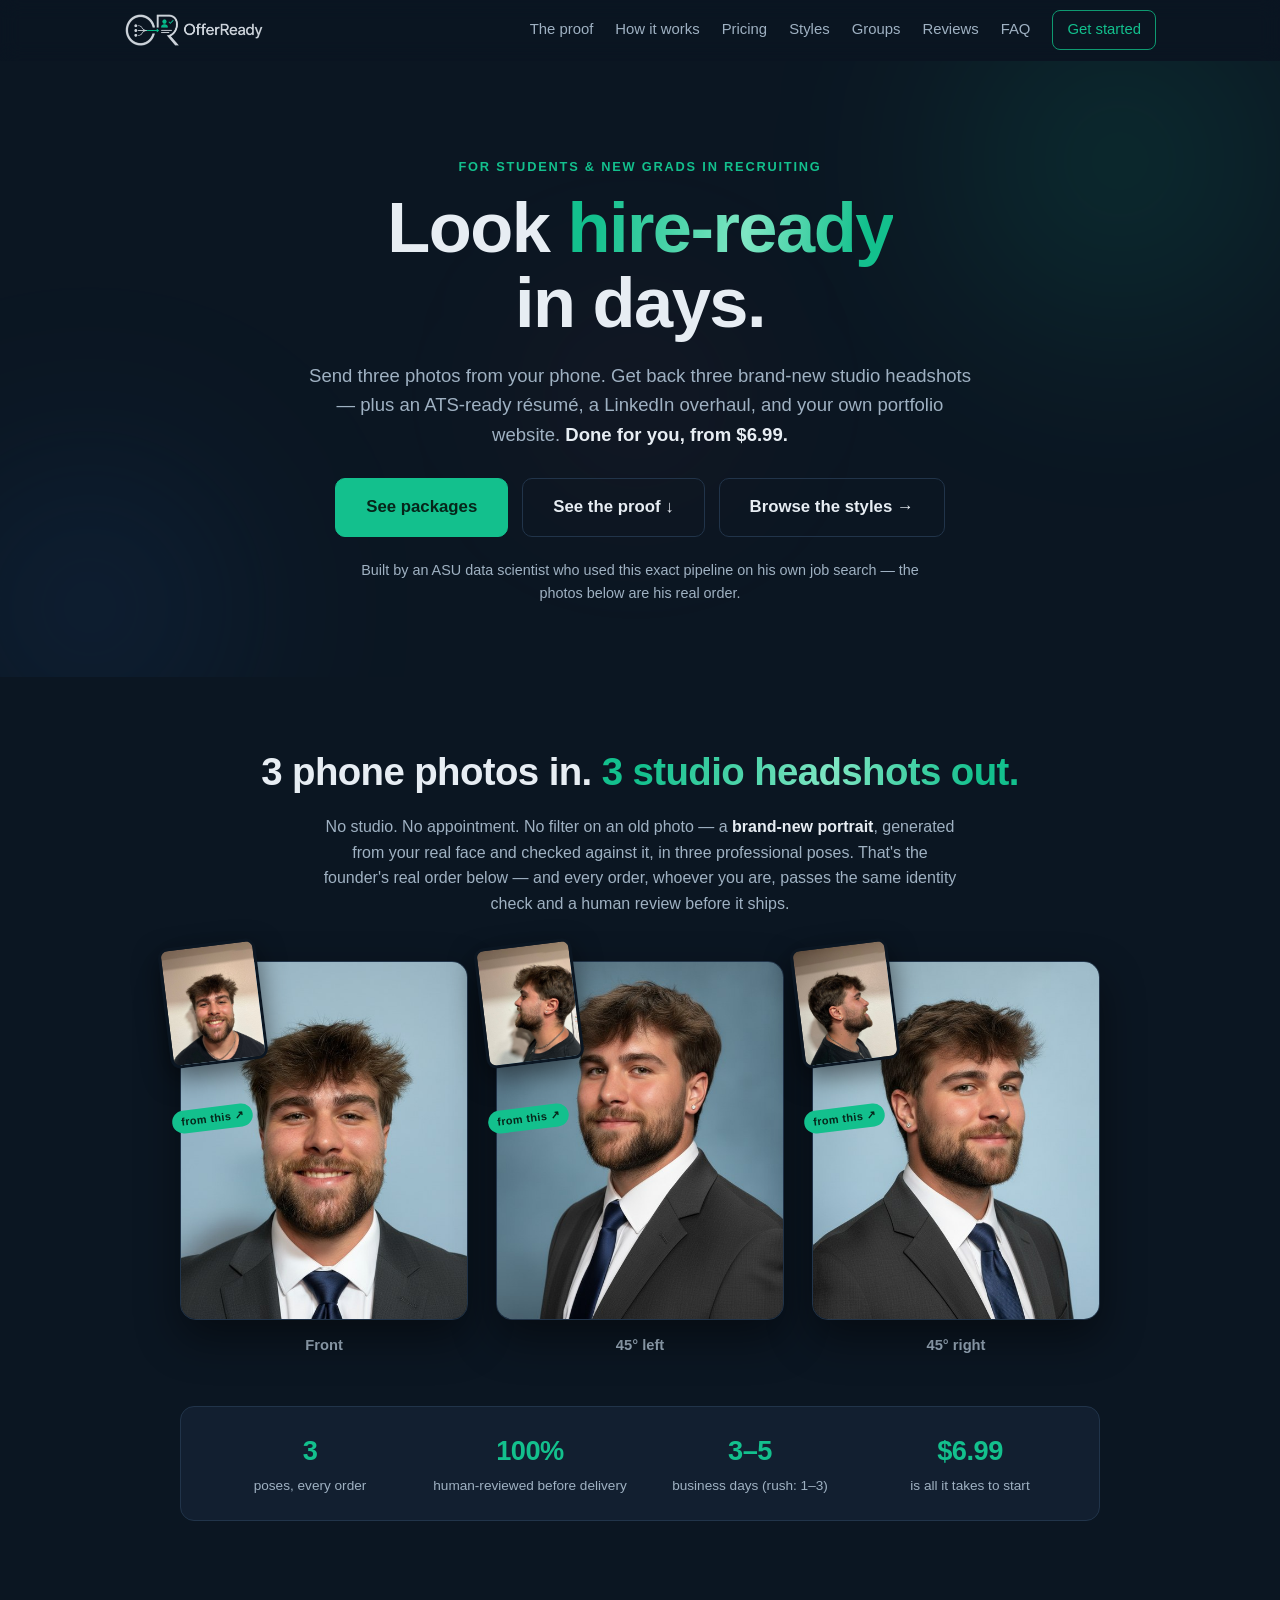
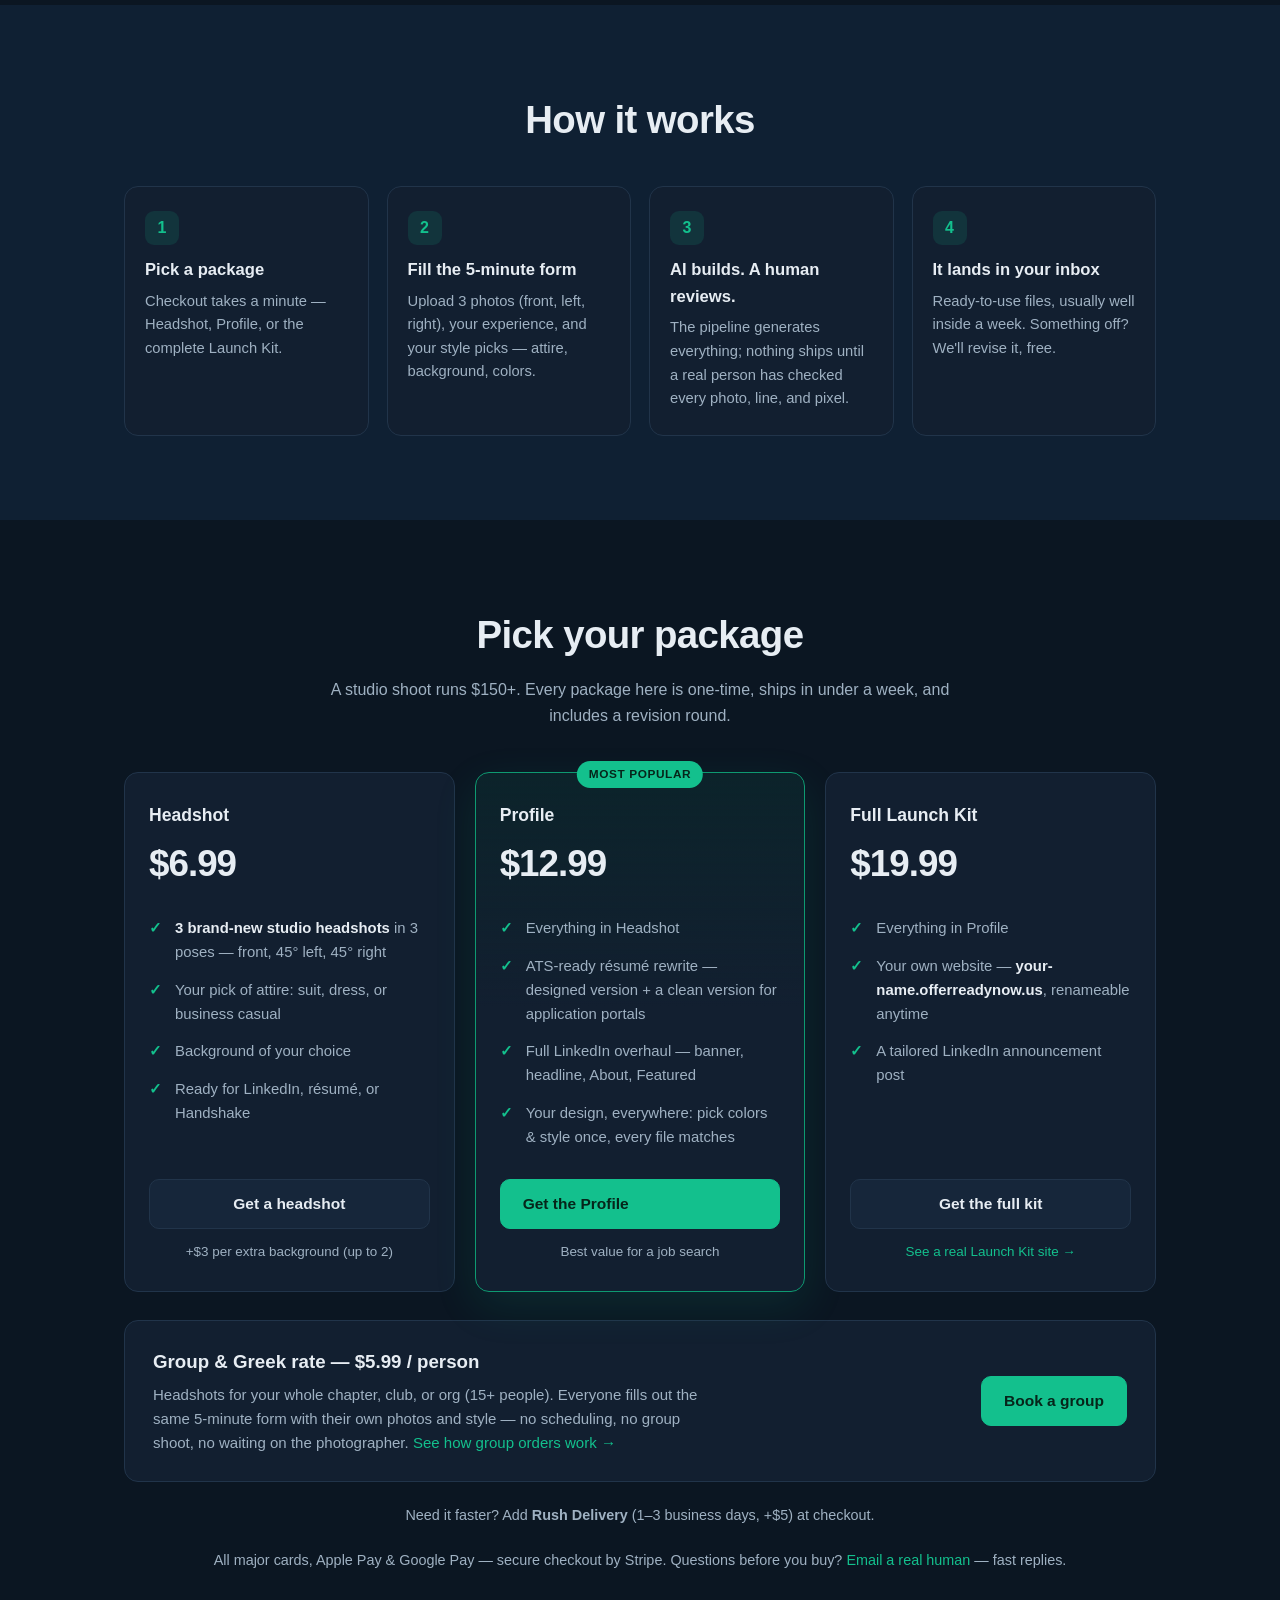
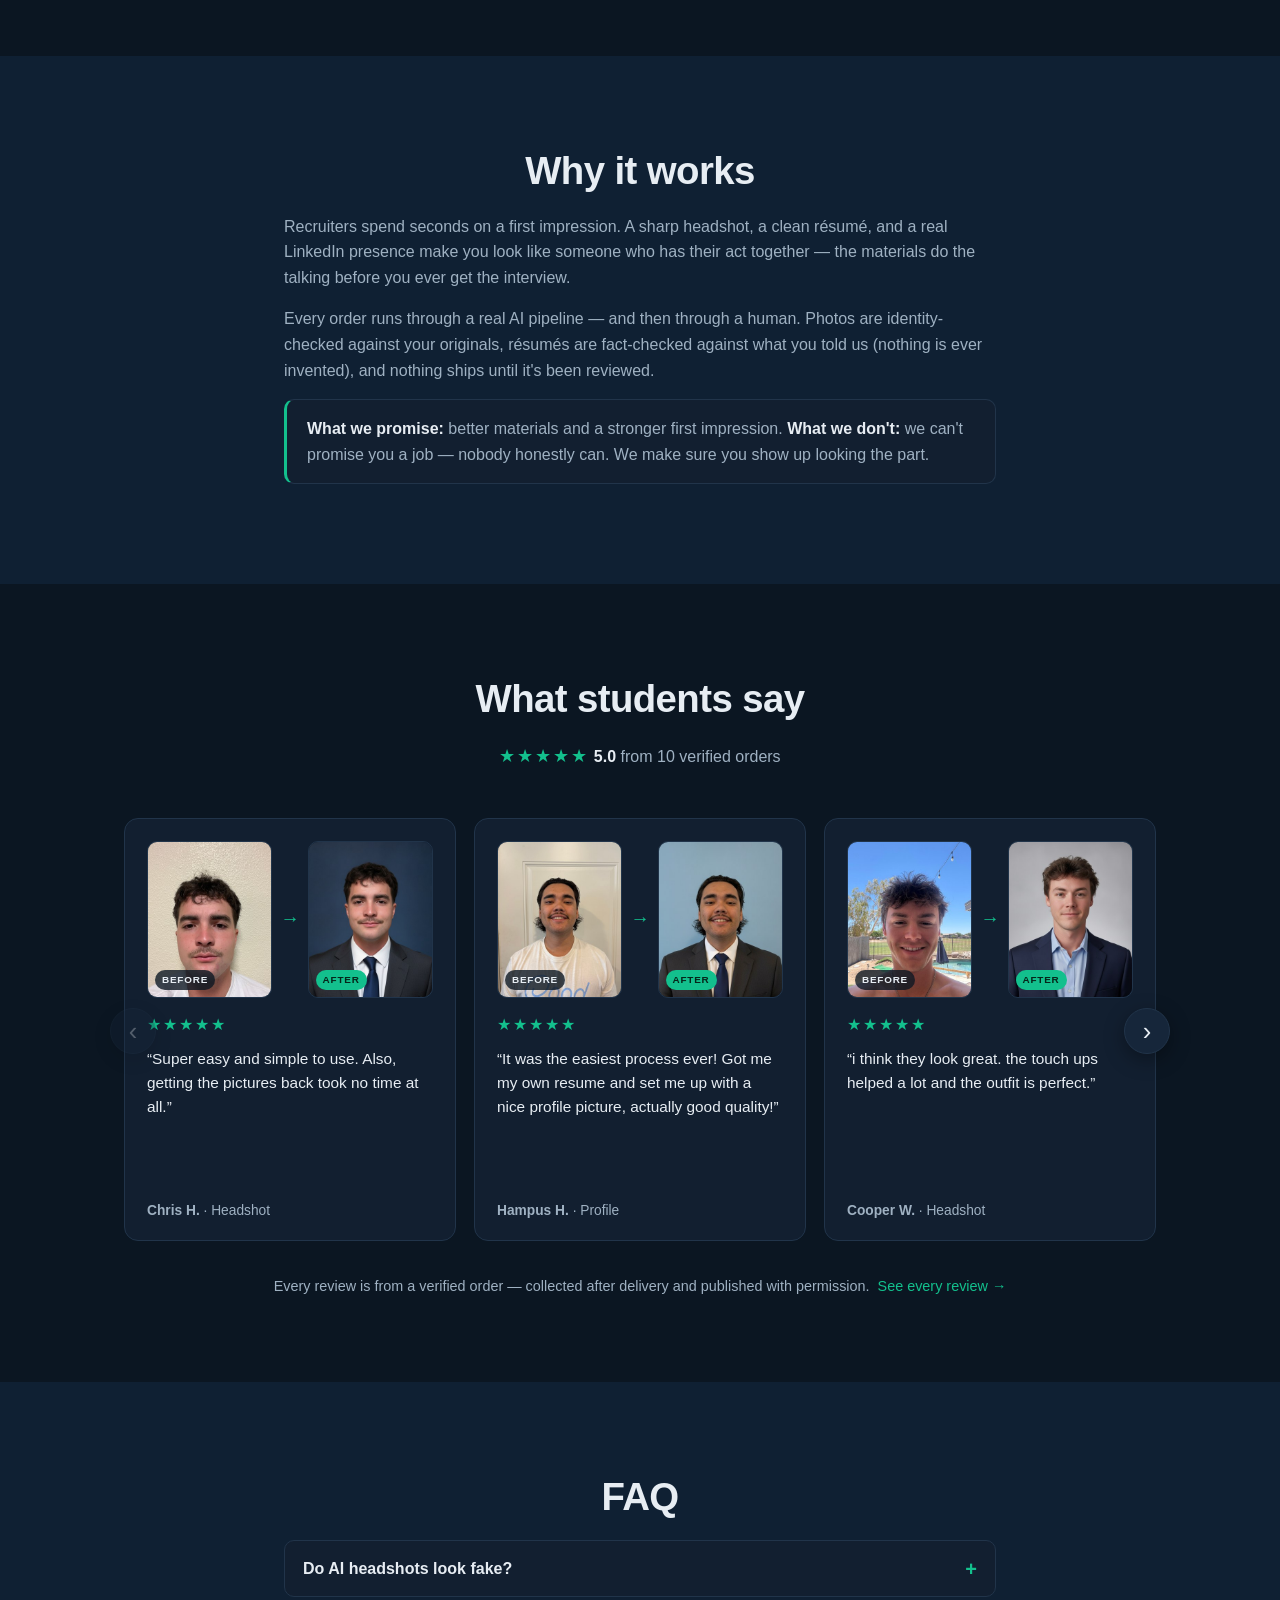
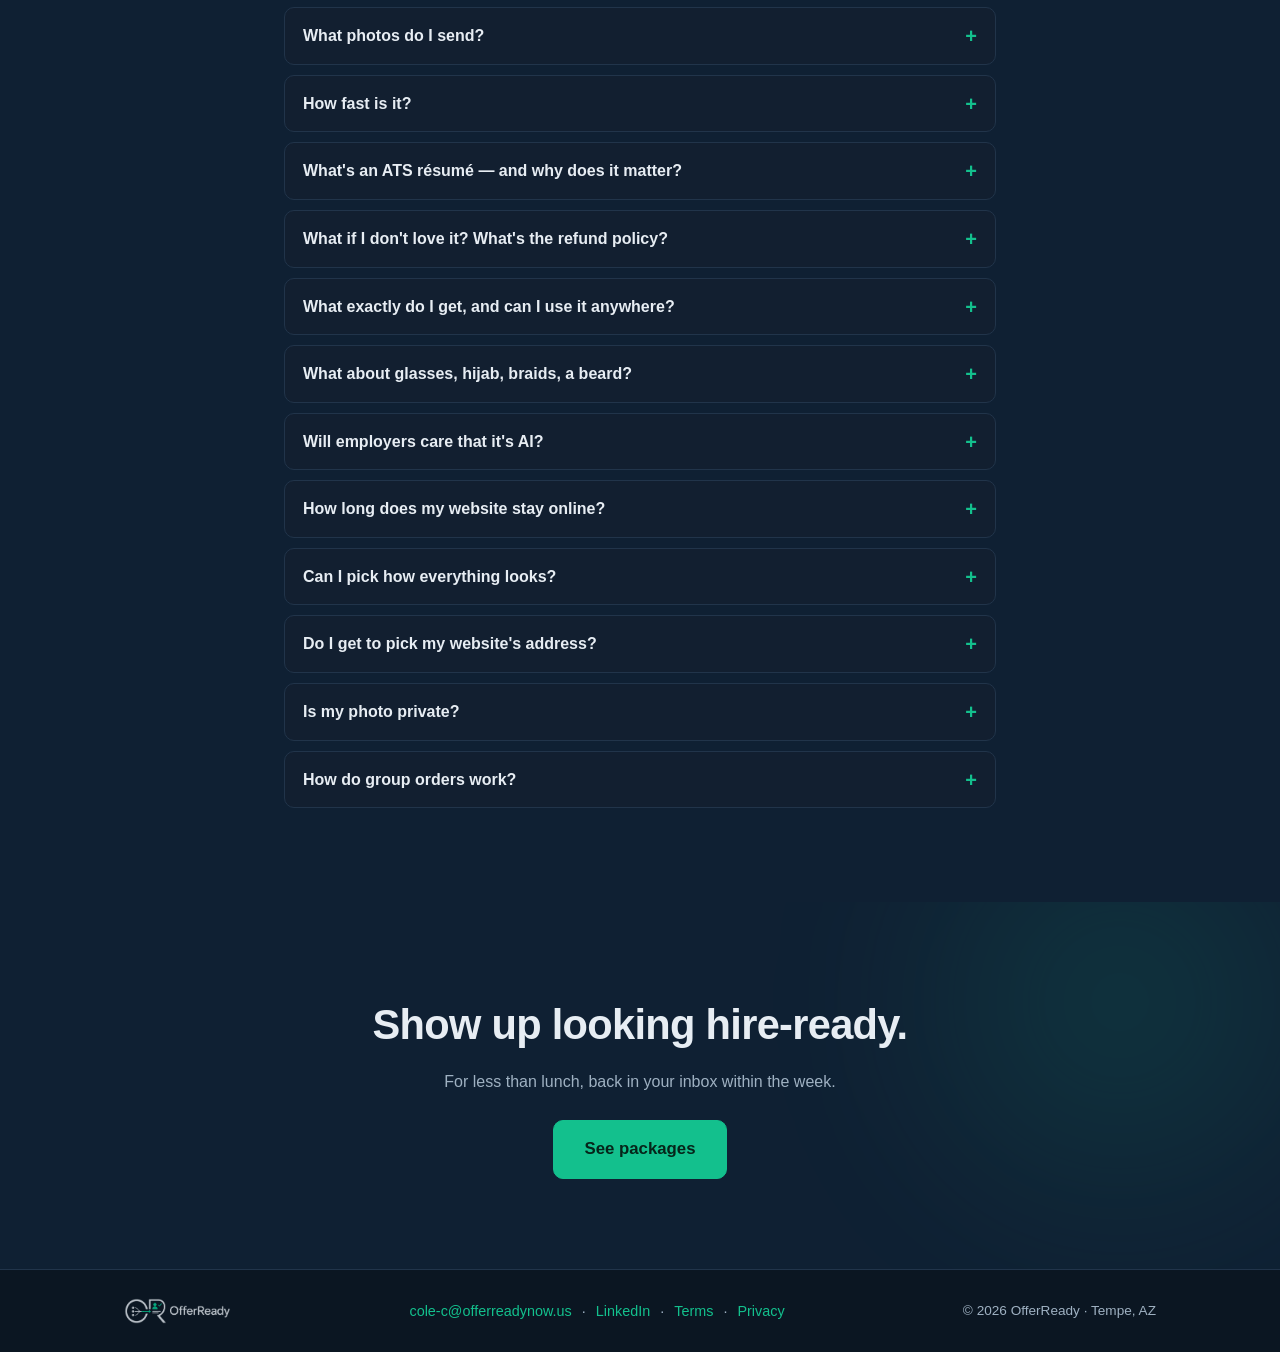
<file: index.html>
<!DOCTYPE html>
<html lang="en">
<head>
  <meta charset="UTF-8" />
  <meta name="viewport" content="width=device-width, initial-scale=1.0" />
  <title>OfferReady — Land the interview. Headshots, résumé, LinkedIn &amp; portfolio, AI-built in days.</title>
  <meta name="description" content="Send 3 phone photos, get 3 brand-new studio headshots — plus an ATS résumé, LinkedIn overhaul, and a hosted portfolio site. Done for you in 3–5 business days, from $6.99." />
  <meta property="og:title" content="OfferReady — 3 phone photos in. 3 studio headshots out." />
  <meta property="og:description" content="AI-built headshots, résumé, LinkedIn & portfolio in 3–5 business days. From $6.99." />
  <meta property="og:image" content="https://offerreadynow.us/assets/proof/og_card.png" />
  <meta property="og:url" content="https://offerreadynow.us/" />
  <meta property="og:type" content="website" />
  <meta name="twitter:card" content="summary_large_image" />
  <meta name="twitter:image" content="https://offerreadynow.us/assets/proof/og_card.png" />
  <link rel="canonical" href="https://offerreadynow.us/" />
  <link rel="icon" type="image/png" href="assets/favicon.png" />
  <link rel="stylesheet" href="style.css" />
</head>
<body>
  <header class="nav" id="nav">
    <div class="container nav-inner">
      <a href="#top" class="brand"><img src="assets/logo_dark.png" alt="OfferReady" /></a>
      <nav class="nav-links">
        <a href="#proof">The proof</a>
        <a href="#how">How it works</a>
        <a href="#pricing">Pricing</a>
        <a href="/styles/">Styles</a>
        <a href="/groups/">Groups</a>
        <a href="#reviews" id="nav-reviews" style="display:none">Reviews</a>
        <a href="#faq">FAQ</a>
        <a href="#pricing" class="nav-cta">Get started</a>
      </nav>
    </div>
  </header>

  <!-- HERO -->
  <section class="hero" id="top">
    <div class="aurora a1"></div><div class="aurora a2"></div><div class="aurora a3"></div>
    <div class="container hero-inner">
      <p class="eyebrow reveal">For students &amp; new grads in recruiting</p>
      <h1 class="reveal">Look <span class="grad-text">hire-ready</span><br/>in days.</h1>
      <p class="lede reveal">Send three photos from your phone. Get back three brand-new studio headshots — plus an ATS-ready résumé, a LinkedIn overhaul, and your own portfolio website. <strong>Done for you, from $6.99.</strong></p>
      <div class="cta-row reveal">
        <a href="#pricing" class="btn btn-primary btn-lg">See packages</a>
        <a href="#reviews" class="btn btn-ghost btn-lg">See the proof ↓</a>
        <a href="/styles/" class="btn btn-ghost btn-lg">Browse the styles →</a>
      </div>
      <p class="trust reveal">Built by an ASU data scientist who used this exact pipeline on his own job search — the photos below are his real order.</p>
    </div>
  </section>

  <!-- PROOF: 3 in, 3 out -->
  <section class="section proof" id="proof">
    <div class="container">
      <h2 class="reveal">3 phone photos in. <span class="grad-text">3 studio headshots out.</span></h2>
      <p class="section-sub reveal">No studio. No appointment. No filter on an old photo — a <strong>brand-new portrait</strong>, generated from your real face and checked against it, in three professional poses. That's the founder's real order below — and every order, whoever you are, passes the same identity check and a human review before it ships.</p>

      <div class="pairs">
        <figure class="pair reveal">
          <div class="after"><img src="assets/proof/after_1.jpg" alt="Generated studio headshot, facing forward" loading="lazy" />
            <img class="before" src="assets/proof/before_1.jpg" alt="Original phone photo, facing forward" loading="lazy" />
            <span class="from-chip">from this ↗</span>
          </div>
          <figcaption>Front</figcaption>
        </figure>
        <figure class="pair reveal">
          <div class="after"><img src="assets/proof/after_2.jpg" alt="Generated studio headshot, angled left" loading="lazy" />
            <img class="before" src="assets/proof/before_2.jpg" alt="Original phone photo, left profile" loading="lazy" />
            <span class="from-chip">from this ↗</span>
          </div>
          <figcaption>45° left</figcaption>
        </figure>
        <figure class="pair reveal">
          <div class="after"><img src="assets/proof/after_3.jpg" alt="Generated studio headshot, angled right" loading="lazy" />
            <img class="before" src="assets/proof/before_3.jpg" alt="Original phone photo, right profile" loading="lazy" />
            <span class="from-chip">from this ↗</span>
          </div>
          <figcaption>45° right</figcaption>
        </figure>
      </div>

      <div class="stat-band reveal">
        <div><strong>3</strong><span>poses, every order</span></div>
        <div><strong>100%</strong><span>human-reviewed before delivery</span></div>
        <div><strong>3–5</strong><span>business days (rush: 1–3)</span></div>
        <div><strong>$6.99</strong><span>is all it takes to start</span></div>
      </div>
    </div>
  </section>

  <!-- HOW IT WORKS -->
  <section class="section alt" id="how">
    <div class="container">
      <h2 class="reveal">How it works</h2>
      <div class="steps">
        <div class="step reveal"><span class="num">1</span><h3>Pick a package</h3><p>Checkout takes a minute — Headshot, Profile, or the complete Launch Kit.</p></div>
        <div class="step reveal"><span class="num">2</span><h3>Fill the 5-minute form</h3><p>Upload 3 photos (front, left, right), your experience, and your style picks — attire, background, colors.</p></div>
        <div class="step reveal"><span class="num">3</span><h3>AI builds. A human reviews.</h3><p>The pipeline generates everything; nothing ships until a real person has checked every photo, line, and pixel.</p></div>
        <div class="step reveal"><span class="num">4</span><h3>It lands in your inbox</h3><p>Ready-to-use files, usually well inside a week. Something off? We'll revise it, free.</p></div>
      </div>
    </div>
  </section>

  <!-- PRICING -->
  <section class="section" id="pricing">
    <div class="container">
      <h2 class="reveal">Pick your package</h2>
      <p class="section-sub reveal">A studio shoot runs $150+. Every package here is one-time, ships in under a week, and includes a revision round.</p>
      <div class="tiers">

        <div class="tier reveal">
          <h3>Headshot</h3>
          <div class="price">$6.99</div>
          <ul>
            <li><strong>3 brand-new studio headshots</strong> in 3 poses — front, 45° left, 45° right</li>
            <li>Your pick of attire: suit, dress, or business casual</li>
            <li>Background of your choice</li>
            <li>Ready for LinkedIn, résumé, or Handshake</li>
          </ul>
          <a href="https://buy.stripe.com/5kQfZhaCI4BLbZAaWE9Zm02" class="btn btn-tier" data-tier="headshot" data-goatcounter-click="buy-headshot">Get a headshot</a>
          <p class="addon">+$3 per extra background (up to 2)</p>
        </div>

        <div class="tier featured reveal">
          <div class="badge">Most popular</div>
          <h3>Profile</h3>
          <div class="price">$12.99</div>
          <ul>
            <li>Everything in Headshot</li>
            <li>ATS-ready résumé rewrite — designed version + a clean version for application portals</li>
            <li>Full LinkedIn overhaul — banner, headline, About, Featured</li>
            <li>Your design, everywhere: pick colors &amp; style once, every file matches</li>
          </ul>
          <a href="https://buy.stripe.com/dRmaEXbGM2tD9Rse8Q9Zm03" class="btn btn-primary" data-tier="profile" data-goatcounter-click="buy-profile">Get the Profile</a>
          <p class="addon">Best value for a job search</p>
        </div>

        <div class="tier reveal">
          <h3>Full Launch Kit</h3>
          <div class="price">$19.99</div>
          <ul>
            <li>Everything in Profile</li>
            <li>Your own website — <strong>your-name.offerreadynow.us</strong>, renameable anytime</li>
            <li>A tailored LinkedIn announcement post</li>
          </ul>
          <a href="https://buy.stripe.com/cNieVd6ms7NX0gSaWE9Zm00" class="btn btn-tier" data-tier="kit" data-goatcounter-click="buy-kit">Get the full kit</a>
          <p class="addon"><a href="https://cole-campbell.offerreadynow.us/" target="_blank" rel="noopener">See a real Launch Kit site →</a></p>
        </div>

      </div>

      <div class="group reveal">
        <div>
          <h3>Group &amp; Greek rate — $5.99 / person</h3>
          <p>Headshots for your whole chapter, club, or org (15+ people). Everyone fills out the same 5-minute form with their own photos and style — no scheduling, no group shoot, no waiting on the photographer. <a href="/groups/">See how group orders work →</a></p>
        </div>
        <a href="https://buy.stripe.com/8x2dR9h162tD4x89SA9Zm01" class="btn btn-primary" data-tier="group" data-goatcounter-click="buy-group">Book a group</a>
      </div>

      <p class="rush-note reveal">Need it faster? Add <strong>Rush Delivery</strong> (1–3 business days, +$5) at checkout.</p>
      <p class="rush-note reveal">All major cards, Apple Pay &amp; Google Pay — secure checkout by Stripe. Questions before you buy? <a href="mailto:cole-c@offerreadynow.us">Email a real human</a> — fast replies.</p>
    </div>
  </section>

  <!-- WHY -->
  <section class="section alt" id="why">
    <div class="container narrow">
      <h2 class="reveal">Why it works</h2>
      <p class="reveal">Recruiters spend seconds on a first impression. A sharp headshot, a clean résumé, and a real LinkedIn presence make you look like someone who has their act together — the materials do the talking before you ever get the interview.</p>
      <p class="reveal">Every order runs through a real AI pipeline — and then through a human. Photos are identity-checked against your originals, résumés are fact-checked against what you told us (nothing is ever invented), and nothing ships until it's been reviewed.</p>
      <p class="promise reveal"><strong>What we promise:</strong> better materials and a stronger first impression. <strong>What we don't:</strong> we can't promise you a job — nobody honestly can. We make sure you show up looking the part.</p>
    </div>
  </section>

  <!-- REVIEWS (appears automatically once reviews.json has entries) -->
  <section class="section" id="reviews" style="display:none">
    <div class="container">
      <h2 class="reveal in">What students say</h2>
      <p class="section-sub reveal in" id="reviews-sub"></p>
      <div class="reviews-carousel">
        <button class="rev-arrow" id="rev-prev" aria-label="Previous reviews" hidden>‹</button>
        <div class="reviews-track" id="reviews-grid"></div>
        <button class="rev-arrow" id="rev-next" aria-label="Next reviews" hidden>›</button>
      </div>
      <p class="rush-note">Every review is from a verified order — collected after delivery and published with permission.
      &nbsp;<a href="/reviews/">See every review →</a></p>
    </div>
  </section>

  <!-- FAQ -->
  <section class="section" id="faq">
    <div class="container narrow">
      <h2 class="reveal">FAQ</h2>
      <div class="faq reveal">
        <details><summary>Do AI headshots look fake?</summary><p>Scroll up — those are real results from a real order. We don't slap a filter on your photo; we generate a brand-new studio portrait from your three photos, then verify it against your real face before it ever reaches you. If it doesn't look like you, it doesn't ship.</p></details>
        <details><summary>What photos do I send?</summary><p>Three normal phone photos: one facing the camera, one from your left side, one from your right side. Shoulders up, decent lighting, face fully visible — no sunglasses or hats. The form walks you through it.</p></details>
        <details><summary>How fast is it?</summary><p>3–5 business days from when you submit the form. Need it sooner? Rush delivery (1–3 business days) is +$5.</p></details>
        <details><summary>What's an ATS résumé — and why does it matter?</summary><p>Most companies — and nearly all large ones — screen résumés with software called an <strong>Applicant Tracking System (ATS)</strong> before a human ever reads them. If yours isn't formatted so the ATS can parse it cleanly, it can get auto-filtered out no matter how qualified you are. Every Profile and Full Launch Kit includes <strong>two résumés</strong>: a clean, ATS-safe version that parses correctly in those systems and application portals, plus a designed version for the humans who read it next. Same content — both gates covered.</p></details>
        <details><summary>What if I don't love it? What's the refund policy?</summary><p>Every order includes one free revision round within 7 days of delivery — one reply listing all the tweaks you want, turned around in ~2 business days. Before production starts, you can cancel for a full refund, no questions. After delivery, if something genuinely doesn't meet the standard you see on this page and a revision can't fix it, we refund that item. Full details in our <a href="terms.html">Terms</a>.</p></details>
        <details><summary>What exactly do I get, and can I use it anywhere?</summary><p>Headshots as high-resolution PNGs (portrait-cropped, LinkedIn/print ready), résumés as two PDFs (a designed one for humans and a clean one for application portals), your LinkedIn banner as a PNG with copy-paste text, and your portfolio site live at its own address plus a zip of the files. Everything is <strong>yours</strong> — personal and commercial use, anywhere, forever.</p></details>
        <details><summary>What about glasses, hijab, braids, a beard?</summary><p>Kept, exactly as you wear them — the AI changes your background and attire, not who you are. Use the form's styling notes for specifics (glasses on or off, keep the beard, etc.). We never alter your identity: no slimming, no skin-tone changes, no "beautifying."</p></details>
        <details><summary>Will employers care that it's AI?</summary><p>These are brand-new portraits generated from your real photos and verified against your face — not filters and not anyone else's body. There's no watermark, and it's your photo to use like any studio shot. What recruiters notice is that you look sharp.</p></details>
        <details><summary>How long does my website stay online?</summary><p>Hosting is included for at least 12 months — and in practice for as long as OfferReady exists; we don't delete client sites. You also get a zip of the whole site that works on any host, and if hosting ever wound down you'd get 30 days' notice. Details in the <a href="terms.html">Terms</a>.</p></details>
        <details><summary>Can I pick how everything looks?</summary><p>Yes. The form lets you choose attire (suit, dress, or business casual), headshot background, a color theme, and overall style — and that one choice is applied consistently across your headshots, résumé, LinkedIn assets, and portfolio site.</p></details>
        <details><summary>Do I get to pick my website's address?</summary><p>Yes — Full Launch Kit sites live at their own address, like <code>jane-smith.offerreadynow.us</code>. Pick the name in the form, and rename it anytime after delivery, free.</p></details>
        <details><summary>Is my photo private?</summary><p>Yes. Your photos are used only to make your order, never shared, sold, or used in our marketing — and they're purged within 90 days of delivery (or the same day you ask). Full detail, including exactly which services touch your data, in our <a href="privacy.html">Privacy Policy</a>.</p></details>
        <details><summary>How do group orders work?</summary><p>One organizer (treasurer, exec board) pays once at the group link — 15+ people × $5.99. Then share our form link with your chapter: each member fills out a ~2-minute form with their own photos, background, and attire picks, plus your chapter name so we match them to your order. Everyone gets their own headshots by email. We reconcile submissions against the paid headcount, and <a href="mailto:cole-c@offerreadynow.us">email us first</a> if you want an invoice or have questions.</p></details>
      </div>
    </div>
  </section>

  <!-- FINAL CTA -->
  <section class="final-cta">
    <div class="aurora a1"></div>
    <div class="container center">
      <h2 class="reveal">Show up looking hire-ready.</h2>
      <p class="reveal">For less than lunch, back in your inbox within the week.</p>
      <a href="#pricing" class="btn btn-primary btn-lg reveal">See packages</a>
    </div>
  </section>

  <footer class="footer">
    <div class="container foot-inner">
      <span class="brand"><img src="assets/logo_dark.png" alt="OfferReady" /></span>
      <span class="foot-links">
        <a href="mailto:cole-c@offerreadynow.us">cole-c@offerreadynow.us</a>
        <span>·</span>
        <a href="https://www.linkedin.com/in/cole-campbell23" target="_blank" rel="noopener">LinkedIn</a>
        <span>·</span>
        <a href="terms.html">Terms</a>
        <span>·</span>
        <a href="privacy.html">Privacy</a>
      </span>
      <span class="foot-note">© <span id="year"></span> OfferReady · Tempe, AZ</span>
    </div>
  </footer>

  <script>
    document.getElementById('year').textContent = new Date().getFullYear();
    addEventListener('scroll', () => document.getElementById('nav').classList.toggle('scrolled', scrollY > 10), {passive:true});
    fetch('reviews.json?t=' + Date.now()).then(r => r.ok ? r.json() : []).then(rs => {
      if (!Array.isArray(rs) || !rs.length) return;
      const esc = t => { const d = document.createElement('div'); d.textContent = t; return d.innerHTML; };
      const stars = n => '<span class="stars">' + '★'.repeat(n) + '<span class="stars-off">' + '★'.repeat(5 - n) + '</span></span>';
      const avg = (rs.reduce((a, r) => a + r.stars, 0) / rs.length).toFixed(1);
      document.getElementById('reviews-sub').innerHTML =
        stars(Math.round(avg)) + ' <strong>' + avg + '</strong> from ' + rs.length +
        ' verified order' + (rs.length > 1 ? 's' : '');
      const ba = r => (r.before && r.after)
        ? '<div class="ba-pair">' +
            '<figure><img src="' + esc(r.before) + '" alt="before" loading="lazy"><figcaption>before</figcaption></figure>' +
            '<span class="ba-arrow">→</span>' +
            '<figure><img src="' + esc(r.after) + '" alt="after" loading="lazy"><figcaption>after</figcaption></figure>' +
          '</div>' : '';
      const track = document.getElementById('reviews-grid');
      track.innerHTML = rs.slice(0, 15).map(r =>
        '<figure class="review-card' + (r.before && r.after ? ' has-ba' : '') + '">' + ba(r) + stars(r.stars) +
        '<blockquote>“' + esc(r.quote) + '”</blockquote>' +
        '<figcaption><strong>' + esc(r.name) + '</strong> · ' + esc(r.detail) + '</figcaption></figure>'
      ).join('');
      document.getElementById('reviews').style.display = '';
      document.getElementById('nav-reviews').style.display = '';
      document.getElementById('faq').classList.add('alt');

      // carousel: page through ~3 cards at a time; arrows hide if everything fits
      const prev = document.getElementById('rev-prev'), next = document.getElementById('rev-next');
      const overflow = () => track.scrollWidth > track.clientWidth + 4;
      const sync = () => {
        const has = overflow();
        prev.hidden = next.hidden = !has;
        if (has) {
          prev.classList.toggle('off', track.scrollLeft < 4);
          next.classList.toggle('off', track.scrollLeft + track.clientWidth >= track.scrollWidth - 4);
        }
      };
      prev.onclick = () => track.scrollBy({ left: -track.clientWidth, behavior: 'smooth' });
      next.onclick = () => track.scrollBy({ left: track.clientWidth, behavior: 'smooth' });
      track.addEventListener('scroll', sync, { passive: true });
      addEventListener('resize', sync);
      sync();
    }).catch(() => {
      // reviews.json unreachable — still give visitors a path to the review archive
      const nv = document.getElementById('nav-reviews');
      nv.href = '/reviews/'; nv.style.display = '';
    });
    const io = new IntersectionObserver(es => es.forEach(e => {
      if (e.isIntersecting) { e.target.classList.add('in'); io.unobserve(e.target); }
    }), {threshold: 0.12});
    document.querySelectorAll('.reveal').forEach(el => io.observe(el));
  </script>
  <!-- privacy-friendly analytics (GoatCounter) — pageviews + data-goatcounter-click events -->
  <script data-goatcounter="https://offerready.goatcounter.com/count" async src="//gc.zgo.at/count.js"></script>
</body>
</html>
</file>
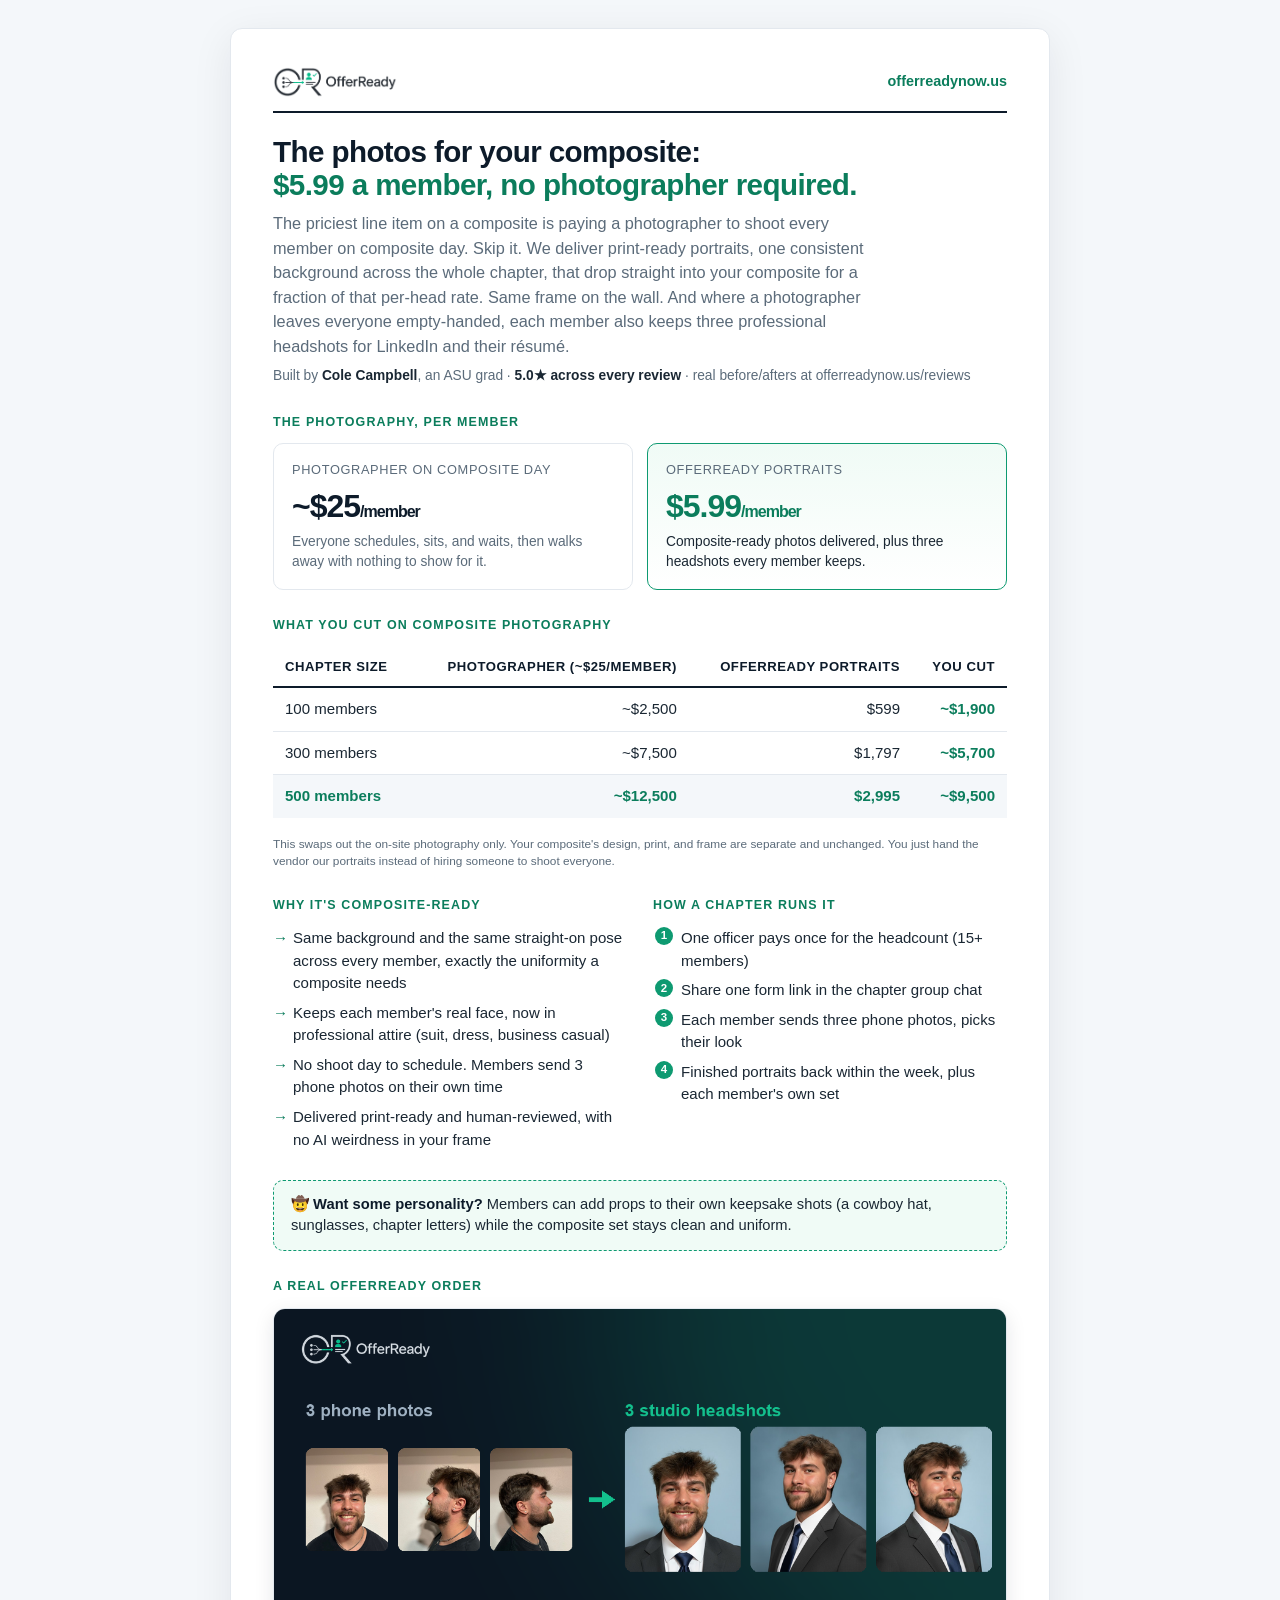
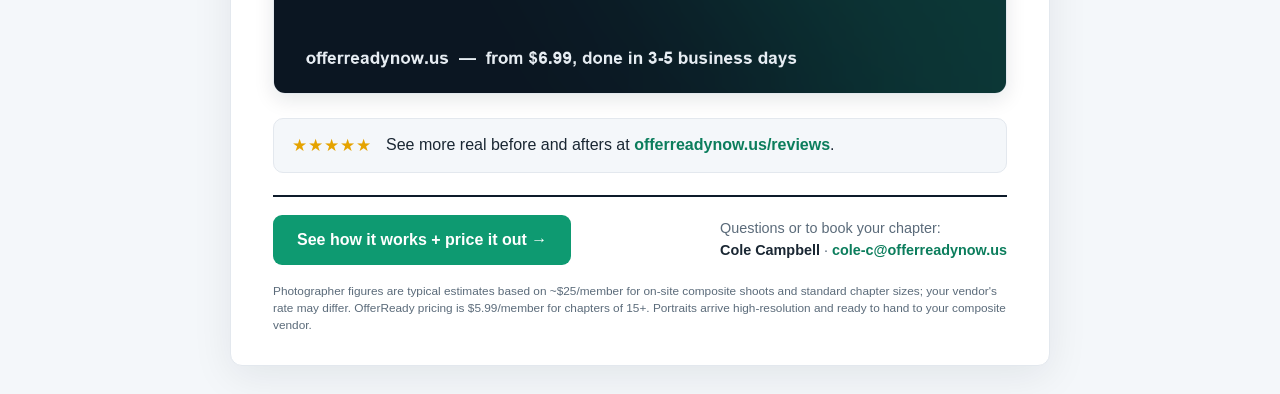
<file: chapters/index.html>
<!DOCTYPE html>
<html lang="en">
<head>
<meta charset="utf-8">
<meta name="viewport" content="width=device-width, initial-scale=1">
<title>Composite photos for your chapter · OfferReady</title>
<meta name="description" content="Supply the portraits for your composite for $5.99 a member. Skip the photographer on composite day, keep the composite on your wall, and every member walks away with their own professional headshots too.">
<meta property="og:title" content="The photos for your composite: $5.99/member, photographer not required">
<meta property="og:description" content="Provide OfferReady portraits for your composite: one consistent background, print-ready, at a fraction of what a photographer charges, and every member keeps their own headshots.">
<meta property="og:image" content="https://offerreadynow.us/assets/order-example.png">
<meta property="og:url" content="https://offerreadynow.us/chapters/">
<meta property="og:type" content="website">
<meta name="twitter:card" content="summary_large_image">
<link rel="canonical" href="https://offerreadynow.us/chapters/">
<link rel="icon" href="../assets/favicon.png">
<style>
  :root{
    --navy:#0d1b2a; --navy-2:#13263b; --green:#0e9a71; --green-dk:#0b7d5c;
    --ink:#1a2733; --muted:#5b6b7a; --line:#e3e8ee; --paper:#fff; --wash:#f4f7fa;
    --sans:-apple-system,BlinkMacSystemFont,"Segoe UI",Roboto,Helvetica,Arial,sans-serif;
  }
  *{box-sizing:border-box;margin:0;padding:0}
  body{background:var(--wash);color:var(--ink);font-family:var(--sans);line-height:1.5;
    -webkit-font-smoothing:antialiased;padding:28px 16px}
  .sheet{max-width:820px;margin:0 auto;background:var(--paper);border:1px solid var(--line);
    border-radius:12px;padding:38px 42px 30px;box-shadow:0 10px 40px rgba(13,27,42,.08)}

  .top{display:flex;align-items:center;justify-content:space-between;border-bottom:2px solid var(--navy);
    padding-bottom:14px;margin-bottom:22px}
  .top .brand{display:flex;align-items:center;gap:10px}
  .top .brand img{height:30px}
  .top .brand b{font-size:1.15rem;color:var(--navy);letter-spacing:-.3px}
  .top .site{color:var(--green-dk);font-weight:700;font-size:.9rem}

  h1{font-size:1.85rem;line-height:1.12;letter-spacing:-.6px;color:var(--navy);margin-bottom:10px}
  h1 .g{color:var(--green-dk)}
  .lede{color:var(--muted);font-size:1.02rem;max-width:66ch;margin-bottom:8px}
  .by{color:var(--muted);font-size:.86rem;margin-bottom:24px}
  .by b{color:var(--ink)}

  h2{font-size:.78rem;text-transform:uppercase;letter-spacing:.09em;color:var(--green-dk);
    margin:26px 0 12px;font-weight:800}

  /* per-member hero contrast */
  .contrast{display:grid;grid-template-columns:1fr 1fr;gap:14px;margin-bottom:6px}
  .cbox{border:1px solid var(--line);border-radius:10px;padding:16px 18px}
  .cbox.win{border-color:var(--green);background:linear-gradient(180deg,#f0fbf6,#fff)}
  .cbox .k{font-size:.8rem;color:var(--muted);text-transform:uppercase;letter-spacing:.05em}
  .cbox .v{font-size:2rem;font-weight:800;color:var(--navy);letter-spacing:-1px;margin:2px 0}
  .cbox.win .v{color:var(--green-dk)}
  .cbox .d{font-size:.86rem;color:var(--muted)}
  .cbox.win .d{color:var(--ink)}

  table{width:100%;border-collapse:collapse;margin-top:6px;font-size:.94rem}
  th,td{text-align:right;padding:10px 12px;border-bottom:1px solid var(--line)}
  th:first-child,td:first-child{text-align:left}
  thead th{color:var(--navy);font-size:.82rem;text-transform:uppercase;letter-spacing:.04em;
    border-bottom:2px solid var(--navy)}
  tbody tr:last-child{background:var(--wash)}
  tbody tr:last-child td{font-weight:800;color:var(--green-dk);border-bottom:0}
  td .note{color:var(--muted);font-weight:400;font-size:.8rem}
  .cut{color:var(--green-dk);font-weight:700}

  .cols{display:grid;grid-template-columns:1fr 1fr;gap:26px}
  ul{list-style:none;margin-top:4px}
  ul li{position:relative;padding-left:20px;margin-bottom:7px;font-size:.94rem}
  ul li::before{content:"→";position:absolute;left:0;color:var(--green-dk);font-weight:800}
  ol{margin:4px 0 0 2px;padding:0;counter-reset:s;list-style:none}
  ol li{position:relative;padding-left:26px;margin-bottom:7px;font-size:.94rem;counter-increment:s}
  ol li::before{content:counter(s);position:absolute;left:0;top:0;width:18px;height:18px;
    background:var(--green);color:#fff;border-radius:50%;font-size:.72rem;font-weight:800;
    display:flex;align-items:center;justify-content:center}

  .proof{display:flex;align-items:center;gap:14px;background:var(--wash);border:1px solid var(--line);
    border-radius:10px;padding:14px 18px;margin-top:24px;flex-wrap:wrap}
  .proof .stars{color:#e5a300;font-size:1.05rem;letter-spacing:1px}
  .proof b{color:var(--navy)}
  .proof a{color:var(--green-dk);font-weight:700;text-decoration:none}

  .cta{margin-top:22px;border-top:2px solid var(--navy);padding-top:18px;display:flex;
    align-items:center;justify-content:space-between;gap:16px;flex-wrap:wrap}
  .cta .book{background:var(--green);color:#fff;text-decoration:none;font-weight:800;
    padding:13px 24px;border-radius:9px;font-size:1rem}
  .cta .contact{font-size:.9rem;color:var(--muted)}
  .cta .contact b{color:var(--ink)}
  .cta .contact a{color:var(--green-dk);text-decoration:none;font-weight:700}

  .fine{color:var(--muted);font-size:.74rem;margin-top:18px;line-height:1.45}

  .fun{margin-top:22px;border:1px dashed var(--green);background:#f0fbf6;border-radius:10px;
    padding:13px 17px;font-size:.92rem;color:var(--ink);line-height:1.45}
  .fun b{color:var(--navy)}

  .showcase{margin-top:4px;border-radius:12px;overflow:hidden;border:1px solid var(--line);
    box-shadow:0 6px 20px rgba(13,27,42,.10)}
  .showcase img{display:block;width:100%;height:auto}

  @media(max-width:620px){.contrast,.cols{grid-template-columns:1fr}.sheet{padding:26px 22px}}
  @media print{
    body{background:#fff;padding:0}
    .sheet{box-shadow:none;border:0;border-radius:0;max-width:100%;padding:0.4in 0.5in}
    .cta .book{border:1.5px solid var(--green-dk)}
    a{text-decoration:none}
  }
</style>
</head>
<body>
<div class="sheet">

  <div class="top">
    <span class="brand"><img src="../assets/logo.png" alt="OfferReady"></span>
    <span class="site">offerreadynow.us</span>
  </div>

  <h1>The photos for your composite:<br><span class="g">$5.99 a member, no photographer required.</span></h1>
  <p class="lede">The priciest line item on a composite is paying a photographer to shoot every member on composite day. Skip it. We deliver print-ready portraits, one consistent background across the whole chapter, that drop straight into your composite for a fraction of that per-head rate. Same frame on the wall. And where a photographer leaves everyone empty-handed, each member also keeps three professional headshots for LinkedIn and their résumé.</p>
  <p class="by">Built by <b>Cole Campbell</b>, an ASU grad · <b>5.0★ across every review</b> · real before/afters at offerreadynow.us/reviews</p>

  <h2>The photography, per member</h2>
  <div class="contrast">
    <div class="cbox">
      <div class="k">Photographer on composite day</div>
      <div class="v">~$25<span style="font-size:1rem;font-weight:600">/member</span></div>
      <div class="d">Everyone schedules, sits, and waits, then walks away with nothing to show for it.</div>
    </div>
    <div class="cbox win">
      <div class="k">OfferReady portraits</div>
      <div class="v">$5.99<span style="font-size:1rem;font-weight:600">/member</span></div>
      <div class="d">Composite-ready photos delivered, plus three headshots every member keeps.</div>
    </div>
  </div>

  <h2>What you cut on composite photography</h2>
  <table>
    <thead>
      <tr><th>Chapter size</th><th>Photographer <span class="note">(~$25/member)</span></th><th>OfferReady portraits</th><th>You cut</th></tr>
    </thead>
    <tbody>
      <tr><td>100 members</td><td>~$2,500</td><td>$599</td><td class="cut">~$1,900</td></tr>
      <tr><td>300 members</td><td>~$7,500</td><td>$1,797</td><td class="cut">~$5,700</td></tr>
      <tr><td>500 members</td><td>~$12,500</td><td>$2,995</td><td class="cut">~$9,500</td></tr>
    </tbody>
  </table>
  <p class="fine">This swaps out the on-site photography only. Your composite's design, print, and frame are separate and unchanged. You just hand the vendor our portraits instead of hiring someone to shoot everyone.</p>

  <div class="cols">
    <div>
      <h2>Why it's composite-ready</h2>
      <ul>
        <li>Same background and the same straight-on pose across every member, exactly the uniformity a composite needs</li>
        <li>Keeps each member's real face, now in professional attire (suit, dress, business casual)</li>
        <li>No shoot day to schedule. Members send 3 phone photos on their own time</li>
        <li>Delivered print-ready and human-reviewed, with no AI weirdness in your frame</li>
      </ul>
    </div>
    <div>
      <h2>How a chapter runs it</h2>
      <ol>
        <li>One officer pays once for the headcount (15+ members)</li>
        <li>Share one form link in the chapter group chat</li>
        <li>Each member sends three phone photos, picks their look</li>
        <li>Finished portraits back within the week, plus each member's own set</li>
      </ol>
    </div>
  </div>

  <div class="fun">🤠 <b>Want some personality?</b> Members can add props to their own keepsake shots (a cowboy hat, sunglasses, chapter letters) while the composite set stays clean and uniform.</div>

  <h2>A real OfferReady order</h2>
  <div class="showcase">
    <img src="../assets/order-example.png" alt="Three phone photos turned into three studio headshots">
  </div>
  <div class="proof">
    <span class="stars">★★★★★</span>
    <span>See more real before and afters at <a href="https://offerreadynow.us/reviews/">offerreadynow.us/reviews</a>.</span>
  </div>

  <div class="cta">
    <a class="book" href="https://offerreadynow.us/groups/">See how it works + price it out →</a>
    <span class="contact">Questions or to book your chapter:<br><b>Cole Campbell</b> · <a href="mailto:cole-c@offerreadynow.us">cole-c@offerreadynow.us</a></span>
  </div>

  <p class="fine">Photographer figures are typical estimates based on ~$25/member for on-site composite shoots and standard chapter sizes; your vendor's rate may differ. OfferReady pricing is $5.99/member for chapters of 15+. Portraits arrive high-resolution and ready to hand to your composite vendor.</p>

</div>
</body>
</html>
</file>
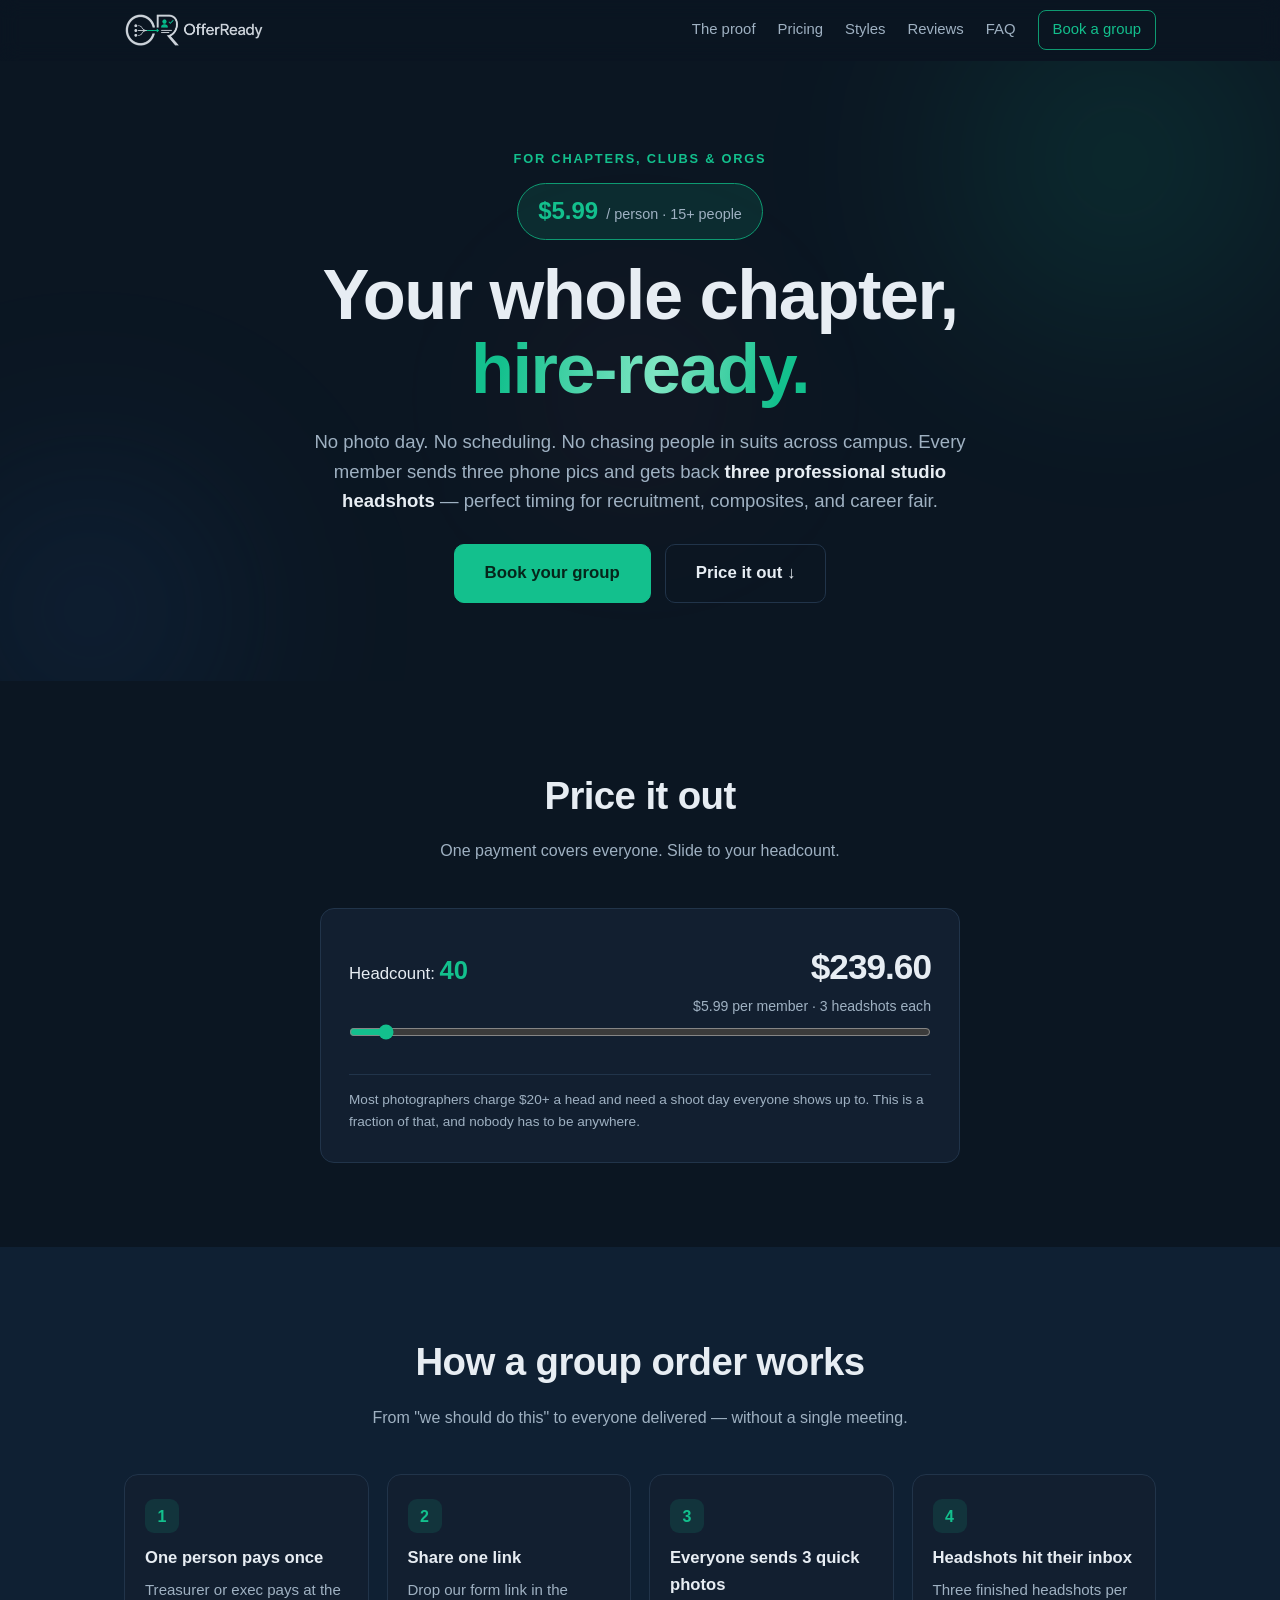
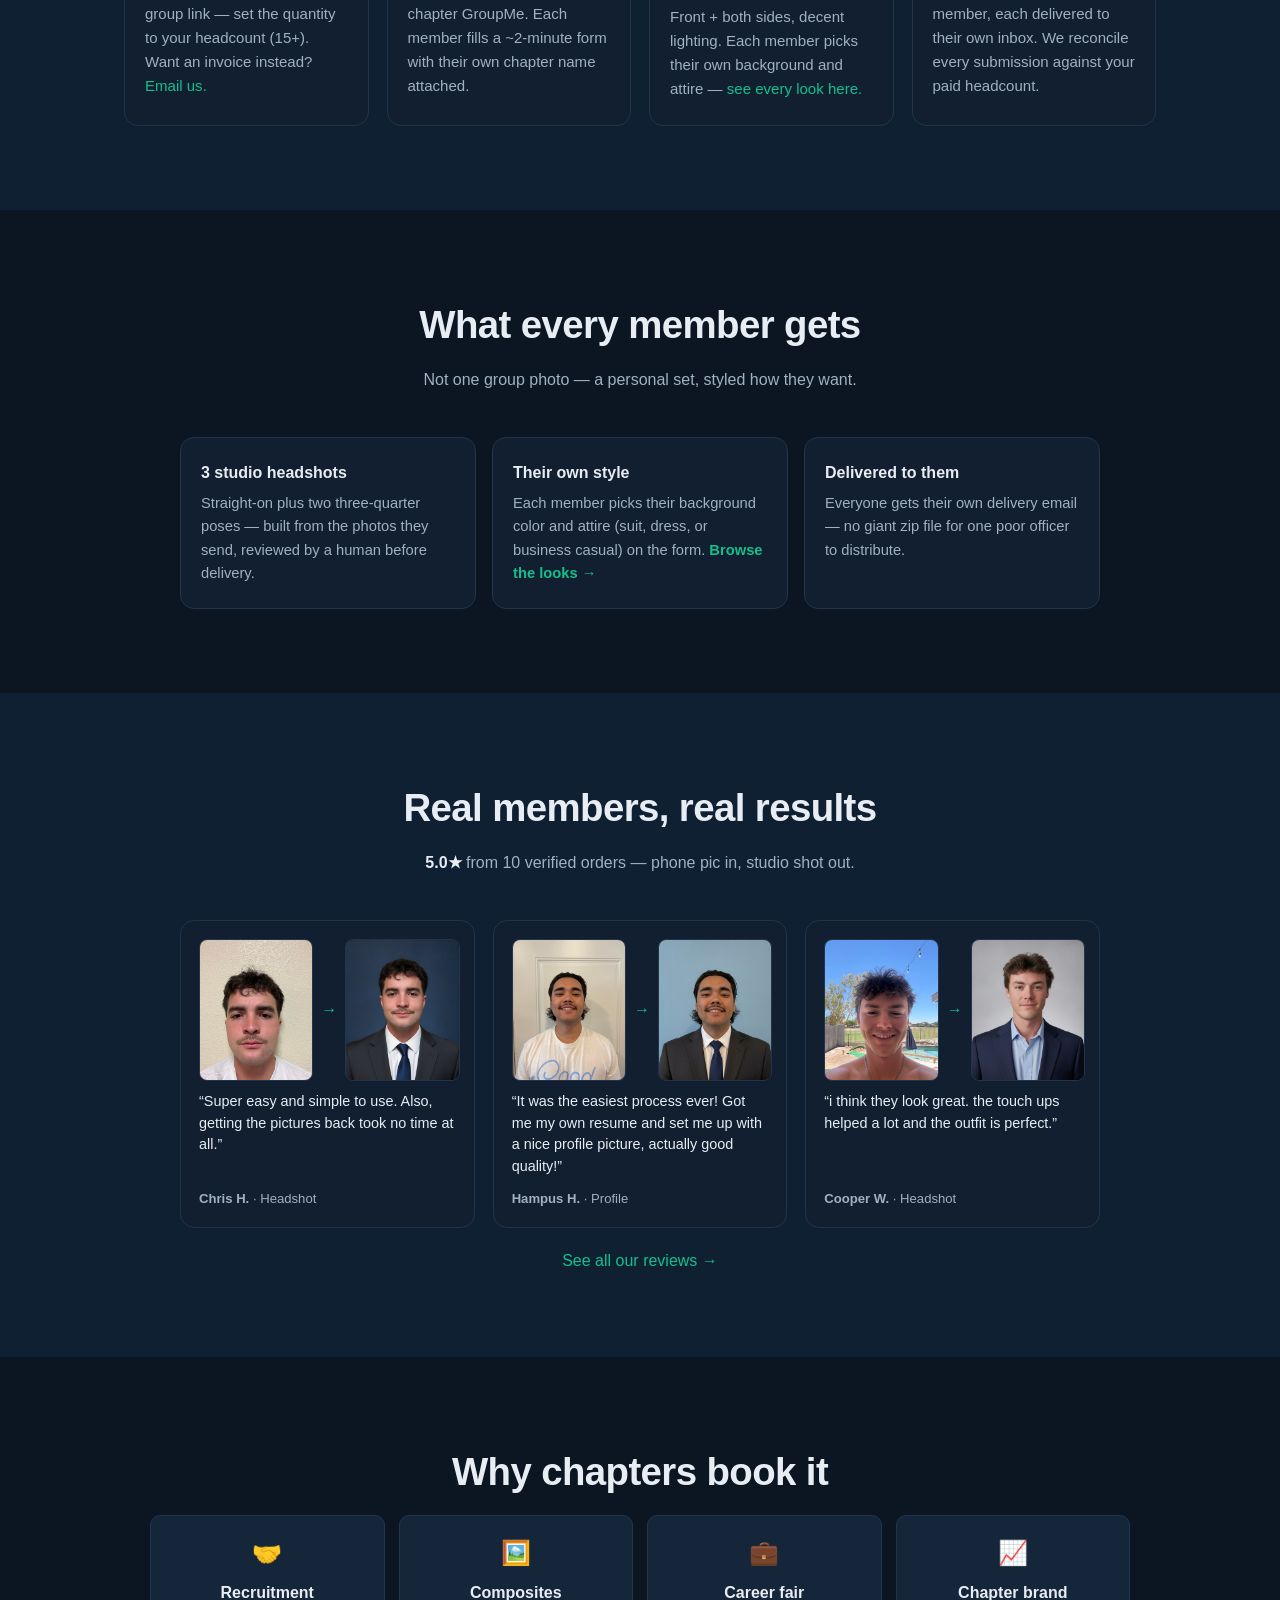
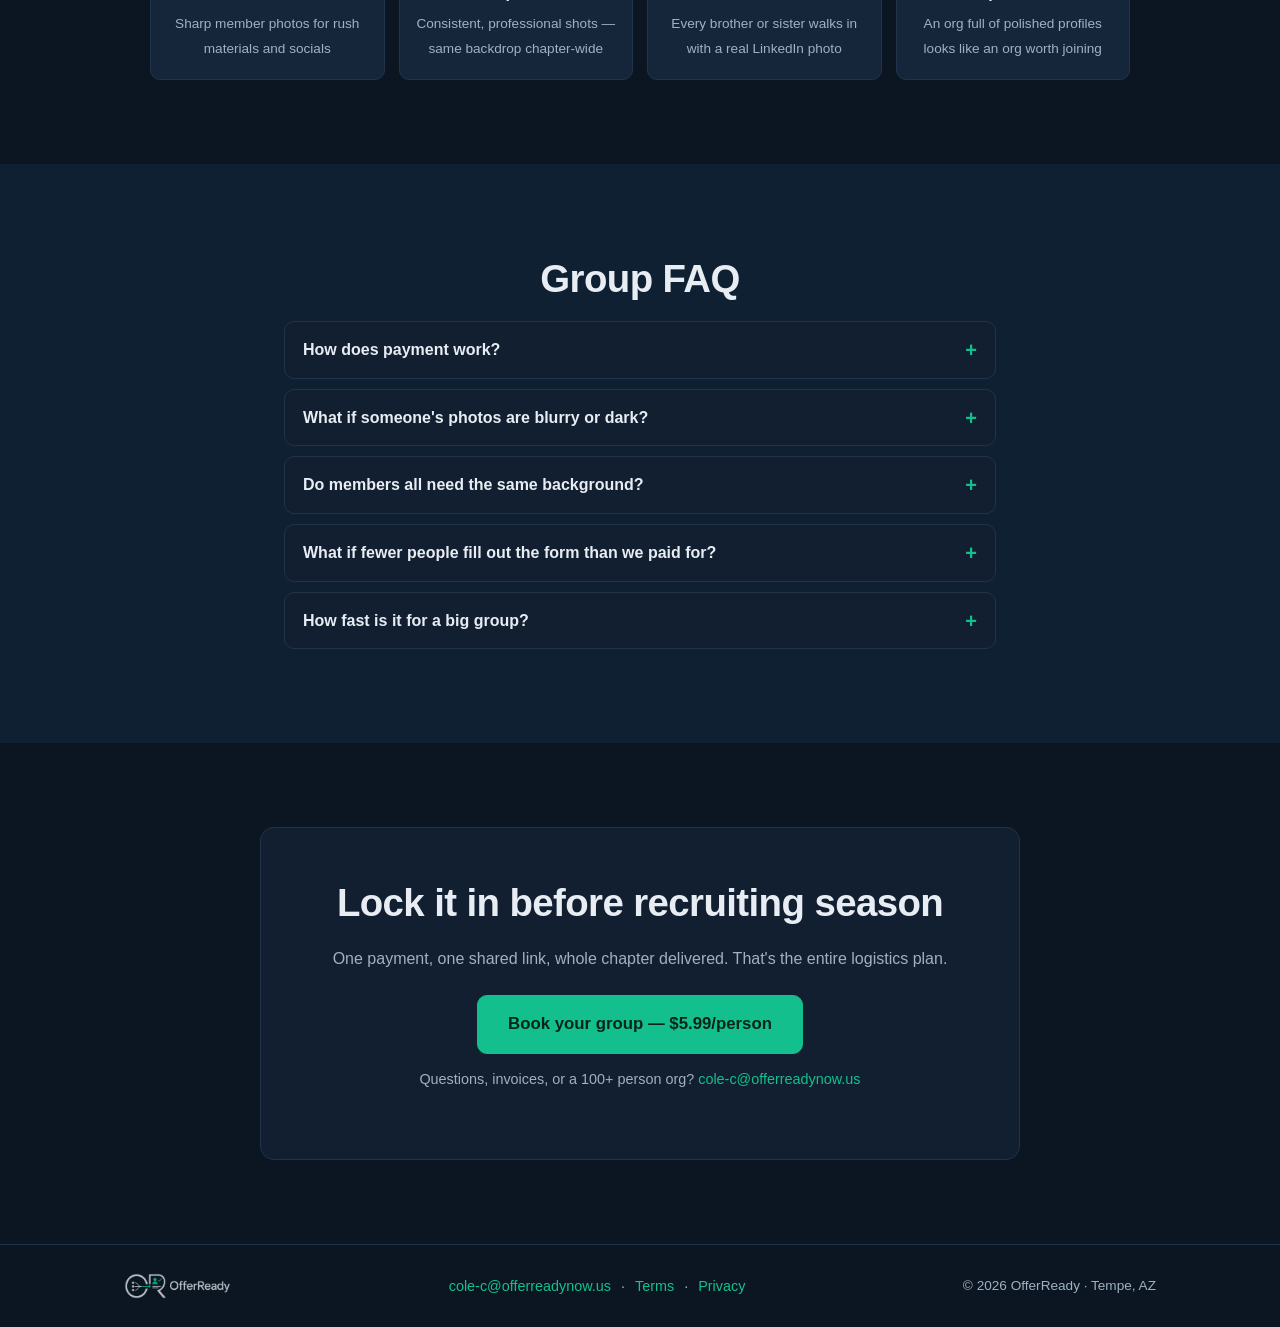
<file: groups/index.html>
<!DOCTYPE html>
<html lang="en">
<head>
<meta charset="utf-8">
<meta name="viewport" content="width=device-width, initial-scale=1">
<title>Group &amp; Greek headshots — OfferReady</title>
<meta name="description" content="Professional headshots for your whole chapter, club, or org — $5.99 a person, no photo day, no scheduling. Everyone submits phone pics, everyone gets studio headshots.">
<meta property="og:title" content="Group & Greek headshots — $5.99 a person, no photo day">
<meta property="og:description" content="Professional headshots for your whole chapter, club, or org (15+). Everyone sends phone pics, everyone gets 3 studio headshots — no scheduling.">
<meta property="og:image" content="https://offerreadynow.us/assets/og-card.png">
<meta property="og:url" content="https://offerreadynow.us/groups/">
<meta property="og:type" content="website">
<meta name="twitter:card" content="summary_large_image">
<meta name="twitter:image" content="https://offerreadynow.us/assets/og-card.png">
<link rel="canonical" href="https://offerreadynow.us/groups/">
<link rel="icon" href="../assets/favicon.png">
<link rel="stylesheet" href="../style.css">
<style>
/* ===== Groups page — same design system as the landing ===== */
.grp-hero{padding:88px 0 56px}
.price-tag{display:inline-flex;align-items:baseline;gap:8px;background:var(--green-soft);border:1px solid var(--green-dim);border-radius:999px;padding:8px 20px;margin-bottom:18px}
.price-tag b{color:var(--green);font-size:1.5rem}
.price-tag span{color:var(--muted);font-size:.9rem}

/* calculator */
.calc{background:var(--panel);border:1px solid var(--border);border-radius:var(--radius);padding:30px 28px;max-width:640px;margin:0 auto}
.calc h3{margin-bottom:6px}
.calc .sub{color:var(--muted);font-size:.92rem;margin-bottom:22px}
.calc input[type=range]{width:100%;accent-color:var(--green);cursor:pointer;margin:6px 0 18px}
.calc-row{display:flex;justify-content:space-between;align-items:baseline;gap:14px;flex-wrap:wrap}
.calc-n{font-size:1.05rem;color:var(--text)}
.calc-n b{color:var(--green);font-size:1.6rem;font-variant-numeric:tabular-nums}
.calc-total{text-align:right}
.calc-total .big{font-size:2.2rem;font-weight:800;letter-spacing:-1px;font-variant-numeric:tabular-nums}
.calc-total .per{color:var(--muted);font-size:.88rem}
.calc-note{color:var(--muted);font-size:.85rem;margin-top:16px;border-top:1px solid var(--border);padding-top:14px}

/* steps reuse .steps/.step/.num from landing */
.grp-steps .step p{color:var(--muted);font-size:.94rem}

/* what members get */
.gets{display:grid;grid-template-columns:repeat(3,1fr);gap:16px;max-width:920px;margin:0 auto}
.get{background:var(--panel);border:1px solid var(--border);border-radius:var(--radius);padding:22px 20px}
.get h4{margin-bottom:6px}
.get p{color:var(--muted);font-size:.92rem}
.get a{font-weight:600}

/* proof strip */
.proof-strip{display:grid;grid-template-columns:repeat(3,1fr);gap:18px;max-width:920px;margin:0 auto 20px}
.proof-card{background:var(--panel);border:1px solid var(--border);border-radius:var(--radius);padding:18px;display:flex;flex-direction:column;gap:10px}
.proof-card .ba{display:flex;gap:8px;align-items:center}
.proof-card .ba img{width:calc(50% - 14px);border-radius:8px;border:1px solid var(--border);display:block}
.proof-card .ba span{color:var(--green);font-weight:800}
.proof-card blockquote{color:var(--text);font-size:.9rem;line-height:1.5;margin:0;flex:1}
.proof-card figcaption{color:var(--muted);font-size:.82rem}
.proof-more{text-align:center}

/* use cases */
.uses{display:grid;grid-template-columns:repeat(4,1fr);gap:14px;max-width:980px;margin:0 auto}
.use{background:var(--panel-2);border:1px solid var(--border);border-radius:10px;padding:18px 16px;text-align:center}
.use .ic{font-size:1.5rem;display:block;margin-bottom:8px}
.use b{display:block;margin-bottom:4px}
.use span{color:var(--muted);font-size:.85rem}

/* CTA band */
.grp-cta{margin:0 auto;text-align:center;background:var(--panel);border:1px solid var(--border);border-radius:var(--radius);padding:44px 28px;max-width:760px}
.grp-cta p{color:var(--muted);margin:10px 0 24px}
.grp-cta .cta-row{margin-bottom:14px}
.grp-cta .alt-contact{color:var(--muted);font-size:.9rem}

@media (max-width:900px){.gets,.proof-strip{grid-template-columns:1fr;max-width:420px}.uses{grid-template-columns:repeat(2,1fr)}}
</style>
</head>
<body>

  <header class="nav" id="nav">
    <div class="container nav-inner">
      <a href="/" class="brand"><img src="../assets/logo_dark.png" alt="OfferReady" /></a>
      <nav class="nav-links">
        <a href="/#proof">The proof</a>
        <a href="/#pricing">Pricing</a>
        <a href="/styles/">Styles</a>
        <a href="/reviews/">Reviews</a>
        <a href="/#faq">FAQ</a>
        <a href="#book" class="nav-cta">Book a group</a>
      </nav>
    </div>
  </header>

  <!-- HERO -->
  <section class="hero grp-hero">
    <div class="aurora a1"></div><div class="aurora a2"></div><div class="aurora a3"></div>
    <div class="container hero-inner">
      <p class="eyebrow reveal">For chapters, clubs &amp; orgs</p>
      <div class="reveal"><span class="price-tag"><b>$5.99</b><span>/ person · 15+ people</span></span></div>
      <h1 class="reveal">Your whole chapter,<br/><span class="grad-text">hire-ready.</span></h1>
      <p class="lede reveal">No photo day. No scheduling. No chasing people in suits across campus.
      Every member sends three phone pics and gets back <strong>three professional studio headshots</strong> —
      perfect timing for recruitment, composites, and career fair.</p>
      <div class="cta-row reveal">
        <a href="#book" class="btn btn-primary btn-lg">Book your group</a>
        <a href="#calc" class="btn btn-ghost btn-lg">Price it out ↓</a>
      </div>
    </div>
  </section>

  <!-- CALCULATOR -->
  <section class="section" id="calc">
    <div class="container">
      <h2 class="reveal">Price it out</h2>
      <p class="section-sub reveal">One payment covers everyone. Slide to your headcount.</p>
      <div class="calc reveal">
        <div class="calc-row">
          <span class="calc-n">Headcount: <b id="calc-count">40</b></span>
          <div class="calc-total">
            <div class="big" id="calc-total">$239.60</div>
            <div class="per">$5.99 per member · 3 headshots each</div>
          </div>
        </div>
        <input type="range" id="calc-range" min="15" max="500" step="1" value="40" aria-label="Headcount">
        <p class="calc-note">Most photographers charge $20+ a head and need a shoot day everyone shows up to.
        This is a fraction of that, and nobody has to be anywhere.</p>
      </div>
    </div>
  </section>

  <!-- HOW IT WORKS -->
  <section class="section alt grp-steps">
    <div class="container">
      <h2 class="reveal">How a group order works</h2>
      <p class="section-sub reveal">From "we should do this" to everyone delivered — without a single meeting.</p>
      <div class="steps">
        <div class="step reveal"><span class="num">1</span><h3>One person pays once</h3><p>Treasurer or exec pays at the group link — set the quantity to your headcount (15+). Want an invoice instead? <a href="mailto:cole-c@offerreadynow.us">Email us.</a></p></div>
        <div class="step reveal"><span class="num">2</span><h3>Share one link</h3><p>Drop our form link in the chapter GroupMe. Each member fills a ~2-minute form with their own chapter name attached.</p></div>
        <div class="step reveal"><span class="num">3</span><h3>Everyone sends 3 quick photos</h3><p>Front + both sides, decent lighting. Each member picks their own background and attire — <a href="/styles/">see every look here.</a></p></div>
        <div class="step reveal"><span class="num">4</span><h3>Headshots hit their inbox</h3><p>Three finished headshots per member, each delivered to their own inbox. We reconcile every submission against your paid headcount.</p></div>
      </div>
    </div>
  </section>

  <!-- WHAT EVERY MEMBER GETS -->
  <section class="section">
    <div class="container">
      <h2 class="reveal">What every member gets</h2>
      <p class="section-sub reveal">Not one group photo — a personal set, styled how they want.</p>
      <div class="gets">
        <div class="get reveal"><h4>3 studio headshots</h4><p>Straight-on plus two three-quarter poses — built from the photos they send, reviewed by a human before delivery.</p></div>
        <div class="get reveal"><h4>Their own style</h4><p>Each member picks their background color and attire (suit, dress, or business casual) on the form. <a href="/styles/">Browse the looks →</a></p></div>
        <div class="get reveal"><h4>Delivered to them</h4><p>Everyone gets their own delivery email — no giant zip file for one poor officer to distribute.</p></div>
      </div>
    </div>
  </section>

  <!-- PROOF -->
  <section class="section alt" id="proof">
    <div class="container">
      <h2 class="reveal">Real members, real results</h2>
      <p class="section-sub reveal" id="proof-sub">Phone pic in, studio shot out — published with permission.</p>
      <div class="proof-strip" id="proof-strip"></div>
      <p class="proof-more reveal"><a href="/reviews/">See all our reviews →</a></p>
    </div>
  </section>

  <!-- WHY CHAPTERS DO IT -->
  <section class="section">
    <div class="container">
      <h2 class="reveal">Why chapters book it</h2>
      <div class="uses">
        <div class="use reveal"><span class="ic">🤝</span><b>Recruitment</b><span>Sharp member photos for rush materials and socials</span></div>
        <div class="use reveal"><span class="ic">🖼️</span><b>Composites</b><span>Consistent, professional shots — same backdrop chapter-wide</span></div>
        <div class="use reveal"><span class="ic">💼</span><b>Career fair</b><span>Every brother or sister walks in with a real LinkedIn photo</span></div>
        <div class="use reveal"><span class="ic">📈</span><b>Chapter brand</b><span>An org full of polished profiles looks like an org worth joining</span></div>
      </div>
    </div>
  </section>

  <!-- FAQ -->
  <section class="section alt">
    <div class="container narrow faq">
      <h2 class="reveal">Group FAQ</h2>
      <details class="reveal"><summary>How does payment work?</summary><p>One organizer pays once at the group link — quantity set to your headcount, minimum 15 at $5.99 each. Prefer a chapter invoice? <a href="mailto:cole-c@offerreadynow.us">Email us</a> and we'll set it up.</p></details>
      <details class="reveal"><summary>What if someone's photos are blurry or dark?</summary><p>We review every submission before generating. If someone's pics won't produce a great result, we email them directly with exactly what to retake — it doesn't hold up the rest of the group.</p></details>
      <details class="reveal"><summary>Do members all need the same background?</summary><p>Up to you. For composites, have everyone pick the same color on the form (navy is the classic). Otherwise each member chooses their own — <a href="/styles/">all the options are here.</a></p></details>
      <details class="reveal"><summary>What if fewer people fill out the form than we paid for?</summary><p>We reconcile submissions against your paid headcount and tell the organizer who's missing, so you can nudge them — nobody's money disappears into the void.</p></details>
      <details class="reveal"><summary>How fast is it for a big group?</summary><p>Same 3–5 business days once photos are in — members are processed as their forms arrive, not all at the end.</p></details>
    </div>
  </section>

  <!-- BOOK CTA -->
  <section class="section" id="book">
    <div class="container">
      <div class="grp-cta reveal">
        <h2>Lock it in before recruiting season</h2>
        <p>One payment, one shared link, whole chapter delivered. That's the entire logistics plan.</p>
        <div class="cta-row">
          <a href="https://buy.stripe.com/8x2dR9h162tD4x89SA9Zm01" class="btn btn-primary btn-lg" data-goatcounter-click="buy-group-page">Book your group — $5.99/person</a>
        </div>
        <p class="alt-contact">Questions, invoices, or a 100+ person org? <a href="mailto:cole-c@offerreadynow.us">cole-c@offerreadynow.us</a></p>
      </div>
    </div>
  </section>

  <footer class="footer">
    <div class="container foot-inner">
      <span class="brand"><img src="../assets/logo_dark.png" alt="OfferReady" /></span>
      <span class="foot-links">
        <a href="mailto:cole-c@offerreadynow.us">cole-c@offerreadynow.us</a>
        <span>·</span>
        <a href="/terms.html">Terms</a>
        <span>·</span>
        <a href="/privacy.html">Privacy</a>
      </span>
      <span class="foot-note">© <span id="year"></span> OfferReady · Tempe, AZ</span>
    </div>
  </footer>

<script>
document.getElementById('year').textContent = new Date().getFullYear();

// calculator
const range = document.getElementById('calc-range');
const fmt = n => '$' + n.toLocaleString('en-US', {minimumFractionDigits:2, maximumFractionDigits:2});
const calc = () => {
  const n = +range.value;
  document.getElementById('calc-count').textContent = n;
  document.getElementById('calc-total').textContent = fmt(n * 5.99);
};
range.addEventListener('input', calc); calc();

// proof strip — up to 3 featured (before/after) reviews from the live board
fetch('../reviews.json?t=' + Date.now()).then(r => r.json()).then(rs => {
  const esc = t => { const d = document.createElement('div'); d.textContent = t; return d.innerHTML; };
  const feat = rs.filter(r => r.before && r.after).slice(0, 3);
  if (!feat.length) { document.getElementById('proof').style.display = 'none'; return; }
  const avg = (rs.reduce((a, r) => a + r.stars, 0) / rs.length).toFixed(1);
  document.getElementById('proof-sub').innerHTML =
    '<strong>' + avg + '★</strong> from ' + rs.length + ' verified orders — phone pic in, studio shot out.';
  document.getElementById('proof-strip').innerHTML = feat.map(r =>
    '<figure class="proof-card reveal in">' +
      '<div class="ba"><img src="../' + esc(r.before) + '" alt="before" loading="lazy"><span>→</span>' +
      '<img src="../' + esc(r.after) + '" alt="after" loading="lazy"></div>' +
      '<blockquote>“' + esc(r.quote) + '”</blockquote>' +
      '<figcaption><strong>' + esc(r.name) + '</strong> · ' + esc(r.detail) + '</figcaption></figure>'
  ).join('');
}).catch(() => document.getElementById('proof').style.display = 'none');

// reveal-on-scroll + nav shadow (same as landing)
const io = new IntersectionObserver(es => es.forEach(e => { if (e.isIntersecting) { e.target.classList.add('in'); io.unobserve(e.target); } }), {threshold:.12});
document.querySelectorAll('.reveal').forEach(el => io.observe(el));
const nav = document.getElementById('nav');
addEventListener('scroll', () => nav.classList.toggle('scrolled', scrollY > 8));
</script>
  <!-- privacy-friendly analytics (GoatCounter) -->
  <script data-goatcounter="https://offerready.goatcounter.com/count" async src="//gc.zgo.at/count.js"></script>
</body>
</html>
</file>
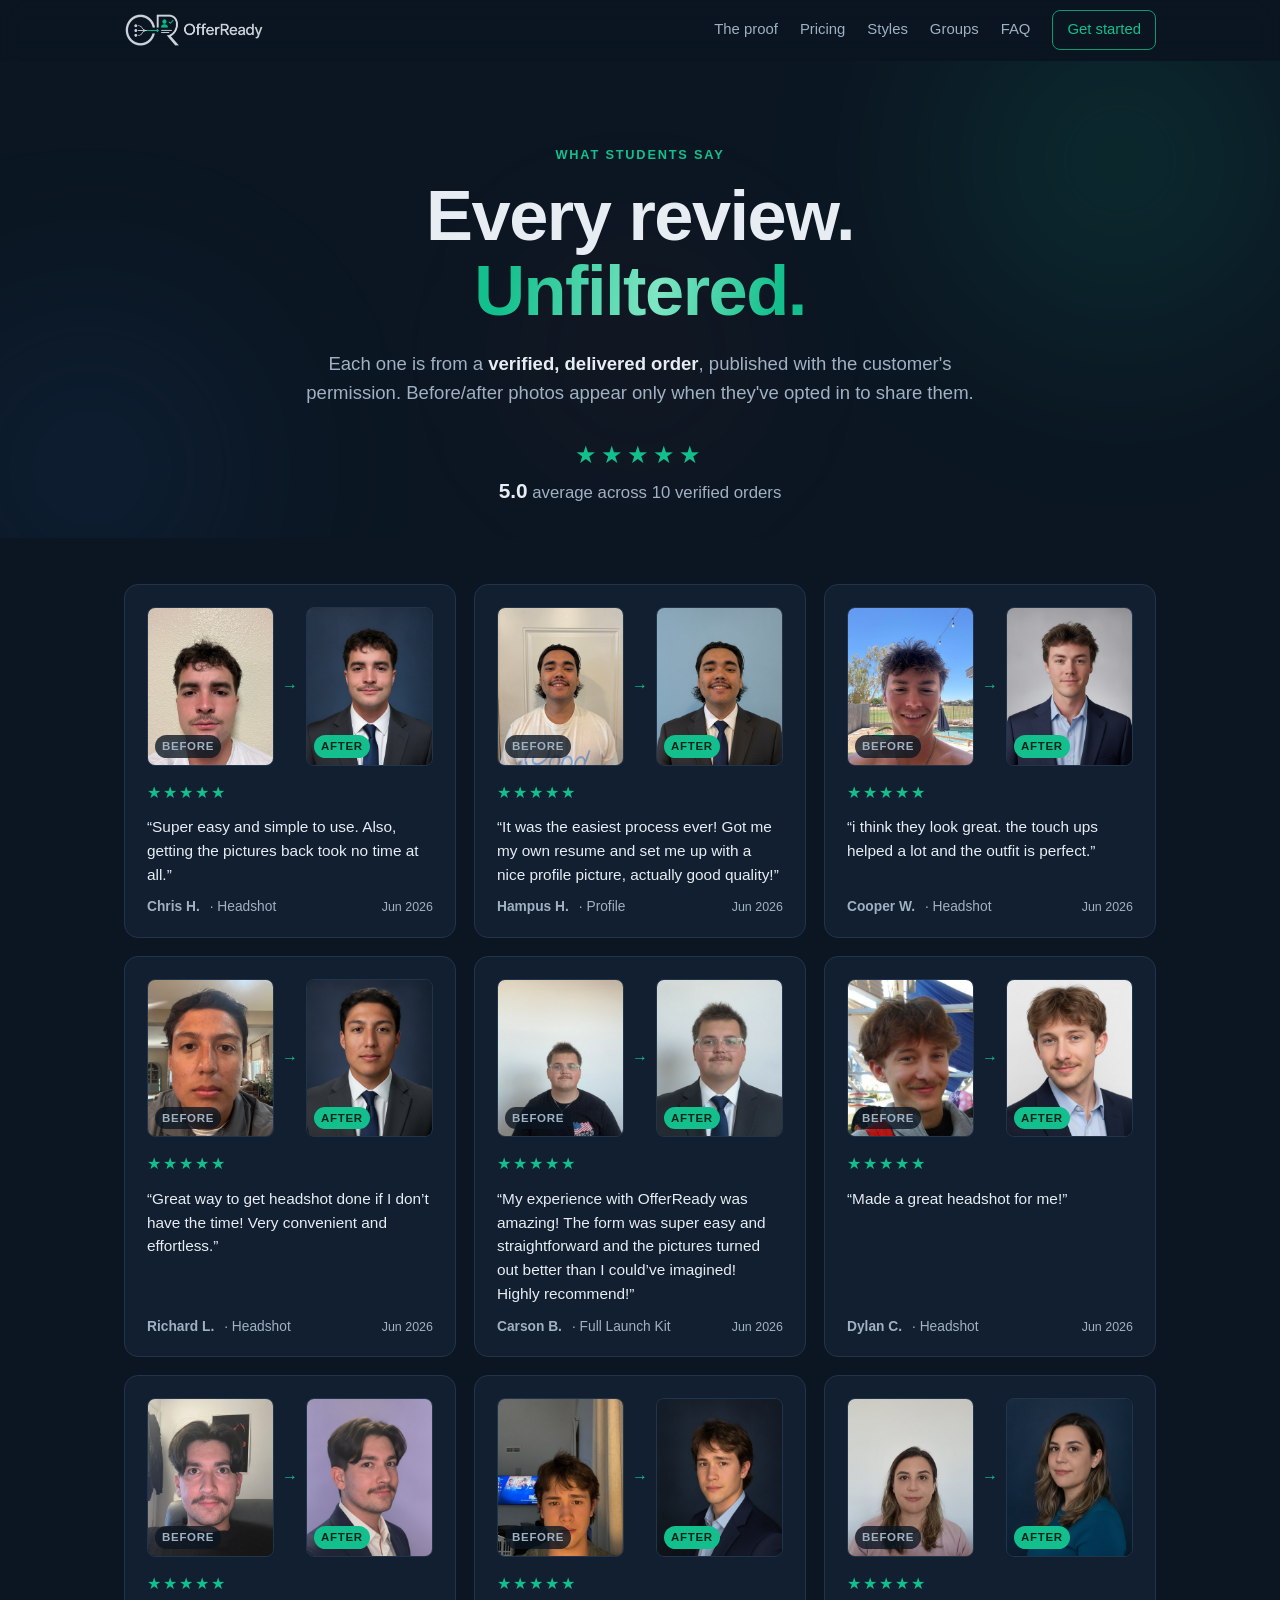
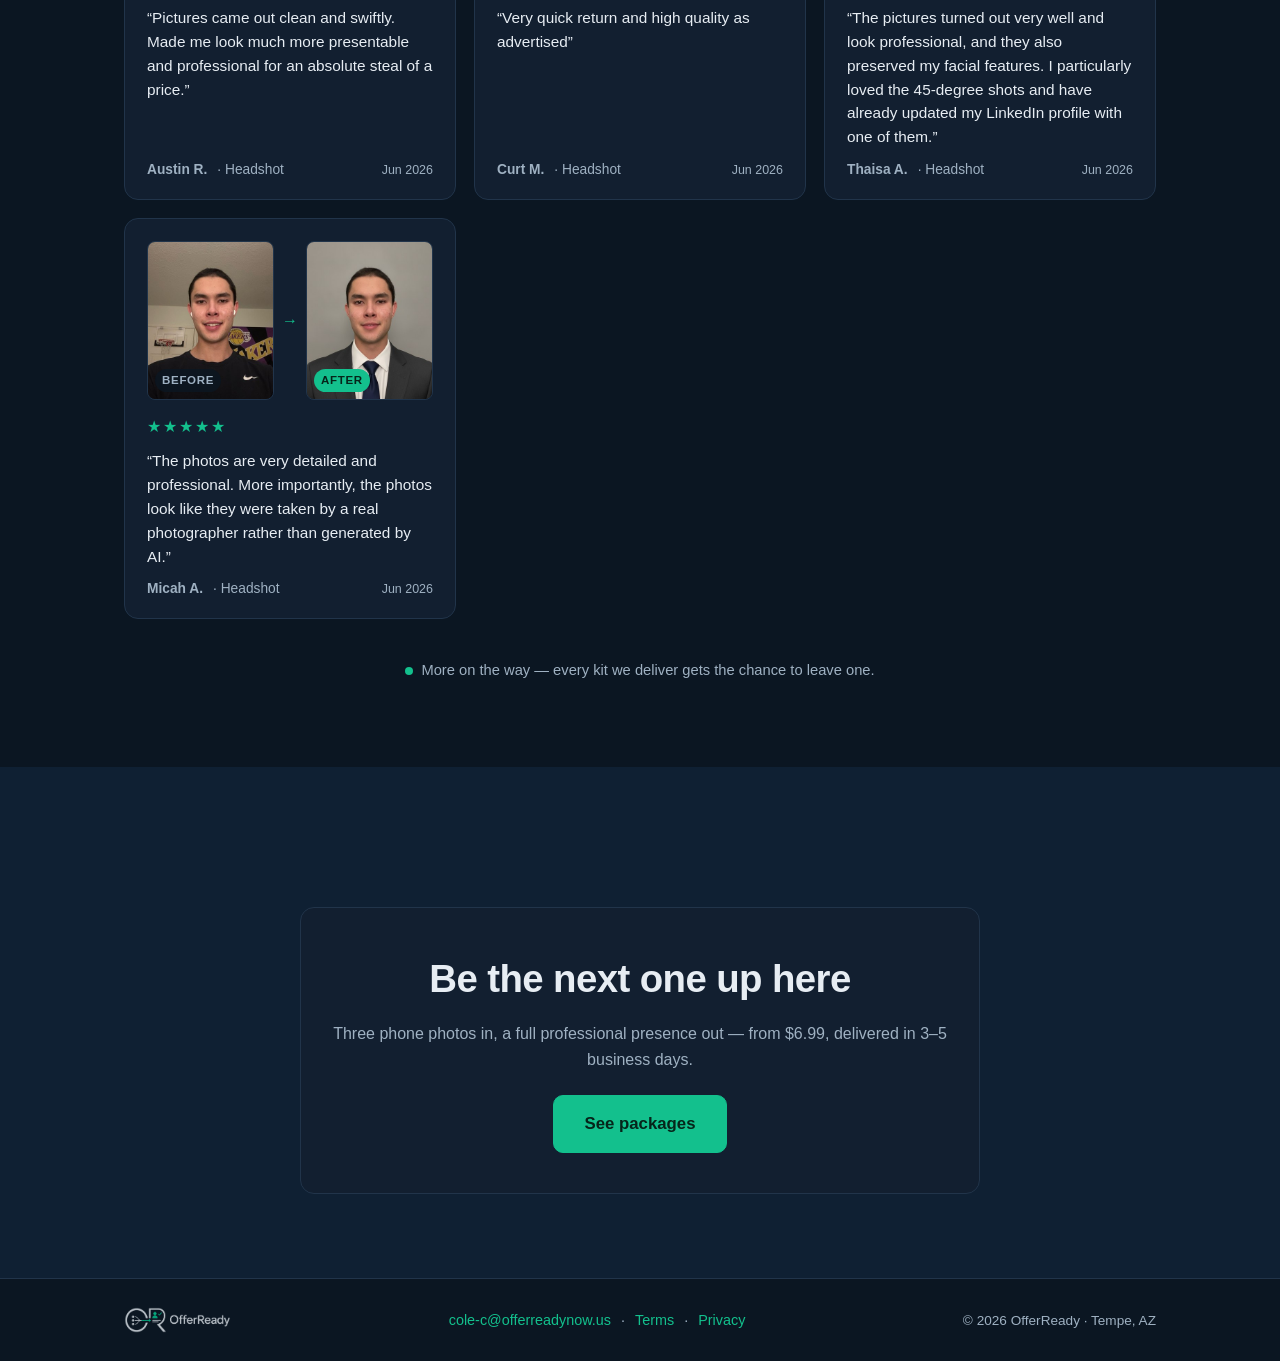
<file: reviews/index.html>
<!DOCTYPE html>
<html lang="en">
<head>
<meta charset="utf-8">
<meta name="viewport" content="width=device-width, initial-scale=1">
<title>Reviews — OfferReady</title>
<meta name="description" content="Every OfferReady review — real students, verified orders, published with permission. Before/after photos shown only when the customer opts in.">
<meta property="og:title" content="OfferReady reviews — every one from a verified order">
<meta property="og:description" content="Real students, real before/afters, published with permission. See every review of OfferReady's AI headshots and career kits.">
<meta property="og:image" content="https://offerreadynow.us/assets/og-card.png">
<meta property="og:url" content="https://offerreadynow.us/reviews/">
<meta property="og:type" content="website">
<meta name="twitter:card" content="summary_large_image">
<meta name="twitter:image" content="https://offerreadynow.us/assets/og-card.png">
<link rel="canonical" href="https://offerreadynow.us/reviews/">
<!-- rating schema: values auto-updated by fulfillment/sync_reviews.py --push -->
<script type="application/ld+json">
{"@context":"https://schema.org","@type":"Product","name":"OfferReady career kit","description":"AI-built professional headshots, ATS résumé, LinkedIn overhaul, and portfolio site for students and new grads.","brand":{"@type":"Brand","name":"OfferReady"},"offers":{"@type":"AggregateOffer","lowPrice":"6.99","highPrice":"19.99","priceCurrency":"USD"},"aggregateRating":{"@type":"AggregateRating","ratingValue":"5.0","reviewCount":"10","bestRating":"5"}}
</script>
<link rel="icon" href="../assets/favicon.png">
<link rel="stylesheet" href="../style.css">
<style>
/* ===== Reviews page — same design system as the landing ===== */
.rev-hero{padding:84px 0 30px;text-align:center}
.rev-hero .stars{font-size:1.5rem;letter-spacing:4px}
.rev-hero .score{font-size:1.05rem;color:var(--muted);margin-top:8px}
.rev-hero .score strong{color:var(--text);font-size:1.3rem}

.rev-grid{display:grid;grid-template-columns:repeat(3,1fr);gap:18px;max-width:var(--maxw);margin:26px auto 0}
.rev-card{background:var(--panel);border:1px solid var(--border);border-radius:var(--radius);
  padding:22px 22px 18px;display:flex;flex-direction:column;gap:10px;transition:transform .2s,border-color .2s}
.rev-card:hover{transform:translateY(-4px);border-color:var(--green-dim)}
.rev-card blockquote{color:var(--text);font-size:.96rem;line-height:1.55;flex:1;margin:0}
.rev-card figcaption{color:var(--muted);font-size:.86rem}
.rev-card .when{color:var(--muted);font-size:.78rem;margin-left:auto}
.rev-card .who{display:flex;align-items:baseline;gap:10px}
.ba-pair{display:flex;gap:8px;align-items:center;margin-bottom:4px}
.ba-pair figure{margin:0;flex:1;text-align:center}
.ba-pair img{width:100%;border-radius:8px;border:1px solid var(--border);display:block}
.ba-pair figcaption{font-size:.72rem;color:var(--muted);margin-top:4px;text-transform:uppercase;letter-spacing:.06em}
.ba-pair .arrow{color:var(--green);font-weight:800;flex:none}
.more-note{text-align:center;color:var(--muted);font-size:.92rem;max-width:560px;margin:40px auto 0}
.more-note .dotpulse{display:inline-block;width:8px;height:8px;border-radius:50%;background:var(--green);margin-right:8px;animation:pulse 1.8s ease-in-out infinite}
@keyframes pulse{0%,100%{opacity:.35;transform:scale(.85)}50%{opacity:1;transform:scale(1.1)}}
.rev-cta{margin:56px auto 0;text-align:center;background:var(--panel);border:1px solid var(--border);border-radius:var(--radius);padding:40px 28px;max-width:680px}
.rev-cta p{color:var(--muted);margin:10px 0 22px}
@media (max-width:900px){.rev-grid{grid-template-columns:repeat(2,1fr)}}
@media (max-width:620px){.rev-grid{grid-template-columns:1fr;max-width:420px}}
</style>
</head>
<body>

  <header class="nav" id="nav">
    <div class="container nav-inner">
      <a href="/" class="brand"><img src="../assets/logo_dark.png" alt="OfferReady" /></a>
      <nav class="nav-links">
        <a href="/#proof">The proof</a>
        <a href="/#pricing">Pricing</a>
        <a href="/styles/">Styles</a>
        <a href="/groups/">Groups</a>
        <a href="/#faq">FAQ</a>
        <a href="/#pricing" class="nav-cta">Get started</a>
      </nav>
    </div>
  </header>

  <!-- HERO -->
  <section class="hero rev-hero">
    <div class="aurora a1"></div><div class="aurora a2"></div><div class="aurora a3"></div>
    <div class="container hero-inner">
      <p class="eyebrow reveal">What students say</p>
      <h1 class="reveal">Every review.<br/><span class="grad-text">Unfiltered.</span></h1>
      <p class="lede reveal">Each one is from a <strong>verified, delivered order</strong>, published with the customer's permission.
      Before/after photos appear only when they've opted in to share them.</p>
      <div class="score reveal" id="score"></div>
    </div>
  </section>

  <!-- ALL REVIEWS -->
  <section class="section" style="padding-top:20px">
    <div class="container">
      <div class="rev-grid" id="grid"></div>
      <p class="more-note reveal in"><span class="dotpulse"></span>More on the way — every kit we deliver gets the chance to leave one.</p>
    </div>
  </section>

  <!-- CTA -->
  <section class="section alt">
    <div class="container">
      <div class="rev-cta reveal">
        <h2>Be the next one up here</h2>
        <p>Three phone photos in, a full professional presence out — from $6.99, delivered in 3–5 business days.</p>
        <a href="/#pricing" class="btn btn-primary btn-lg" data-goatcounter-click="reviews-see-packages">See packages</a>
      </div>
    </div>
  </section>

  <footer class="footer">
    <div class="container foot-inner">
      <span class="brand"><img src="../assets/logo_dark.png" alt="OfferReady" /></span>
      <span class="foot-links">
        <a href="mailto:cole-c@offerreadynow.us">cole-c@offerreadynow.us</a>
        <span>·</span>
        <a href="/terms.html">Terms</a>
        <span>·</span>
        <a href="/privacy.html">Privacy</a>
      </span>
      <span class="foot-note">© <span id="year"></span> OfferReady · Tempe, AZ</span>
    </div>
  </footer>

<script>
document.getElementById('year').textContent = new Date().getFullYear();

fetch('../reviews.json?t=' + Date.now()).then(r => r.json()).then(rs => {
  const esc = t => { const d = document.createElement('div'); d.textContent = t; return d.innerHTML; };
  const stars = n => '<span class="stars">' + '★'.repeat(n) + '<span class="stars-off">' + '★'.repeat(5 - n) + '</span></span>';
  if (!rs.length) return;

  const avg = (rs.reduce((a, r) => a + r.stars, 0) / rs.length).toFixed(1);
  document.getElementById('score').innerHTML =
    stars(Math.round(avg)) + '<br><strong>' + avg + '</strong> average across ' + rs.length +
    ' verified order' + (rs.length > 1 ? 's' : '');

  const fmtDate = d => {
    if (!d) return '';
    const dt = new Date(d + 'T12:00:00');
    return isNaN(dt) ? '' : dt.toLocaleDateString('en-US', {month:'short', year:'numeric'});
  };
  const ba = r => (r.before && r.after)
    ? '<div class="ba-pair">' +
        '<figure><img src="../' + esc(r.before) + '" alt="before photo" loading="lazy"><figcaption>before</figcaption></figure>' +
        '<span class="arrow">→</span>' +
        '<figure><img src="../' + esc(r.after) + '" alt="after headshot" loading="lazy"><figcaption>after</figcaption></figure>' +
      '</div>' : '';

  document.getElementById('grid').innerHTML = rs.map((r, i) =>
    '<figure class="rev-card reveal" style="transition-delay:' + (i % 3) * 60 + 'ms">' +
      ba(r) + stars(r.stars) +
      '<blockquote>“' + esc(r.quote) + '”</blockquote>' +
      '<figcaption class="who"><strong>' + esc(r.name) + '</strong> · ' + esc(r.detail) +
      '<span class="when">' + fmtDate(r.date) + '</span></figcaption>' +
    '</figure>'
  ).join('');

  document.querySelectorAll('.reveal').forEach(el => io.observe(el));
});

// reveal-on-scroll + nav shadow (same as landing)
const io = new IntersectionObserver(es => es.forEach(e => { if (e.isIntersecting) { e.target.classList.add('in'); io.unobserve(e.target); } }), {threshold:.08});
document.querySelectorAll('.reveal').forEach(el => io.observe(el));
const nav = document.getElementById('nav');
addEventListener('scroll', () => nav.classList.toggle('scrolled', scrollY > 8));
</script>
  <!-- privacy-friendly analytics (GoatCounter) -->
  <script data-goatcounter="https://offerready.goatcounter.com/count" async src="//gc.zgo.at/count.js"></script>
</body>
</html>
</file>
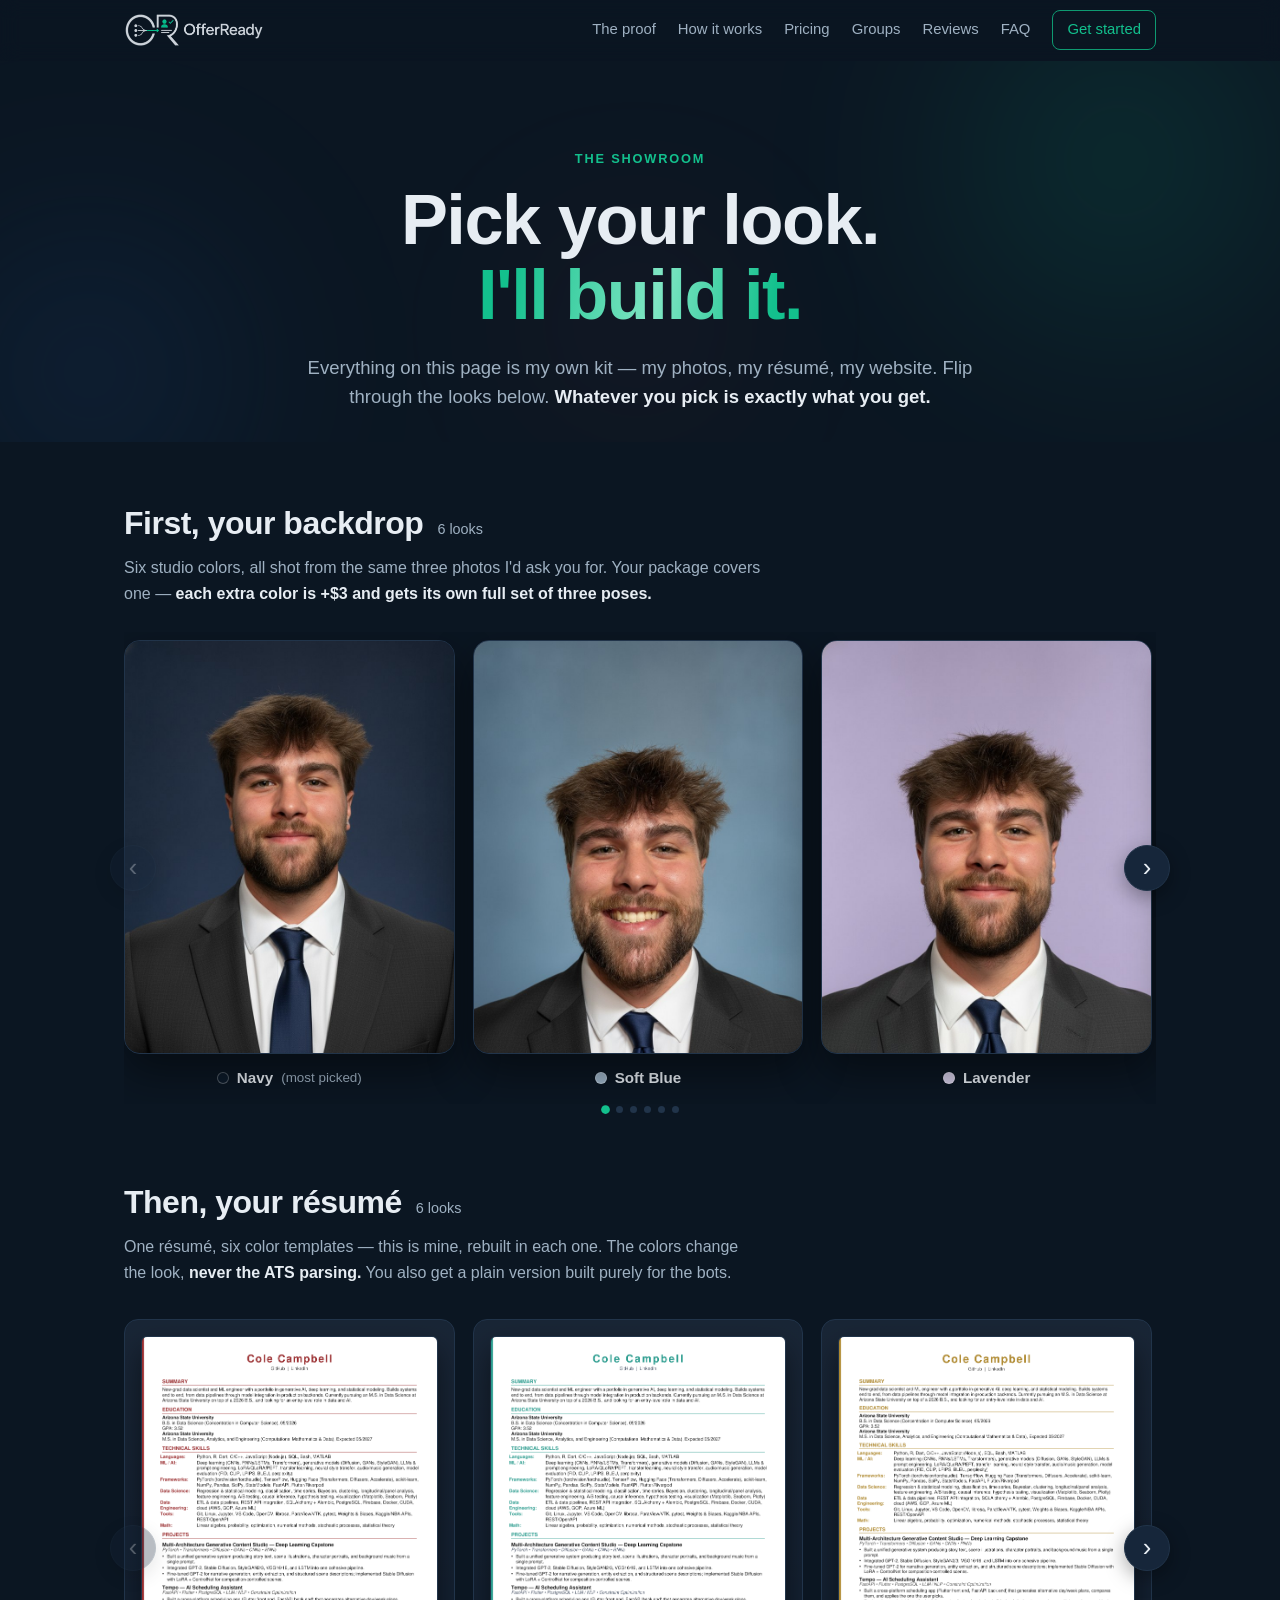
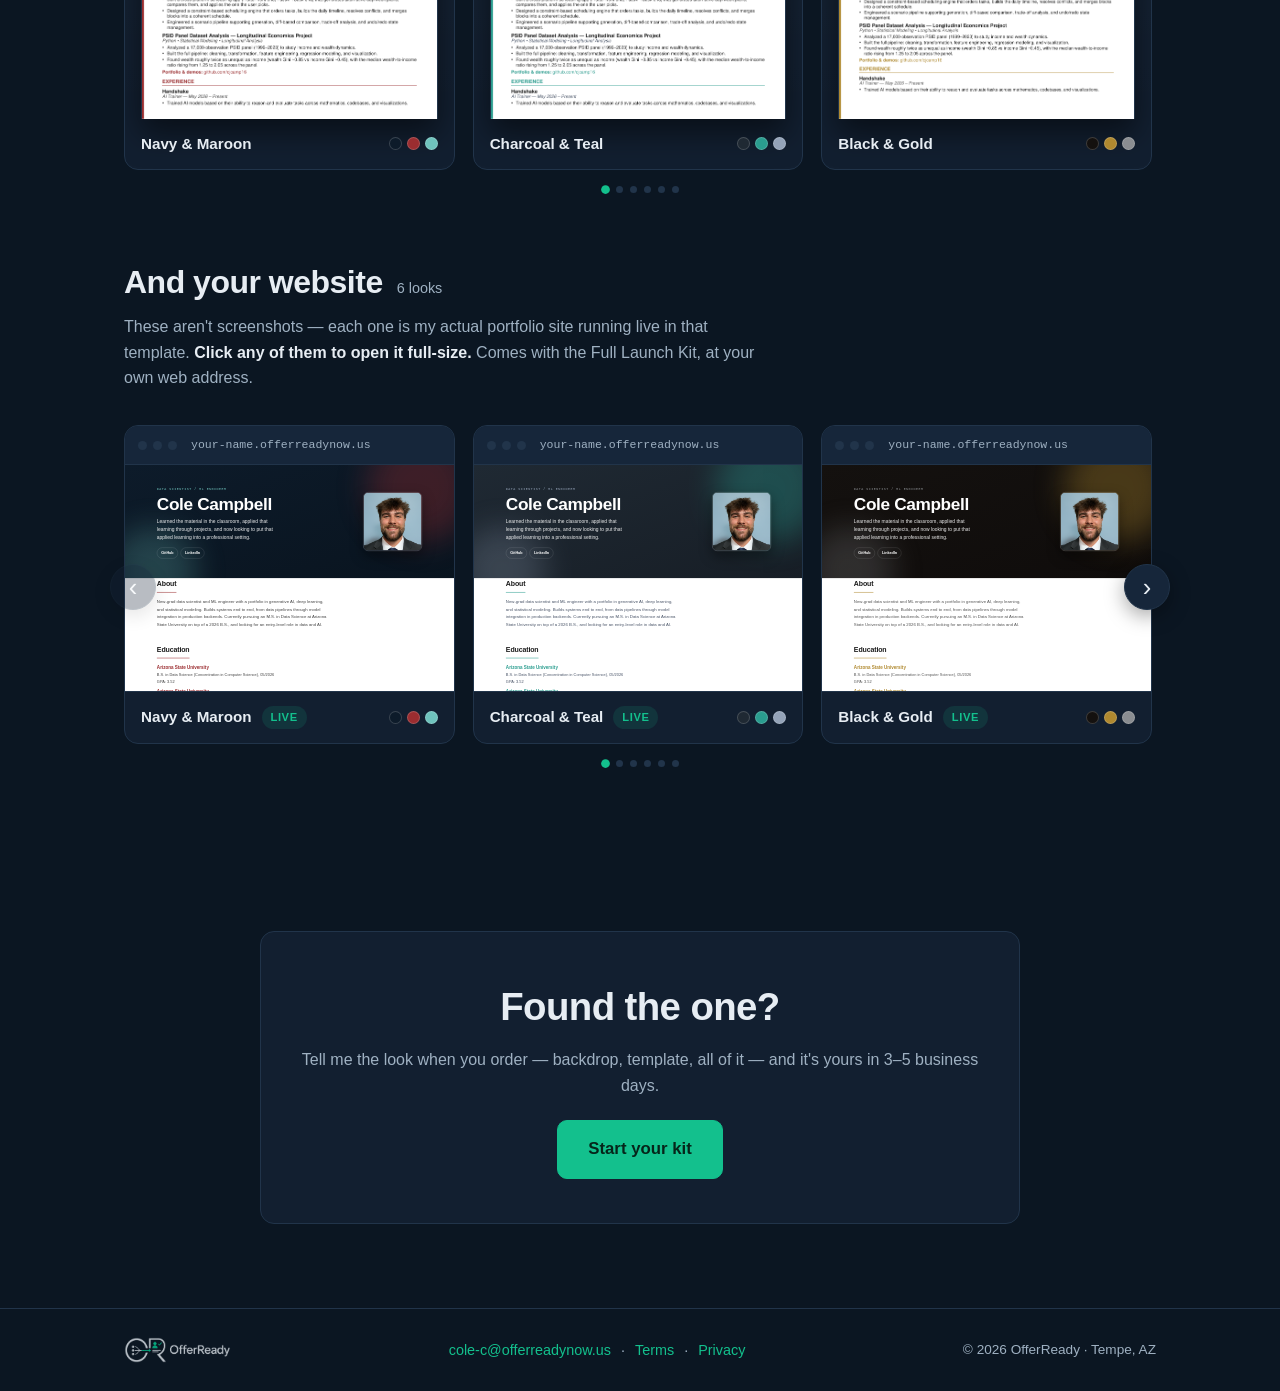
<file: styles/index.html>
<!DOCTYPE html>
<html lang="en">
<head>
<meta charset="utf-8">
<meta name="viewport" content="width=device-width, initial-scale=1">
<title>Pick your look — OfferReady</title>
<meta name="description" content="Flip through every OfferReady look — backgrounds, résumé templates, and portfolio sites — shown on the founder's real kit.">
<meta property="og:title" content="Pick your look — every OfferReady style on real work">
<meta property="og:description" content="Six studio backgrounds, six résumé templates, six live portfolio designs — all shown on the founder's real kit. What you pick is what you get.">
<meta property="og:image" content="https://offerreadynow.us/assets/og-card.png">
<meta property="og:url" content="https://offerreadynow.us/styles/">
<meta property="og:type" content="website">
<meta name="twitter:card" content="summary_large_image">
<meta name="twitter:image" content="https://offerreadynow.us/assets/og-card.png">
<link rel="canonical" href="https://offerreadynow.us/styles/">
<link rel="icon" href="../assets/favicon.png">
<link rel="stylesheet" href="../style.css">
<style>
/* ===== Styles page — same design system as the landing, carousel showroom ===== */

.show-hero{padding:88px 0 30px}
.show-hero .lede{margin-bottom:0}

/* section head with inline controls */
.show{padding:56px 0 8px}
.show-head{display:flex;align-items:baseline;gap:14px;max-width:var(--maxw);margin:0 auto 6px;flex-wrap:wrap}
.show-head h2{text-align:left;margin-bottom:0;font-size:clamp(1.5rem,3vw,2rem);letter-spacing:-.5px}
.show-head .count{color:var(--muted);font-size:.9rem;font-variant-numeric:tabular-nums}
.show-sub{color:var(--muted);max-width:640px;margin:0 0 26px}
.show-sub strong{color:var(--text)}

/* carousel scaffold — same interaction as the reviews board */
.car{position:relative}
.car-track{display:flex;gap:18px;overflow-x:auto;scroll-snap-type:x mandatory;scroll-behavior:smooth;
  scrollbar-width:none;-ms-overflow-style:none;padding:8px 2px 14px}
.car-track::-webkit-scrollbar{display:none}
.car-arrow{position:absolute;top:50%;transform:translateY(-50%);z-index:6;width:46px;height:46px;
  border-radius:50%;border:1px solid var(--border);background:var(--panel-2);color:var(--text);
  font-size:1.6rem;line-height:1;cursor:pointer;display:flex;align-items:center;justify-content:center;
  box-shadow:0 6px 20px rgba(0,0,0,.35);transition:.2s}
.car-arrow:hover{border-color:var(--green-dim);color:var(--green)}
.car-arrow.off{opacity:.3;pointer-events:none}
.car-arrow.prev{left:-14px}
.car-arrow.next{right:-14px}
.car-dots{display:flex;gap:7px;justify-content:center;margin-top:2px}
.car-dots i{width:7px;height:7px;border-radius:50%;background:var(--border);transition:.25s;cursor:pointer}
.car-dots i.on{background:var(--green);transform:scale(1.25)}

/* slides — backgrounds */
.bg-slide{flex:0 0 calc((100% - 36px)/3);scroll-snap-align:start;text-align:center}
.bg-slide figure{position:relative;border-radius:16px;overflow:hidden;border:1px solid var(--border);
  aspect-ratio:4/5;background:var(--panel);box-shadow:0 18px 44px rgba(0,0,0,.45);
  transition:transform .3s ease,box-shadow .3s ease}
.bg-slide:hover figure{transform:translateY(-4px);box-shadow:0 24px 54px rgba(19,192,141,.22)}
.bg-slide img{width:100%;height:100%;object-fit:cover;display:block}
.bg-slide figcaption{display:flex;align-items:center;justify-content:center;gap:8px;margin-top:12px;
  color:var(--text);font-weight:600;font-size:.95rem}
.bg-slide .dot{width:12px;height:12px;border-radius:50%;border:1px solid rgba(255,255,255,.28);flex:none}
.bg-slide .hint{color:var(--muted);font-weight:400;font-size:.84rem}

/* slides — résumés */
.res-slide{flex:0 0 calc((100% - 36px)/3);scroll-snap-align:start;background:var(--panel);
  border:1px solid var(--border);border-radius:var(--radius);overflow:hidden;
  transition:transform .2s,border-color .2s,box-shadow .2s}
.res-slide:hover{transform:translateY(-4px);border-color:var(--green-dim);box-shadow:0 12px 34px rgba(19,192,141,.14)}
.res-slide .sheet{padding:16px 16px 0;background:linear-gradient(180deg,rgba(255,255,255,.03),transparent)}
.res-slide .sheet img{width:100%;display:block;border-radius:6px 6px 0 0;border:1px solid var(--border);border-bottom:0;
  box-shadow:0 14px 30px rgba(0,0,0,.5)}
.slide-cap{display:flex;align-items:center;gap:10px;padding:13px 16px}
.slide-cap .nm{font-weight:700;font-size:.95rem}
.slide-cap .chips{display:flex;gap:5px;margin-left:auto}
.slide-cap .chips i{width:13px;height:13px;border-radius:50%;border:1px solid rgba(255,255,255,.18)}

/* slides — websites (live iframes in a browser frame) */
.site-slide{flex:0 0 calc((100% - 36px)/3);scroll-snap-align:start;background:var(--panel);
  border:1px solid var(--border);border-radius:var(--radius);overflow:hidden;
  transition:transform .2s,border-color .2s,box-shadow .2s}
.site-slide:hover{transform:translateY(-4px);border-color:var(--green-dim);box-shadow:0 12px 34px rgba(19,192,141,.14)}
.chromebar{display:flex;align-items:center;gap:6px;padding:10px 13px;border-bottom:1px solid var(--border);background:var(--panel-2)}
.chromebar i{width:9px;height:9px;border-radius:50%;background:var(--border);display:block}
.chromebar .url{margin-left:8px;font-family:var(--mono);font-size:.72rem;color:var(--muted);
  white-space:nowrap;overflow:hidden;text-overflow:ellipsis}
.viewport{position:relative;aspect-ratio:16/11;overflow:hidden;background:#fff}
.viewport iframe{position:absolute;top:0;left:0;border:0;transform-origin:top left;pointer-events:none}
.viewport a.cover{position:absolute;inset:0;z-index:2}
.site-slide .slide-cap{border-top:1px solid var(--border)}
.live-chip{background:var(--green-soft);color:var(--green);font-size:.7rem;font-weight:800;
  letter-spacing:.05em;text-transform:uppercase;padding:3px 9px;border-radius:999px}

/* closing CTA */
.show-cta{margin:72px auto 0;text-align:center;background:var(--panel);border:1px solid var(--border);
  border-radius:var(--radius);padding:44px 28px;max-width:760px;position:relative;overflow:hidden}
.show-cta h2{margin-bottom:10px}
.show-cta p{color:var(--muted);margin-bottom:22px}

@media (max-width:900px){
  .bg-slide,.res-slide,.site-slide{flex-basis:calc((100% - 18px)/2)}
}
@media (max-width:640px){
  .bg-slide,.res-slide,.site-slide{flex-basis:86%}
  .car-arrow.prev{left:2px}.car-arrow.next{right:2px}
  .show-hero{padding:64px 0 20px}
}
</style>
</head>
<body>

  <header class="nav" id="nav">
    <div class="container nav-inner">
      <a href="/" class="brand"><img src="../assets/logo_dark.png" alt="OfferReady" /></a>
      <nav class="nav-links">
        <a href="/#proof">The proof</a>
        <a href="/#how">How it works</a>
        <a href="/#pricing">Pricing</a>
        <a href="/groups/">Groups</a>
        <a href="/reviews/">Reviews</a>
        <a href="/#faq">FAQ</a>
        <a href="/#pricing" class="nav-cta">Get started</a>
      </nav>
    </div>
  </header>

  <!-- HERO -->
  <section class="hero show-hero">
    <div class="aurora a1"></div><div class="aurora a2"></div><div class="aurora a3"></div>
    <div class="container hero-inner">
      <p class="eyebrow reveal">The showroom</p>
      <h1 class="reveal">Pick your look.<br/><span class="grad-text">I'll build it.</span></h1>
      <p class="lede reveal">Everything on this page is my own kit — my photos, my résumé, my website.
      Flip through the looks below. <strong>Whatever you pick is exactly what you get.</strong></p>
    </div>
  </section>

  <!-- BACKGROUNDS -->
  <section class="show">
    <div class="container">
      <div class="show-head reveal"><h2>First, your backdrop</h2><span class="count" data-count="bgs"></span></div>
      <p class="show-sub reveal">Six studio colors, all shot from the same three photos I'd ask you for.
      Your package covers one — <strong>each extra color is +$3 and gets its own full set of three poses.</strong></p>
      <div class="car reveal">
        <button class="car-arrow prev" aria-label="Previous">‹</button>
        <div class="car-track" id="bgs"></div>
        <button class="car-arrow next" aria-label="Next">›</button>
      </div>
      <div class="car-dots" data-for="bgs"></div>
    </div>
  </section>

  <!-- RÉSUMÉS -->
  <section class="show">
    <div class="container">
      <div class="show-head reveal"><h2>Then, your résumé</h2><span class="count" data-count="resumes"></span></div>
      <p class="show-sub reveal">One résumé, six color templates — this is mine, rebuilt in each one.
      The colors change the look, <strong>never the ATS parsing.</strong> You also get a plain version built purely for the bots.</p>
      <div class="car reveal">
        <button class="car-arrow prev" aria-label="Previous">‹</button>
        <div class="car-track" id="resumes"></div>
        <button class="car-arrow next" aria-label="Next">›</button>
      </div>
      <div class="car-dots" data-for="resumes"></div>
    </div>
  </section>

  <!-- WEBSITES -->
  <section class="show">
    <div class="container">
      <div class="show-head reveal"><h2>And your website</h2><span class="count" data-count="sites"></span></div>
      <p class="show-sub reveal">These aren't screenshots — each one is my actual portfolio site running live in that template.
      <strong>Click any of them to open it full-size.</strong> Comes with the Full Launch Kit, at your own web address.</p>
      <div class="car reveal">
        <button class="car-arrow prev" aria-label="Previous">‹</button>
        <div class="car-track" id="sites"></div>
        <button class="car-arrow next" aria-label="Next">›</button>
      </div>
      <div class="car-dots" data-for="sites"></div>
    </div>
  </section>

  <!-- CTA -->
  <section class="section">
    <div class="container">
      <div class="show-cta reveal">
        <h2>Found the one?</h2>
        <p>Tell me the look when you order — backdrop, template, all of it — and it's yours in 3–5 business days.</p>
        <a href="/#pricing" class="btn btn-primary btn-lg" data-goatcounter-click="styles-start-kit">Start your kit</a>
      </div>
    </div>
  </section>

  <footer class="footer">
    <div class="container foot-inner">
      <span class="brand"><img src="../assets/logo_dark.png" alt="OfferReady" /></span>
      <span class="foot-links">
        <a href="mailto:cole-c@offerreadynow.us">cole-c@offerreadynow.us</a>
        <span>·</span>
        <a href="/terms.html">Terms</a>
        <span>·</span>
        <a href="/privacy.html">Privacy</a>
      </span>
      <span class="foot-note">© <span id="year"></span> OfferReady · Tempe, AZ</span>
    </div>
  </footer>

<script>
document.getElementById('year').textContent = new Date().getFullYear();

const ASSET_V = "1783977243";  // cache-buster — bumped automatically when gallery assets regenerate
const BGS = [
  ["navy","Navy","#0D1B2A"],["soft-blue","Soft Blue","#9DB4C8"],["lavender","Lavender","#D3CCE6"],
  ["soft-pink","Soft Pink","#ECD4D9"],["white","White","#FFFFFF"],["light-gray","Light Gray","#E9ECEF"]
];
const PRESETS = [
  ["navy-maroon","Navy & Maroon",["#0D1B2A","#9B2D30","#6FC3BD"]],
  ["charcoal-teal","Charcoal & Teal",["#1F2933","#2A9D8F","#94A3B8"]],
  ["black-gold","Black & Gold",["#14110F","#B0892F","#8A8D91"]],
  ["slate-blue","Slate & Blue",["#1E293B","#2563EB","#64748B"]],
  ["forest-sand","Forest & Sand",["#1B3A2F","#B5662F","#8FA37E"]],
  ["monochrome","Monochrome",["#111111","#3A3A3A","#8A8A8A"]]
];

document.getElementById('bgs').innerHTML = BGS.map(([k,label,hex],i)=>`
  <div class="bg-slide">
    <figure><img alt="${label} backdrop" src="assets/bg/${k}.jpg?v=${ASSET_V}" loading="${i<3?'eager':'lazy'}"></figure>
    <figcaption><span class="dot" style="background:${hex}"></span>${label}
      ${i===0?'<span class="hint">(most picked)</span>':''}</figcaption>
  </div>`).join('');

document.getElementById('resumes').innerHTML = PRESETS.map(([k,label,pal],i)=>`
  <div class="res-slide">
    <div class="sheet"><img alt="${label} résumé template" src="assets/resume/${k}.png?v=${ASSET_V}" loading="${i<3?'eager':'lazy'}"></div>
    <div class="slide-cap"><span class="nm">${label}</span>
      <span class="chips">${pal.map(c=>`<i style="background:${c}"></i>`).join('')}</span></div>
  </div>`).join('');

document.getElementById('sites').innerHTML = PRESETS.map(([k,label,pal],i)=>`
  <div class="site-slide">
    <div class="chromebar"><i></i><i></i><i></i><span class="url">your-name.offerreadynow.us</span></div>
    <div class="viewport"><iframe scrolling="no" loading="lazy" src="assets/site/${k}/index.html?v=${ASSET_V}" title="${label} site"></iframe>
      <a class="cover" href="assets/site/${k}/index.html?v=${ASSET_V}" target="_blank" aria-label="Open the ${label} site"></a></div>
    <div class="slide-cap"><span class="nm">${label}</span><span class="live-chip">Live</span>
      <span class="chips">${pal.map(c=>`<i style="background:${c}"></i>`).join('')}</span></div>
  </div>`).join('');

// counters ("6 looks")
document.querySelectorAll('.count').forEach(c=>{
  const n = document.getElementById(c.dataset.count).children.length;
  c.textContent = n + ' looks';
});

// carousel wiring: arrows page by one slide; dots track scroll position
document.querySelectorAll('.car').forEach(car=>{
  const track = car.querySelector('.car-track');
  const prev = car.querySelector('.prev'), next = car.querySelector('.next');
  const dots = document.querySelector(`.car-dots[data-for="${track.id}"]`);
  const slides = [...track.children];
  if (dots) dots.innerHTML = slides.map((_,i)=>`<i data-i="${i}"></i>`).join('');
  const step = () => slides.length>1 ? slides[1].offsetLeft - slides[0].offsetLeft : track.clientWidth;
  prev.addEventListener('click',()=>track.scrollBy({left:-step()}));
  next.addEventListener('click',()=>track.scrollBy({left:step()}));
  if (dots) dots.querySelectorAll('i').forEach(d=>d.addEventListener('click',
    ()=>track.scrollTo({left:d.dataset.i*step()})));
  const sync=()=>{
    const i = Math.round(track.scrollLeft/step());
    const max = track.scrollWidth - track.clientWidth - 4;
    prev.classList.toggle('off', track.scrollLeft<=4);
    next.classList.toggle('off', track.scrollLeft>=max);
    if (dots) dots.querySelectorAll('i').forEach((d,di)=>d.classList.toggle('on',di===i));
  };
  track.addEventListener('scroll',()=>requestAnimationFrame(sync));
  addEventListener('resize',sync); setTimeout(sync,120);
});

// scale the live site iframes (designed at 1280w) into their viewports
function fitFrames(){
  document.querySelectorAll('.viewport').forEach(v=>{
    const f=v.querySelector('iframe'); if(!f) return;
    const s=v.clientWidth/1280;
    f.style.width='1280px'; f.style.height=(v.clientHeight/s)+'px'; f.style.transform=`scale(${s})`;
  });
}
addEventListener('load',fitFrames); addEventListener('resize',fitFrames); setTimeout(fitFrames,400);

// same reveal-on-scroll + nav shadow as the landing
const io=new IntersectionObserver(es=>es.forEach(e=>{if(e.isIntersecting){e.target.classList.add('in');io.unobserve(e.target)}}),{threshold:.12});
document.querySelectorAll('.reveal').forEach(el=>io.observe(el));
const nav=document.getElementById('nav');
addEventListener('scroll',()=>nav.classList.toggle('scrolled',scrollY>8));
</script>
  <!-- privacy-friendly analytics (GoatCounter) -->
  <script data-goatcounter="https://offerready.goatcounter.com/count" async src="//gc.zgo.at/count.js"></script>
</body>
</html>
</file>
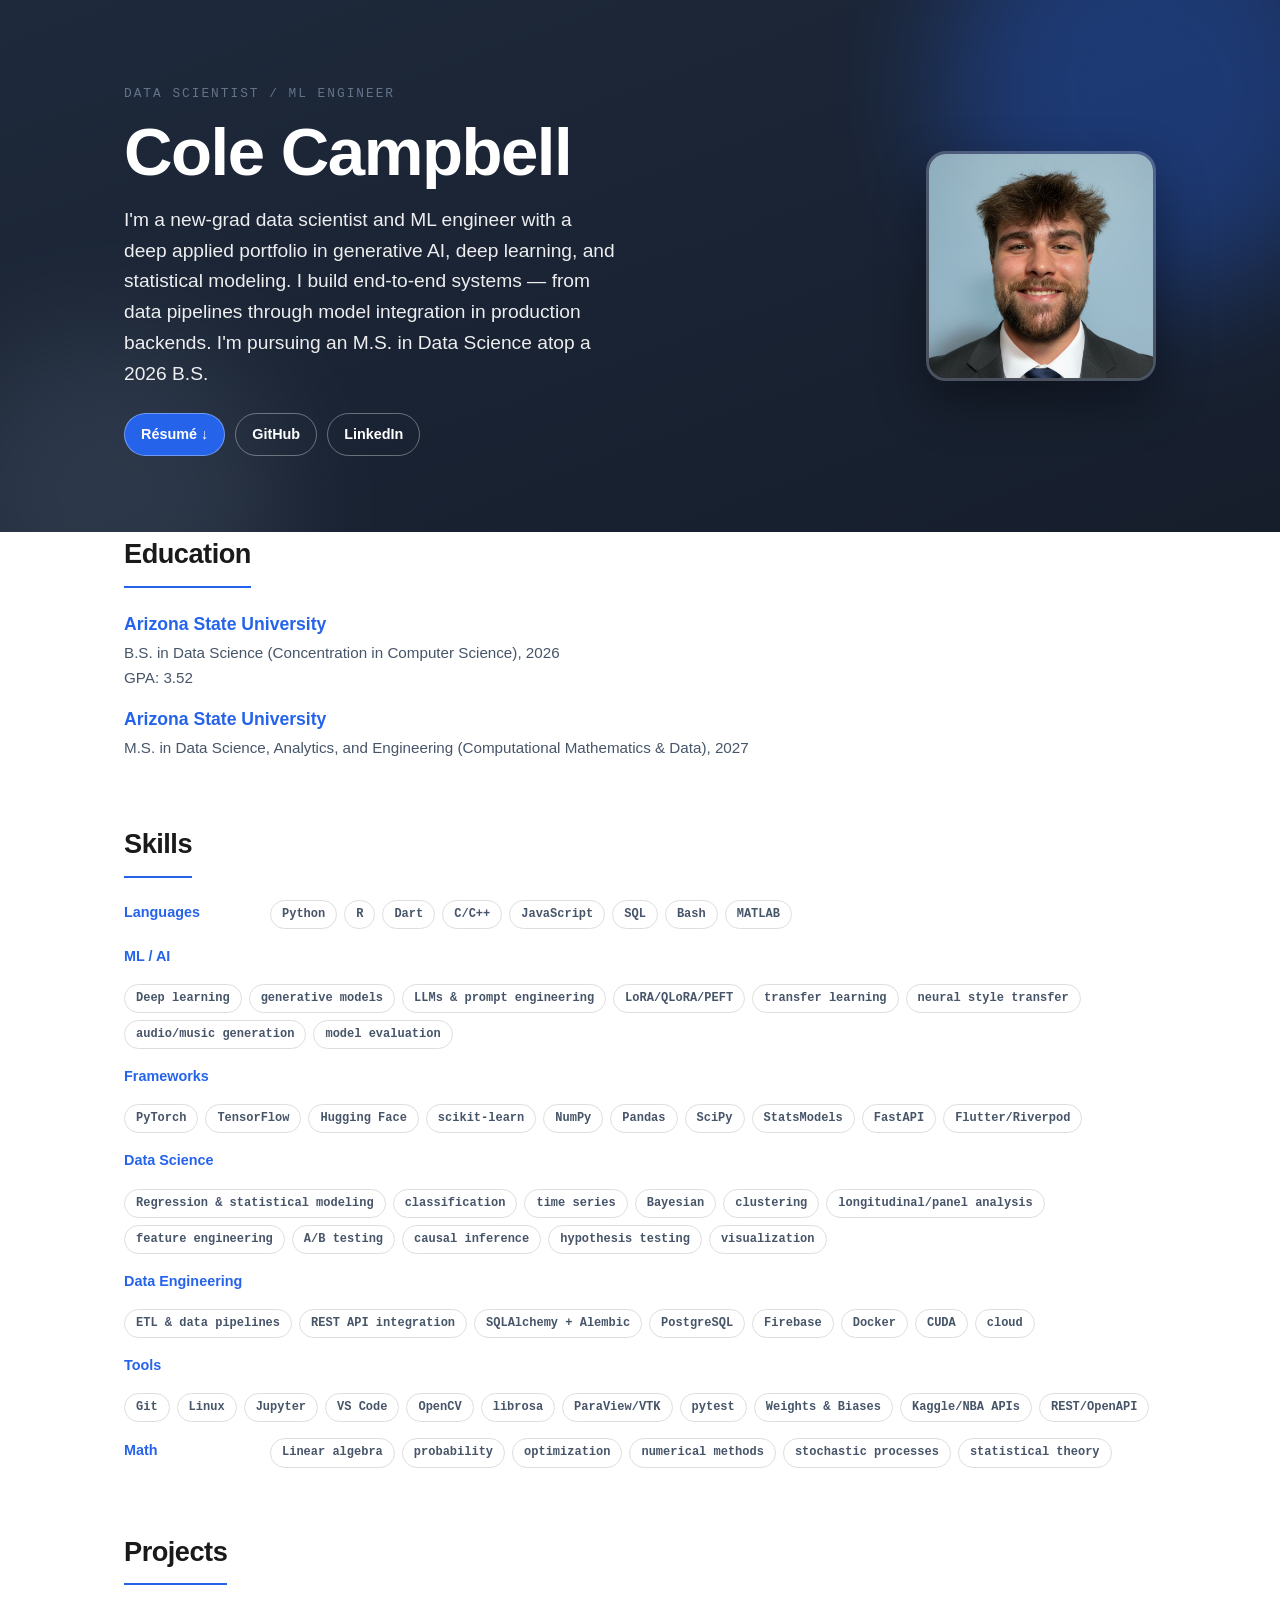
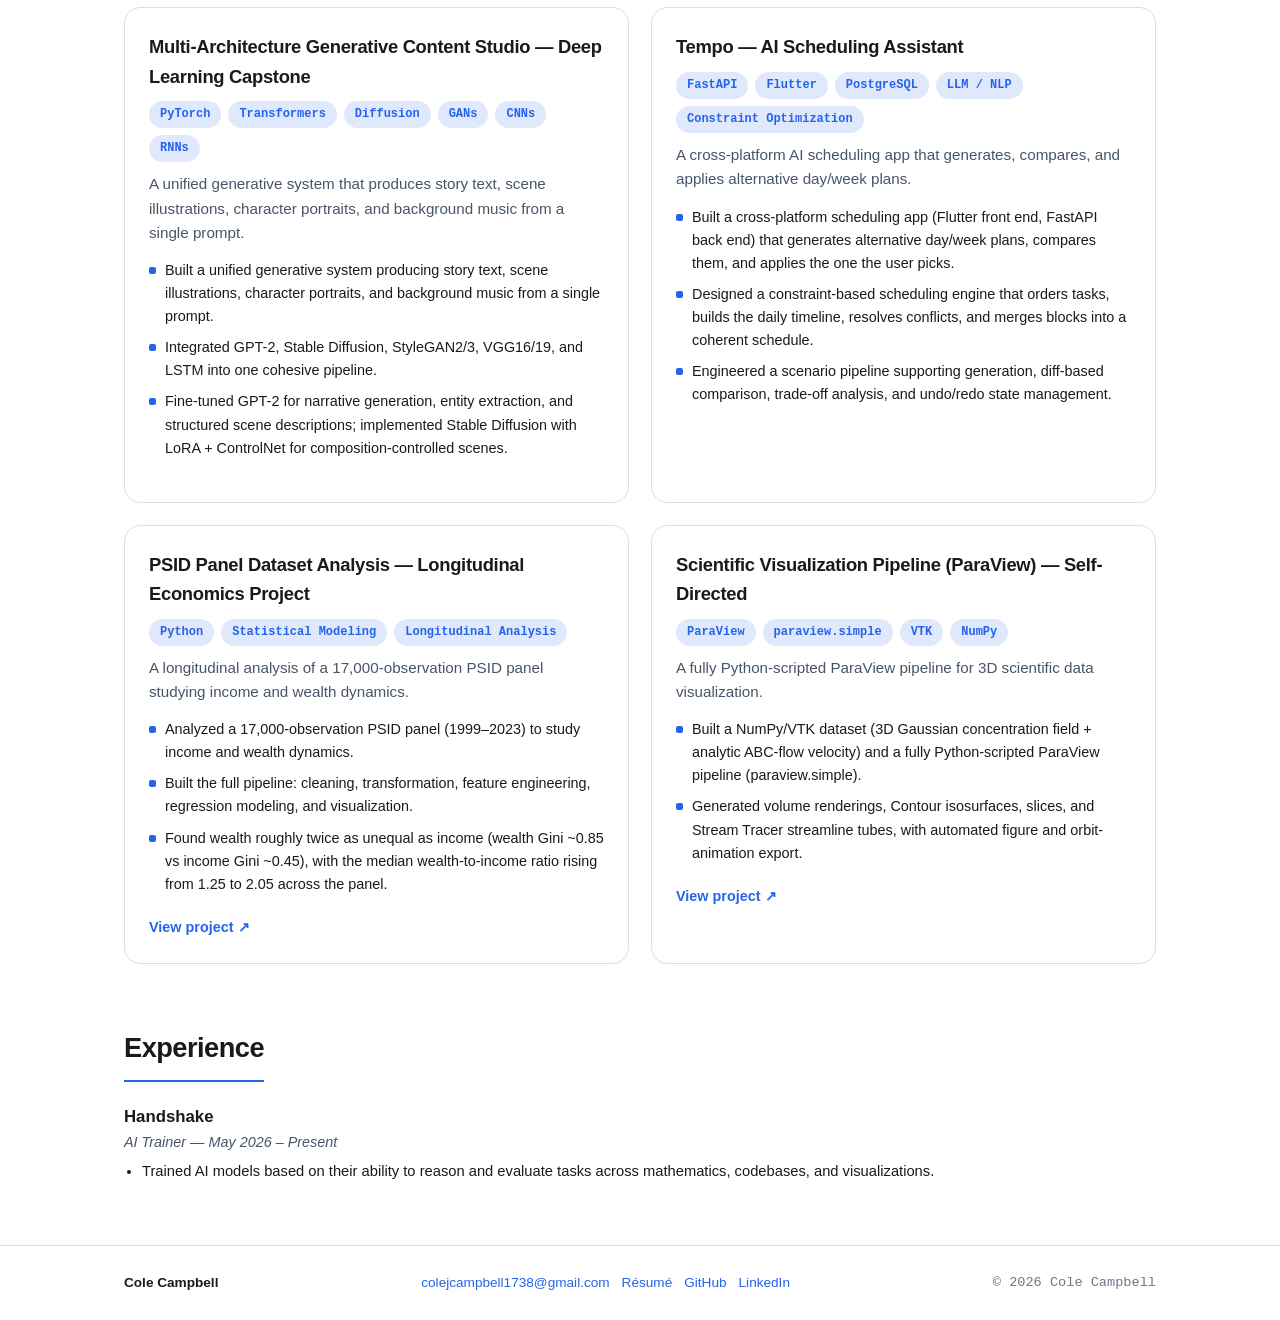
<file: clients/2026-06-11-campbell-kit/index.html>
<!DOCTYPE html>
<html lang="en">
<head>
<meta charset="UTF-8">
<meta name="viewport" content="width=device-width, initial-scale=1.0">
<title>Cole Campbell — Portfolio</title>
<meta name="description" content="Data Scientist / ML Engineer — portfolio of Cole Campbell.">
<link rel="stylesheet" href="style.css">
</head>
<body>
<header class="hero">
  <div class="blob b1"></div><div class="blob b2"></div>
  <div class="wrap hero-inner">
    <div class="hero-copy">
      <p class="eyebrow">Data Scientist / ML Engineer</p>
      <h1>Cole Campbell</h1>
      <p class="lede">I'm a new-grad data scientist and ML engineer with a deep applied portfolio in generative AI, deep learning, and statistical modeling. I build end-to-end systems — from data pipelines through model integration in production backends. I'm pursuing an M.S. in Data Science atop a 2026 B.S.</p>
      <div class="links"><a class="btn-resume" href="resume.pdf" target="_blank" rel="noopener">Résumé ↓</a><a href="https://github.com/cjcamp16" target="_blank" rel="noopener">GitHub</a><a href="https://www.linkedin.com/in/cole-campbell23" target="_blank" rel="noopener">LinkedIn</a></div>
    </div>
    <div class="hero-photo"><img src="headshot.png" alt="Headshot of Cole Campbell"></div>
  </div>
</header>

<main class="wrap">
  <section id="education">
    <h2>Education</h2>
    <div class="edu"><h4><b>Arizona State University</b></h4><p class="edu-line">B.S. in Data Science (Concentration in Computer Science), 2026</p><p class="edu-line">GPA: 3.52</p></div><div class="edu"><h4><b>Arizona State University</b></h4><p class="edu-line">M.S. in Data Science, Analytics, and Engineering (Computational Mathematics & Data), 2027</p></div>
  </section>

  <section id="skills">
    <h2>Skills</h2>
    <div class="skills"><div class="skill-row"><span class="skill-label">Languages</span><div class="chips"><span class="chip ghost">Python</span><span class="chip ghost">R</span><span class="chip ghost">Dart</span><span class="chip ghost">C/C++</span><span class="chip ghost">JavaScript</span><span class="chip ghost">SQL</span><span class="chip ghost">Bash</span><span class="chip ghost">MATLAB</span></div></div><div class="skill-row"><span class="skill-label">ML / AI</span><div class="chips"><span class="chip ghost">Deep learning</span><span class="chip ghost">generative models</span><span class="chip ghost">LLMs & prompt engineering</span><span class="chip ghost">LoRA/QLoRA/PEFT</span><span class="chip ghost">transfer learning</span><span class="chip ghost">neural style transfer</span><span class="chip ghost">audio/music generation</span><span class="chip ghost">model evaluation</span></div></div><div class="skill-row"><span class="skill-label">Frameworks</span><div class="chips"><span class="chip ghost">PyTorch</span><span class="chip ghost">TensorFlow</span><span class="chip ghost">Hugging Face</span><span class="chip ghost">scikit-learn</span><span class="chip ghost">NumPy</span><span class="chip ghost">Pandas</span><span class="chip ghost">SciPy</span><span class="chip ghost">StatsModels</span><span class="chip ghost">FastAPI</span><span class="chip ghost">Flutter/Riverpod</span></div></div><div class="skill-row"><span class="skill-label">Data Science</span><div class="chips"><span class="chip ghost">Regression & statistical modeling</span><span class="chip ghost">classification</span><span class="chip ghost">time series</span><span class="chip ghost">Bayesian</span><span class="chip ghost">clustering</span><span class="chip ghost">longitudinal/panel analysis</span><span class="chip ghost">feature engineering</span><span class="chip ghost">A/B testing</span><span class="chip ghost">causal inference</span><span class="chip ghost">hypothesis testing</span><span class="chip ghost">visualization</span></div></div><div class="skill-row"><span class="skill-label">Data Engineering</span><div class="chips"><span class="chip ghost">ETL & data pipelines</span><span class="chip ghost">REST API integration</span><span class="chip ghost">SQLAlchemy + Alembic</span><span class="chip ghost">PostgreSQL</span><span class="chip ghost">Firebase</span><span class="chip ghost">Docker</span><span class="chip ghost">CUDA</span><span class="chip ghost">cloud</span></div></div><div class="skill-row"><span class="skill-label">Tools</span><div class="chips"><span class="chip ghost">Git</span><span class="chip ghost">Linux</span><span class="chip ghost">Jupyter</span><span class="chip ghost">VS Code</span><span class="chip ghost">OpenCV</span><span class="chip ghost">librosa</span><span class="chip ghost">ParaView/VTK</span><span class="chip ghost">pytest</span><span class="chip ghost">Weights & Biases</span><span class="chip ghost">Kaggle/NBA APIs</span><span class="chip ghost">REST/OpenAPI</span></div></div><div class="skill-row"><span class="skill-label">Math</span><div class="chips"><span class="chip ghost">Linear algebra</span><span class="chip ghost">probability</span><span class="chip ghost">optimization</span><span class="chip ghost">numerical methods</span><span class="chip ghost">stochastic processes</span><span class="chip ghost">statistical theory</span></div></div></div>
  </section>

  <section id="projects">
    <h2>Projects</h2>
    <div class="cards">
        <article class="card">
          <h3>Multi-Architecture Generative Content Studio — Deep Learning Capstone</h3>
          <div class="chips"><span class="chip">PyTorch</span><span class="chip">Transformers</span><span class="chip">Diffusion</span><span class="chip">GANs</span><span class="chip">CNNs</span><span class="chip">RNNs</span></div>
          <p class="card-blurb">A unified generative system that produces story text, scene illustrations, character portraits, and background music from a single prompt.</p>
          <ul class="card-points"><li>Built a unified generative system producing story text, scene illustrations, character portraits, and background music from a single prompt.</li><li>Integrated GPT-2, Stable Diffusion, StyleGAN2/3, VGG16/19, and LSTM into one cohesive pipeline.</li><li>Fine-tuned GPT-2 for narrative generation, entity extraction, and structured scene descriptions; implemented Stable Diffusion with LoRA + ControlNet for composition-controlled scenes.</li></ul>
          
        </article>
        <article class="card">
          <h3>Tempo — AI Scheduling Assistant</h3>
          <div class="chips"><span class="chip">FastAPI</span><span class="chip">Flutter</span><span class="chip">PostgreSQL</span><span class="chip">LLM / NLP</span><span class="chip">Constraint Optimization</span></div>
          <p class="card-blurb">A cross-platform AI scheduling app that generates, compares, and applies alternative day/week plans.</p>
          <ul class="card-points"><li>Built a cross-platform scheduling app (Flutter front end, FastAPI back end) that generates alternative day/week plans, compares them, and applies the one the user picks.</li><li>Designed a constraint-based scheduling engine that orders tasks, builds the daily timeline, resolves conflicts, and merges blocks into a coherent schedule.</li><li>Engineered a scenario pipeline supporting generation, diff-based comparison, trade-off analysis, and undo/redo state management.</li></ul>
          
        </article>
        <article class="card">
          <h3>PSID Panel Dataset Analysis — Longitudinal Economics Project</h3>
          <div class="chips"><span class="chip">Python</span><span class="chip">Statistical Modeling</span><span class="chip">Longitudinal Analysis</span></div>
          <p class="card-blurb">A longitudinal analysis of a 17,000-observation PSID panel studying income and wealth dynamics.</p>
          <ul class="card-points"><li>Analyzed a 17,000-observation PSID panel (1999–2023) to study income and wealth dynamics.</li><li>Built the full pipeline: cleaning, transformation, feature engineering, regression modeling, and visualization.</li><li>Found wealth roughly twice as unequal as income (wealth Gini ~0.85 vs income Gini ~0.45), with the median wealth-to-income ratio rising from 1.25 to 2.05 across the panel.</li></ul>
          <a class="card-link" href="https://github.com/cjcamp16/psid-income-wealth-analysis" target="_blank" rel="noopener">View project ↗</a>
        </article>
        <article class="card">
          <h3>Scientific Visualization Pipeline (ParaView) — Self-Directed</h3>
          <div class="chips"><span class="chip">ParaView</span><span class="chip">paraview.simple</span><span class="chip">VTK</span><span class="chip">NumPy</span></div>
          <p class="card-blurb">A fully Python-scripted ParaView pipeline for 3D scientific data visualization.</p>
          <ul class="card-points"><li>Built a NumPy/VTK dataset (3D Gaussian concentration field + analytic ABC-flow velocity) and a fully Python-scripted ParaView pipeline (paraview.simple).</li><li>Generated volume renderings, Contour isosurfaces, slices, and Stream Tracer streamline tubes, with automated figure and orbit-animation export.</li></ul>
          <a class="card-link" href="https://github.com/cjcamp16/sciviz-paraview" target="_blank" rel="noopener">View project ↗</a>
        </article></div>
  </section>

  <section id="experience">
    <h2>Experience</h2>
    <div class="exp"><h4>Handshake</h4><p class="exp-sub">AI Trainer &mdash; <i>May 2026 – Present</i></p><ul><li>Trained AI models based on their ability to reason and evaluate tasks across mathematics, codebases, and visualizations.</li></ul></div>
  </section>
</main>

<footer class="footer">
  <div class="wrap foot-inner">
    <span class="foot-name">Cole Campbell</span>
    <span class="foot-links"><a href="mailto:colejcampbell1738@gmail.com">colejcampbell1738@gmail.com</a> <a href="resume.pdf" target="_blank" rel="noopener">Résumé</a> <a href="https://github.com/cjcamp16" target="_blank" rel="noopener">GitHub</a><a href="https://www.linkedin.com/in/cole-campbell23" target="_blank" rel="noopener">LinkedIn</a></span>
    <span class="foot-note">&copy; <span id="yr"></span> Cole Campbell</span>
  </div>
</footer>
<script>document.getElementById('yr').textContent=new Date().getFullYear();</script>
</body>
</html>
</file>
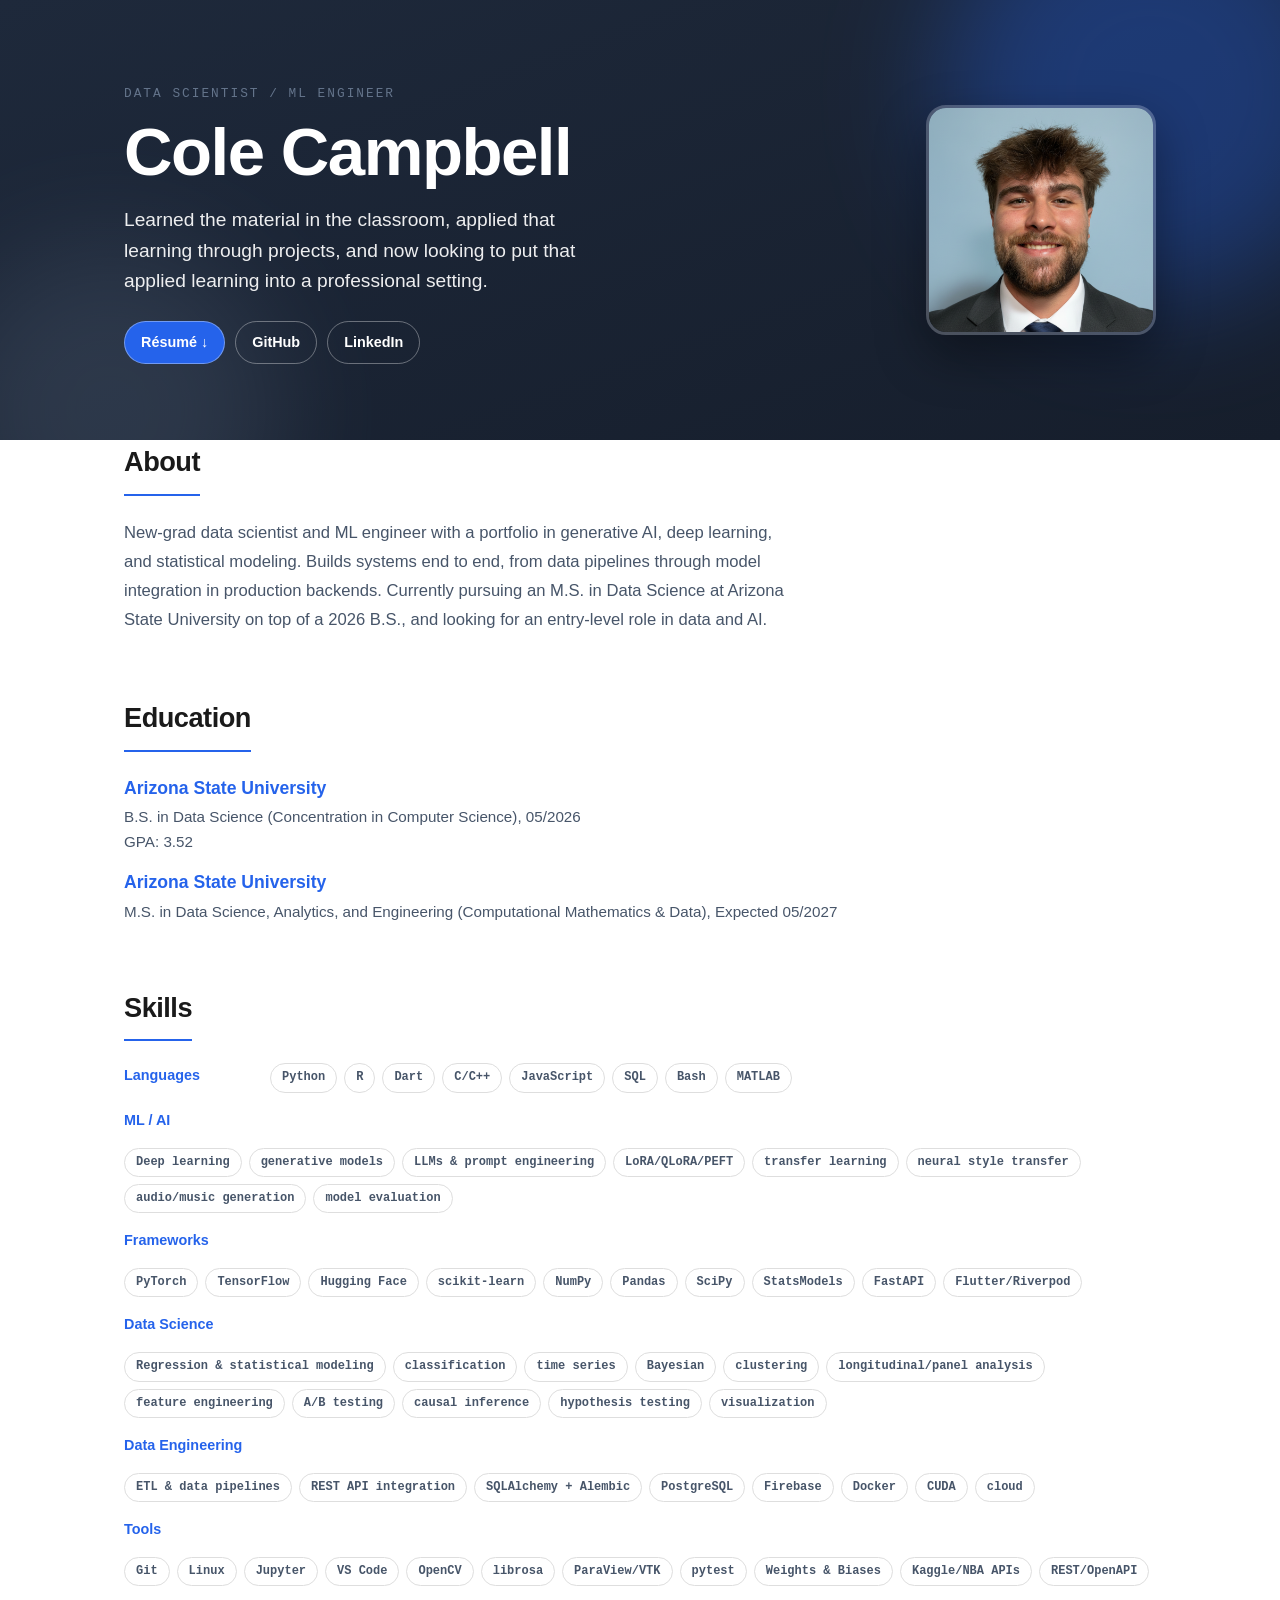
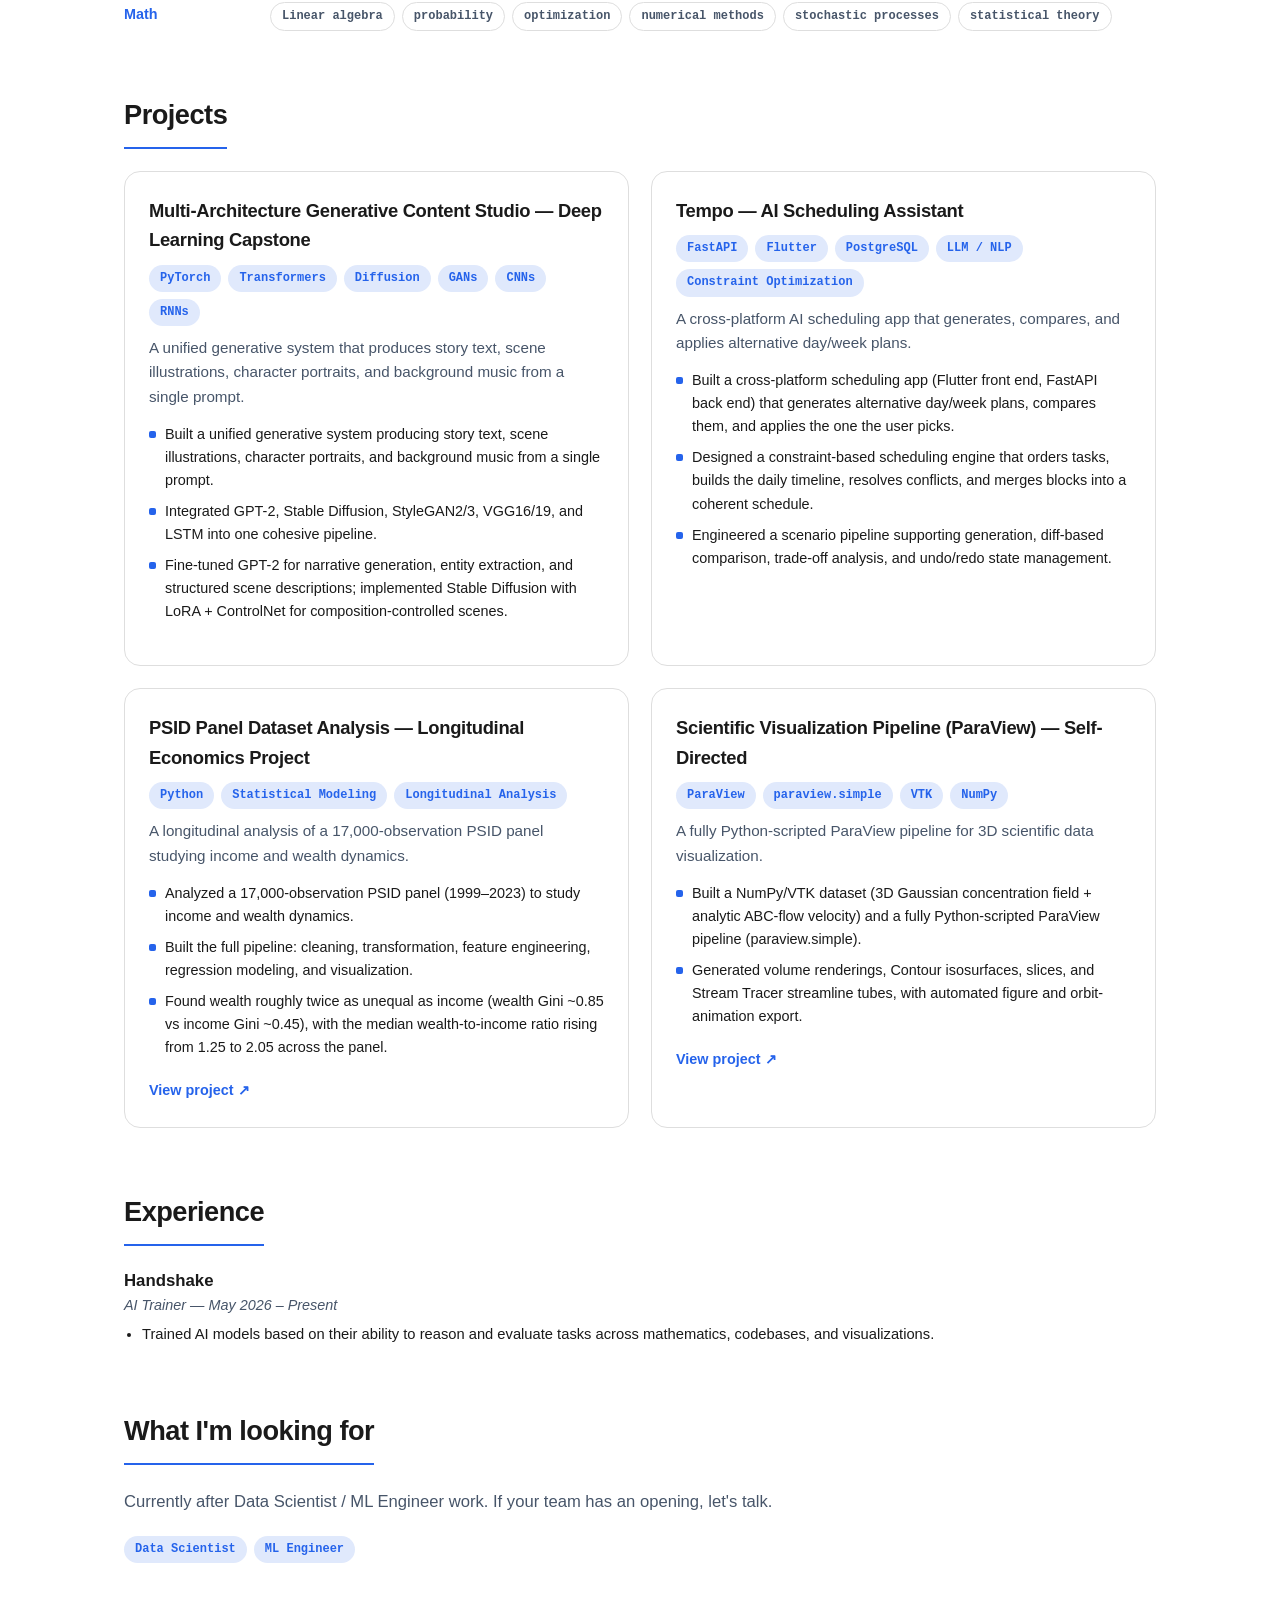
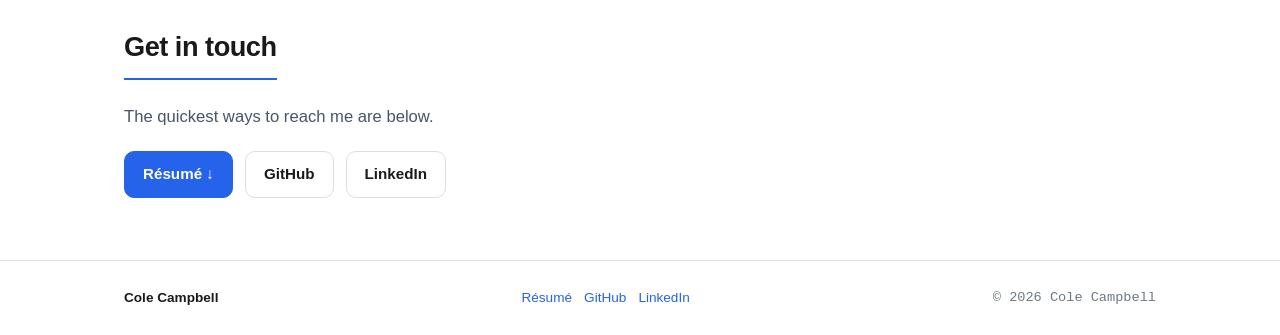
<file: clients/cole-campbell/index.html>
<!DOCTYPE html>
<html lang="en">
<head>
<meta charset="UTF-8">
<meta name="viewport" content="width=device-width, initial-scale=1.0">
<title>Cole Campbell — Portfolio</title>
<meta name="description" content="Data Scientist / ML Engineer — portfolio of Cole Campbell.">
<link rel="stylesheet" href="style.css">
</head>
<body>
<header class="hero">
  <div class="blob b1"></div><div class="blob b2"></div>
  <div class="wrap hero-inner">
    <div class="hero-copy">
      <p class="eyebrow">Data Scientist / ML Engineer</p>
      <h1>Cole Campbell</h1>
      <p class="lede">Learned the material in the classroom, applied that learning through projects, and now looking to put that applied learning into a professional setting.</p>
      <div class="links"><a class="btn-resume" href="resume.pdf" target="_blank" rel="noopener">Résumé ↓</a><a href="https://github.com/cjcamp16" target="_blank" rel="noopener">GitHub</a><a href="https://www.linkedin.com/in/cole-campbell23" target="_blank" rel="noopener">LinkedIn</a></div>
    </div>
    <div class="hero-photo"><img src="headshot.png" alt="Headshot of Cole Campbell"></div>
  </div>
</header>

<main class="wrap">
  <section id="about">
    <h2>About</h2>
    <p class="prose">New-grad data scientist and ML engineer with a portfolio in generative AI, deep learning, and statistical modeling. Builds systems end to end, from data pipelines through model integration in production backends. Currently pursuing an M.S. in Data Science at Arizona State University on top of a 2026 B.S., and looking for an entry-level role in data and AI.</p>
  </section>

  <section id="education">
    <h2>Education</h2>
    <div class="edu"><h4><b>Arizona State University</b></h4><p class="edu-line">B.S. in Data Science (Concentration in Computer Science), 05/2026</p><p class="edu-line">GPA: 3.52</p></div><div class="edu"><h4><b>Arizona State University</b></h4><p class="edu-line">M.S. in Data Science, Analytics, and Engineering (Computational Mathematics & Data), Expected 05/2027</p></div>
  </section>

  <section id="skills">
    <h2>Skills</h2>
    <div class="skills"><div class="skill-row"><span class="skill-label">Languages</span><div class="chips"><span class="chip ghost">Python</span><span class="chip ghost">R</span><span class="chip ghost">Dart</span><span class="chip ghost">C/C++</span><span class="chip ghost">JavaScript</span><span class="chip ghost">SQL</span><span class="chip ghost">Bash</span><span class="chip ghost">MATLAB</span></div></div><div class="skill-row"><span class="skill-label">ML / AI</span><div class="chips"><span class="chip ghost">Deep learning</span><span class="chip ghost">generative models</span><span class="chip ghost">LLMs & prompt engineering</span><span class="chip ghost">LoRA/QLoRA/PEFT</span><span class="chip ghost">transfer learning</span><span class="chip ghost">neural style transfer</span><span class="chip ghost">audio/music generation</span><span class="chip ghost">model evaluation</span></div></div><div class="skill-row"><span class="skill-label">Frameworks</span><div class="chips"><span class="chip ghost">PyTorch</span><span class="chip ghost">TensorFlow</span><span class="chip ghost">Hugging Face</span><span class="chip ghost">scikit-learn</span><span class="chip ghost">NumPy</span><span class="chip ghost">Pandas</span><span class="chip ghost">SciPy</span><span class="chip ghost">StatsModels</span><span class="chip ghost">FastAPI</span><span class="chip ghost">Flutter/Riverpod</span></div></div><div class="skill-row"><span class="skill-label">Data Science</span><div class="chips"><span class="chip ghost">Regression & statistical modeling</span><span class="chip ghost">classification</span><span class="chip ghost">time series</span><span class="chip ghost">Bayesian</span><span class="chip ghost">clustering</span><span class="chip ghost">longitudinal/panel analysis</span><span class="chip ghost">feature engineering</span><span class="chip ghost">A/B testing</span><span class="chip ghost">causal inference</span><span class="chip ghost">hypothesis testing</span><span class="chip ghost">visualization</span></div></div><div class="skill-row"><span class="skill-label">Data Engineering</span><div class="chips"><span class="chip ghost">ETL & data pipelines</span><span class="chip ghost">REST API integration</span><span class="chip ghost">SQLAlchemy + Alembic</span><span class="chip ghost">PostgreSQL</span><span class="chip ghost">Firebase</span><span class="chip ghost">Docker</span><span class="chip ghost">CUDA</span><span class="chip ghost">cloud</span></div></div><div class="skill-row"><span class="skill-label">Tools</span><div class="chips"><span class="chip ghost">Git</span><span class="chip ghost">Linux</span><span class="chip ghost">Jupyter</span><span class="chip ghost">VS Code</span><span class="chip ghost">OpenCV</span><span class="chip ghost">librosa</span><span class="chip ghost">ParaView/VTK</span><span class="chip ghost">pytest</span><span class="chip ghost">Weights & Biases</span><span class="chip ghost">Kaggle/NBA APIs</span><span class="chip ghost">REST/OpenAPI</span></div></div><div class="skill-row"><span class="skill-label">Math</span><div class="chips"><span class="chip ghost">Linear algebra</span><span class="chip ghost">probability</span><span class="chip ghost">optimization</span><span class="chip ghost">numerical methods</span><span class="chip ghost">stochastic processes</span><span class="chip ghost">statistical theory</span></div></div></div>
  </section>

  <section id="projects">
    <h2>Projects</h2>
    <div class="cards">
        <article class="card">
          <h3>Multi-Architecture Generative Content Studio — Deep Learning Capstone</h3>
          <div class="chips"><span class="chip">PyTorch</span><span class="chip">Transformers</span><span class="chip">Diffusion</span><span class="chip">GANs</span><span class="chip">CNNs</span><span class="chip">RNNs</span></div>
          <p class="card-blurb">A unified generative system that produces story text, scene illustrations, character portraits, and background music from a single prompt.</p>
          <ul class="card-points"><li>Built a unified generative system producing story text, scene illustrations, character portraits, and background music from a single prompt.</li><li>Integrated GPT-2, Stable Diffusion, StyleGAN2/3, VGG16/19, and LSTM into one cohesive pipeline.</li><li>Fine-tuned GPT-2 for narrative generation, entity extraction, and structured scene descriptions; implemented Stable Diffusion with LoRA + ControlNet for composition-controlled scenes.</li></ul>
          
        </article>
        <article class="card">
          <h3>Tempo — AI Scheduling Assistant</h3>
          <div class="chips"><span class="chip">FastAPI</span><span class="chip">Flutter</span><span class="chip">PostgreSQL</span><span class="chip">LLM / NLP</span><span class="chip">Constraint Optimization</span></div>
          <p class="card-blurb">A cross-platform AI scheduling app that generates, compares, and applies alternative day/week plans.</p>
          <ul class="card-points"><li>Built a cross-platform scheduling app (Flutter front end, FastAPI back end) that generates alternative day/week plans, compares them, and applies the one the user picks.</li><li>Designed a constraint-based scheduling engine that orders tasks, builds the daily timeline, resolves conflicts, and merges blocks into a coherent schedule.</li><li>Engineered a scenario pipeline supporting generation, diff-based comparison, trade-off analysis, and undo/redo state management.</li></ul>
          
        </article>
        <article class="card">
          <h3>PSID Panel Dataset Analysis — Longitudinal Economics Project</h3>
          <div class="chips"><span class="chip">Python</span><span class="chip">Statistical Modeling</span><span class="chip">Longitudinal Analysis</span></div>
          <p class="card-blurb">A longitudinal analysis of a 17,000-observation PSID panel studying income and wealth dynamics.</p>
          <ul class="card-points"><li>Analyzed a 17,000-observation PSID panel (1999–2023) to study income and wealth dynamics.</li><li>Built the full pipeline: cleaning, transformation, feature engineering, regression modeling, and visualization.</li><li>Found wealth roughly twice as unequal as income (wealth Gini ~0.85 vs income Gini ~0.45), with the median wealth-to-income ratio rising from 1.25 to 2.05 across the panel.</li></ul>
          <a class="card-link" href="https://github.com/cjcamp16/psid-income-wealth-analysis" target="_blank" rel="noopener">View project ↗</a>
        </article>
        <article class="card">
          <h3>Scientific Visualization Pipeline (ParaView) — Self-Directed</h3>
          <div class="chips"><span class="chip">ParaView</span><span class="chip">paraview.simple</span><span class="chip">VTK</span><span class="chip">NumPy</span></div>
          <p class="card-blurb">A fully Python-scripted ParaView pipeline for 3D scientific data visualization.</p>
          <ul class="card-points"><li>Built a NumPy/VTK dataset (3D Gaussian concentration field + analytic ABC-flow velocity) and a fully Python-scripted ParaView pipeline (paraview.simple).</li><li>Generated volume renderings, Contour isosurfaces, slices, and Stream Tracer streamline tubes, with automated figure and orbit-animation export.</li></ul>
          <a class="card-link" href="https://github.com/cjcamp16/sciviz-paraview" target="_blank" rel="noopener">View project ↗</a>
        </article></div>
  </section>

  <section id="experience">
    <h2>Experience</h2>
    <div class="exp"><h4>Handshake</h4><p class="exp-sub">AI Trainer &mdash; <i>May 2026 – Present</i></p><ul><li>Trained AI models based on their ability to reason and evaluate tasks across mathematics, codebases, and visualizations.</li></ul></div>
  </section>

  <section id="looking">
    <h2>What I'm looking for</h2>
    <p class="prose">Currently after Data Scientist / ML Engineer work. If your team has an opening, let's talk.</p>
    <div class="chips"><span class="chip">Data Scientist</span><span class="chip">ML Engineer</span></div>
  </section>

  <section id="contact">
    <h2>Get in touch</h2>
    <p class="prose">The quickest ways to reach me are below.</p>
    <div class="cta-row"><a class="cta-resume" href="resume.pdf" target="_blank" rel="noopener">Résumé ↓</a><a href="https://github.com/cjcamp16" target="_blank" rel="noopener">GitHub</a><a href="https://www.linkedin.com/in/cole-campbell23" target="_blank" rel="noopener">LinkedIn</a></div>
  </section>
</main>

<footer class="footer">
  <div class="wrap foot-inner">
    <span class="foot-name">Cole Campbell</span>
    <span class="foot-links"> <a href="resume.pdf" target="_blank" rel="noopener">Résumé</a> <a href="https://github.com/cjcamp16" target="_blank" rel="noopener">GitHub</a><a href="https://www.linkedin.com/in/cole-campbell23" target="_blank" rel="noopener">LinkedIn</a></span>
    <span class="foot-note">&copy; <span id="yr"></span> Cole Campbell</span>
  </div>
</footer>
<script>document.getElementById('yr').textContent=new Date().getFullYear();</script>
</body>
</html>
</file>
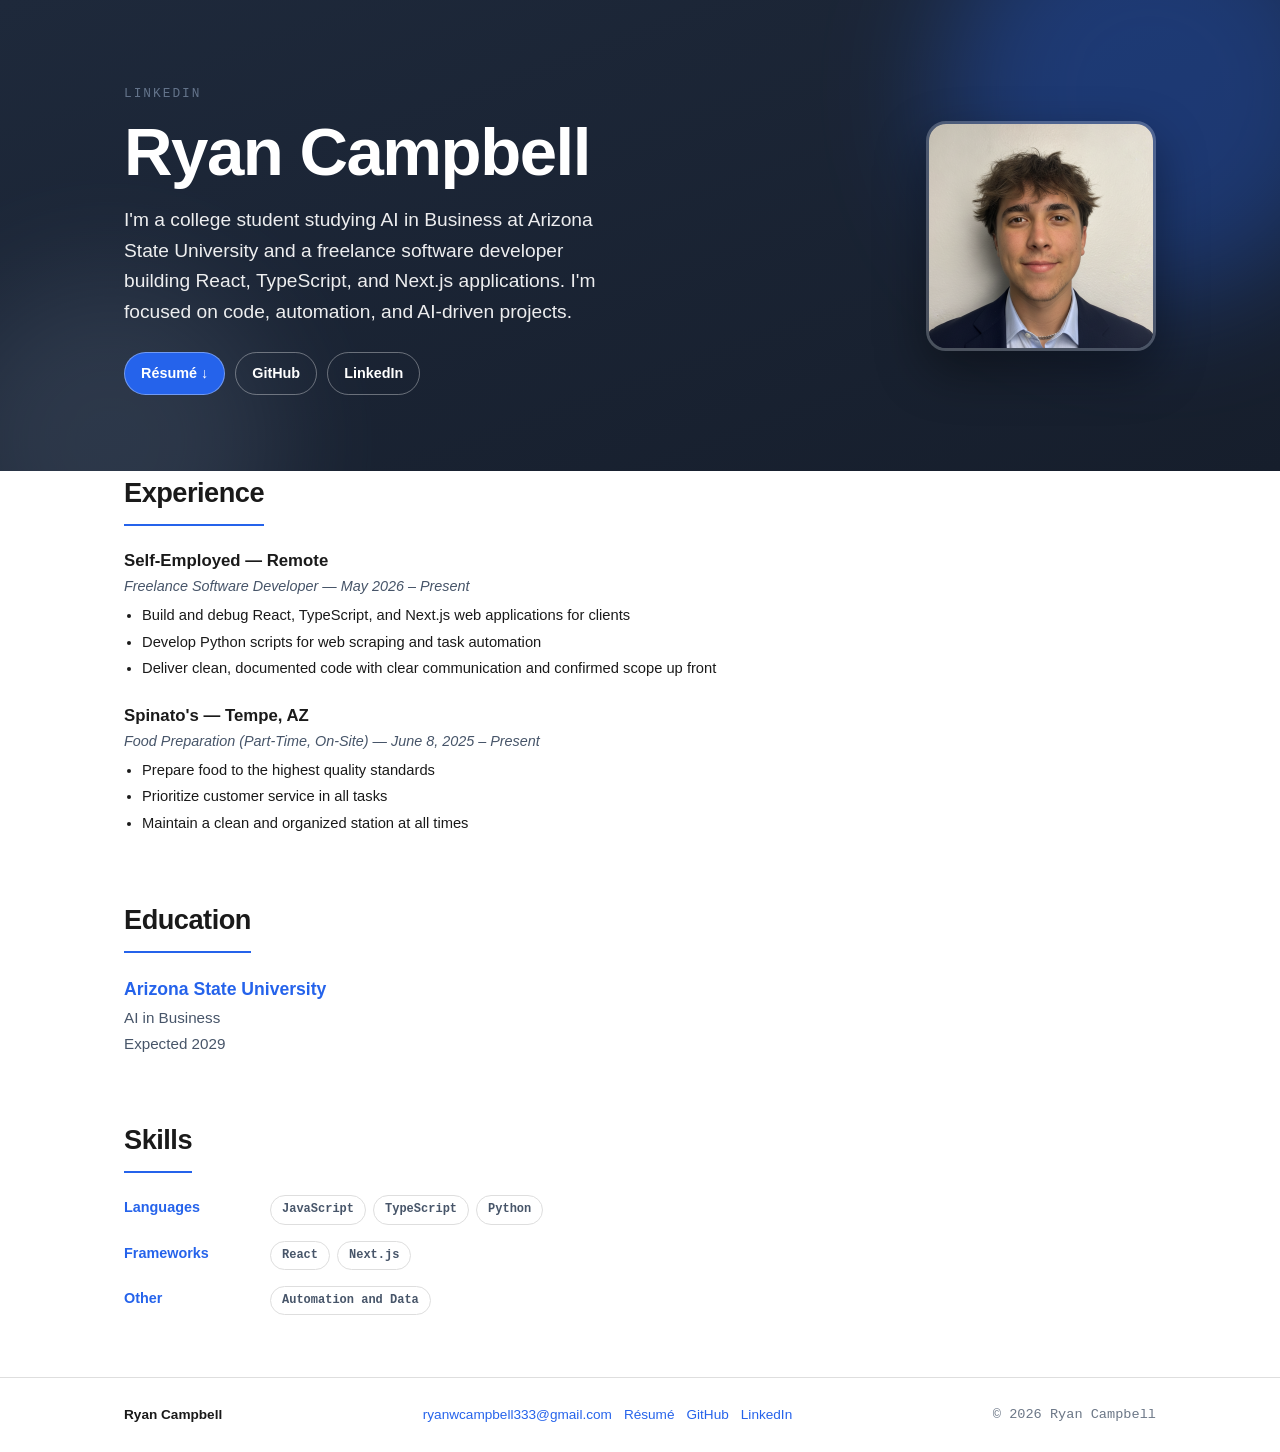
<file: clients/ryanwcampbell/index.html>
<!DOCTYPE html>
<html lang="en">
<head>
<meta charset="UTF-8">
<meta name="viewport" content="width=device-width, initial-scale=1.0">
<title>Ryan Campbell — Portfolio</title>
<meta name="description" content="LinkedIn — portfolio of Ryan Campbell.">
<link rel="stylesheet" href="style.css">
</head>
<body>
<header class="hero">
  <div class="blob b1"></div><div class="blob b2"></div>
  <div class="wrap hero-inner">
    <div class="hero-copy">
      <p class="eyebrow">LinkedIn</p>
      <h1>Ryan Campbell</h1>
      <p class="lede">I'm a college student studying AI in Business at Arizona State University and a freelance software developer building React, TypeScript, and Next.js applications. I'm focused on code, automation, and AI-driven projects.</p>
      <div class="links"><a class="btn-resume" href="resume.pdf" target="_blank" rel="noopener">Résumé ↓</a><a href="https://github.com/ryancamp10" target="_blank" rel="noopener">GitHub</a><a href="https://www.linkedin.com/in/ryan-campbell-a02652313" target="_blank" rel="noopener">LinkedIn</a></div>
    </div>
    <div class="hero-photo"><img src="headshot.png" alt="Headshot of Ryan Campbell"></div>
  </div>
</header>

<main class="wrap">
  <section id="experience">
    <h2>Experience</h2>
    <div class="exp"><h4>Self-Employed &mdash; Remote</h4><p class="exp-sub">Freelance Software Developer &mdash; <i>May 2026 – Present</i></p><ul><li>Build and debug React, TypeScript, and Next.js web applications for clients</li><li>Develop Python scripts for web scraping and task automation</li><li>Deliver clean, documented code with clear communication and confirmed scope up front</li></ul></div><div class="exp"><h4>Spinato's &mdash; Tempe, AZ</h4><p class="exp-sub">Food Preparation (Part-Time, On-Site) &mdash; <i>June 8, 2025 – Present</i></p><ul><li>Prepare food to the highest quality standards</li><li>Prioritize customer service in all tasks</li><li>Maintain a clean and organized station at all times</li></ul></div>
  </section>

  <section id="education">
    <h2>Education</h2>
    <div class="edu"><h4><b>Arizona State University</b></h4><p class="edu-line">AI in Business</p><p class="edu-line">Expected 2029</p></div>
  </section>

  <section id="skills">
    <h2>Skills</h2>
    <div class="skills"><div class="skill-row"><span class="skill-label">Languages</span><div class="chips"><span class="chip ghost">JavaScript</span><span class="chip ghost">TypeScript</span><span class="chip ghost">Python</span></div></div><div class="skill-row"><span class="skill-label">Frameworks</span><div class="chips"><span class="chip ghost">React</span><span class="chip ghost">Next.js</span></div></div><div class="skill-row"><span class="skill-label">Other</span><div class="chips"><span class="chip ghost">Automation and Data</span></div></div></div>
  </section>
</main>

<footer class="footer">
  <div class="wrap foot-inner">
    <span class="foot-name">Ryan Campbell</span>
    <span class="foot-links"><a href="mailto:ryanwcampbell333@gmail.com">ryanwcampbell333@gmail.com</a> <a href="resume.pdf" target="_blank" rel="noopener">Résumé</a> <a href="https://github.com/ryancamp10" target="_blank" rel="noopener">GitHub</a><a href="https://www.linkedin.com/in/ryan-campbell-a02652313" target="_blank" rel="noopener">LinkedIn</a></span>
    <span class="foot-note">&copy; <span id="yr"></span> Ryan Campbell</span>
  </div>
</footer>
<script>document.getElementById('yr').textContent=new Date().getFullYear();</script>
</body>
</html>
</file>
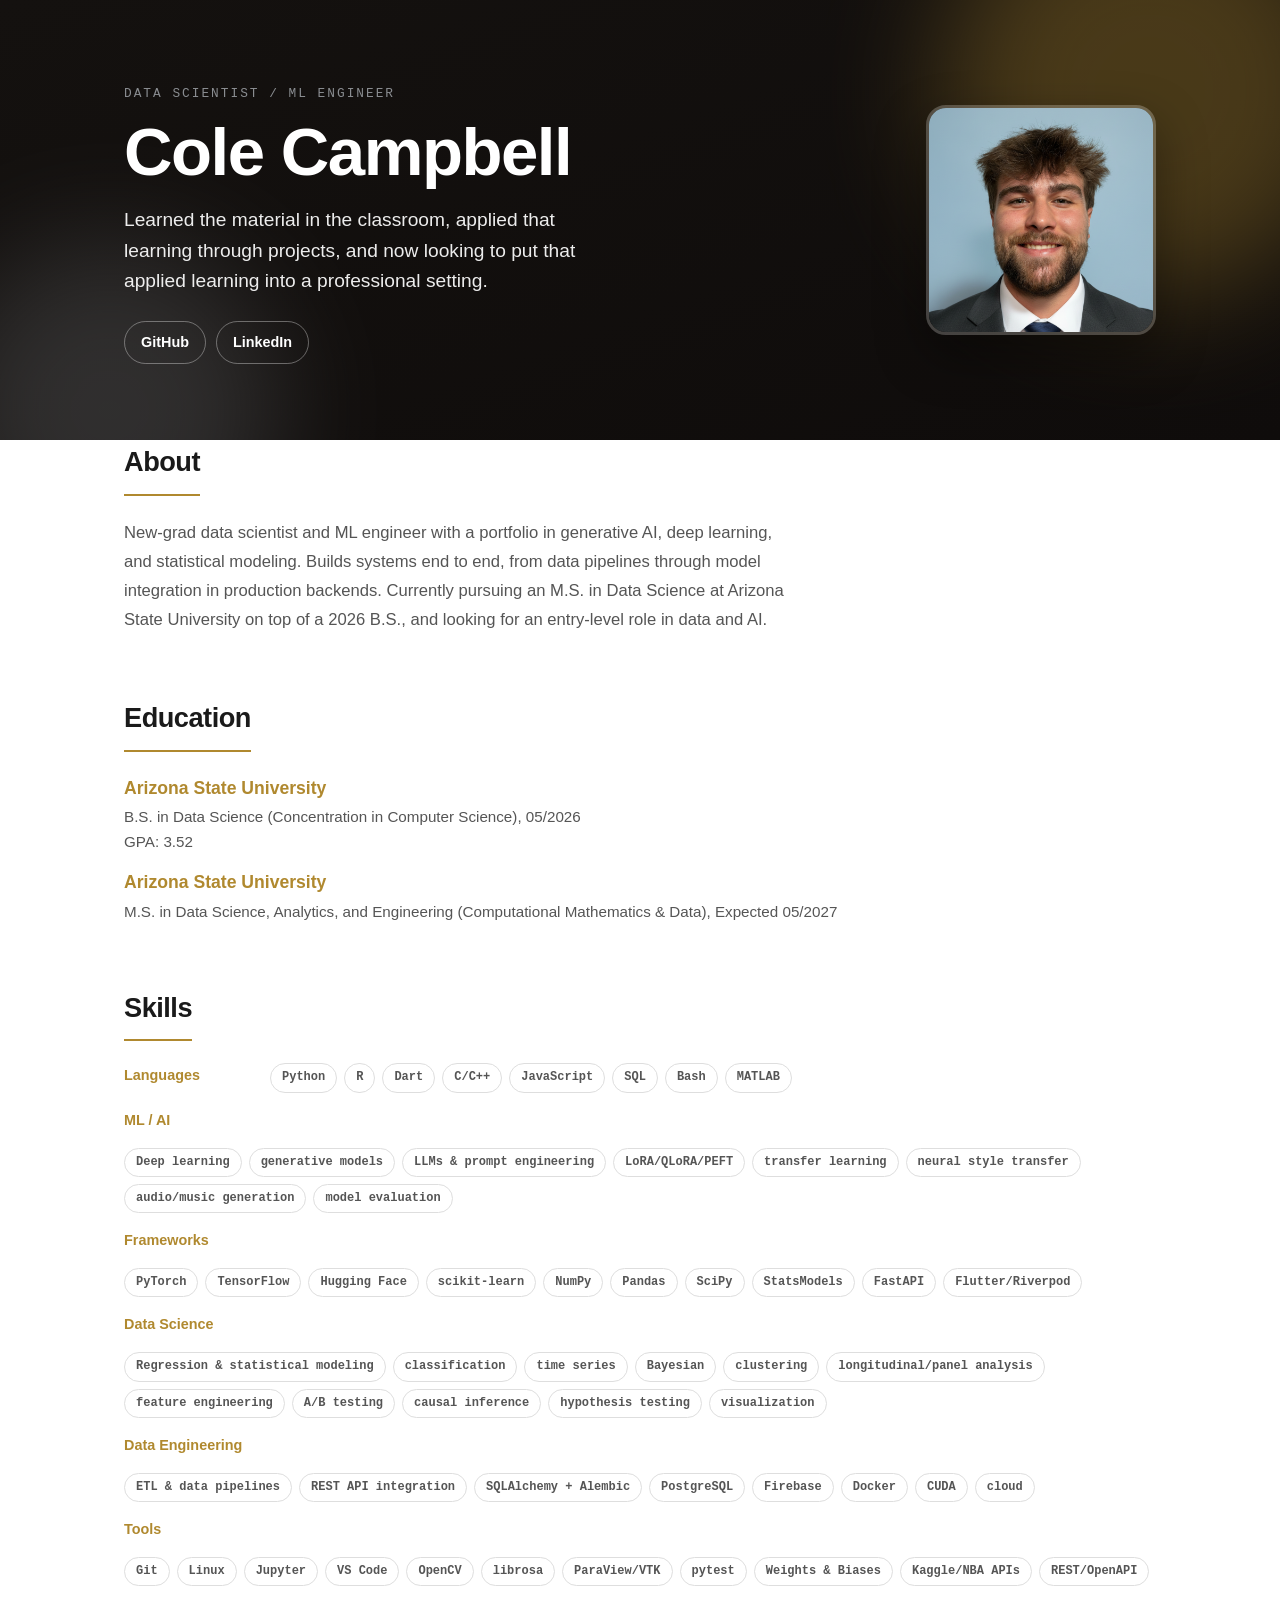
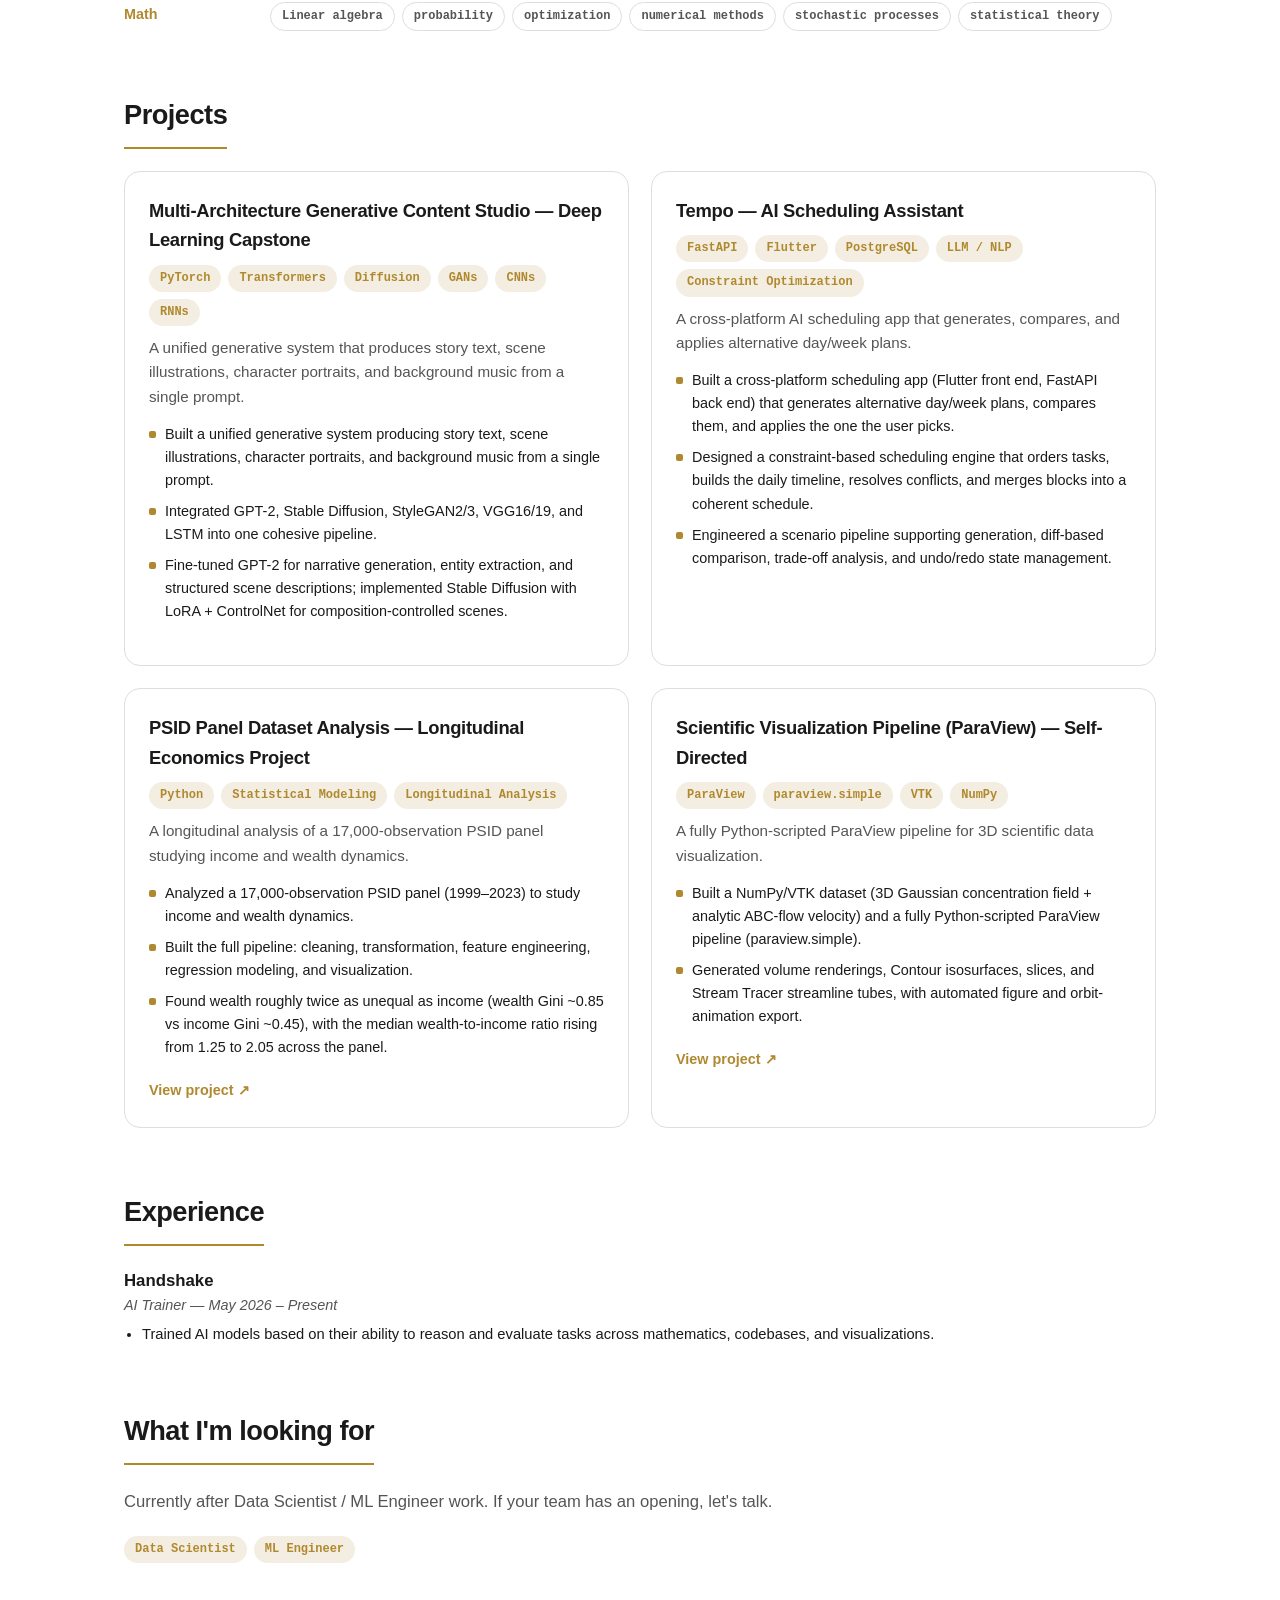
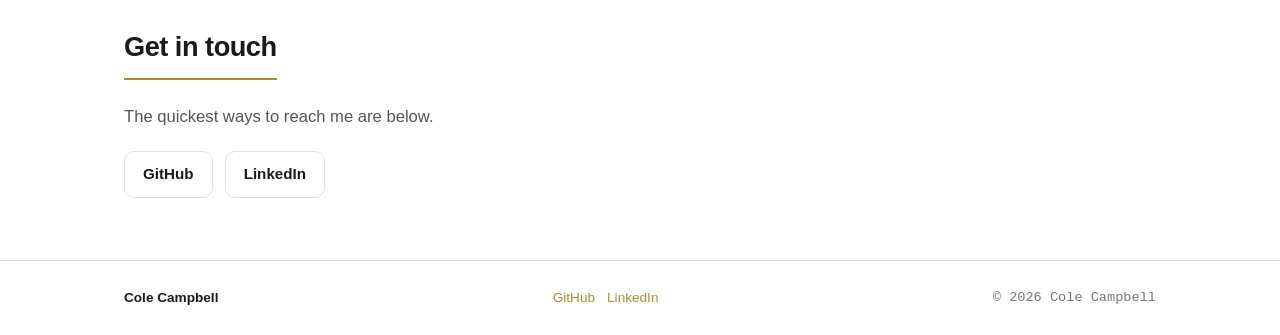
<file: styles/assets/site/black-gold/index.html>
<!DOCTYPE html>
<html lang="en">
<head>
<meta charset="UTF-8">
<meta name="viewport" content="width=device-width, initial-scale=1.0">
<title>Cole Campbell — Portfolio</title>
<meta name="description" content="Data Scientist / ML Engineer — portfolio of Cole Campbell.">
<link rel="stylesheet" href="style.css">
</head>
<body>
<header class="hero">
  <div class="blob b1"></div><div class="blob b2"></div>
  <div class="wrap hero-inner">
    <div class="hero-copy">
      <p class="eyebrow">Data Scientist / ML Engineer</p>
      <h1>Cole Campbell</h1>
      <p class="lede">Learned the material in the classroom, applied that learning through projects, and now looking to put that applied learning into a professional setting.</p>
      <div class="links"><a href="https://github.com/cjcamp16" target="_blank" rel="noopener">GitHub</a><a href="https://www.linkedin.com/in/cole-campbell23" target="_blank" rel="noopener">LinkedIn</a></div>
    </div>
    <div class="hero-photo"><img src="headshot.png" alt="Headshot of Cole Campbell"></div>
  </div>
</header>

<main class="wrap">
  <section id="about">
    <h2>About</h2>
    <p class="prose">New-grad data scientist and ML engineer with a portfolio in generative AI, deep learning, and statistical modeling. Builds systems end to end, from data pipelines through model integration in production backends. Currently pursuing an M.S. in Data Science at Arizona State University on top of a 2026 B.S., and looking for an entry-level role in data and AI.</p>
  </section>

  <section id="education">
    <h2>Education</h2>
    <div class="edu"><h4><b>Arizona State University</b></h4><p class="edu-line">B.S. in Data Science (Concentration in Computer Science), 05/2026</p><p class="edu-line">GPA: 3.52</p></div><div class="edu"><h4><b>Arizona State University</b></h4><p class="edu-line">M.S. in Data Science, Analytics, and Engineering (Computational Mathematics & Data), Expected 05/2027</p></div>
  </section>

  <section id="skills">
    <h2>Skills</h2>
    <div class="skills"><div class="skill-row"><span class="skill-label">Languages</span><div class="chips"><span class="chip ghost">Python</span><span class="chip ghost">R</span><span class="chip ghost">Dart</span><span class="chip ghost">C/C++</span><span class="chip ghost">JavaScript</span><span class="chip ghost">SQL</span><span class="chip ghost">Bash</span><span class="chip ghost">MATLAB</span></div></div><div class="skill-row"><span class="skill-label">ML / AI</span><div class="chips"><span class="chip ghost">Deep learning</span><span class="chip ghost">generative models</span><span class="chip ghost">LLMs & prompt engineering</span><span class="chip ghost">LoRA/QLoRA/PEFT</span><span class="chip ghost">transfer learning</span><span class="chip ghost">neural style transfer</span><span class="chip ghost">audio/music generation</span><span class="chip ghost">model evaluation</span></div></div><div class="skill-row"><span class="skill-label">Frameworks</span><div class="chips"><span class="chip ghost">PyTorch</span><span class="chip ghost">TensorFlow</span><span class="chip ghost">Hugging Face</span><span class="chip ghost">scikit-learn</span><span class="chip ghost">NumPy</span><span class="chip ghost">Pandas</span><span class="chip ghost">SciPy</span><span class="chip ghost">StatsModels</span><span class="chip ghost">FastAPI</span><span class="chip ghost">Flutter/Riverpod</span></div></div><div class="skill-row"><span class="skill-label">Data Science</span><div class="chips"><span class="chip ghost">Regression & statistical modeling</span><span class="chip ghost">classification</span><span class="chip ghost">time series</span><span class="chip ghost">Bayesian</span><span class="chip ghost">clustering</span><span class="chip ghost">longitudinal/panel analysis</span><span class="chip ghost">feature engineering</span><span class="chip ghost">A/B testing</span><span class="chip ghost">causal inference</span><span class="chip ghost">hypothesis testing</span><span class="chip ghost">visualization</span></div></div><div class="skill-row"><span class="skill-label">Data Engineering</span><div class="chips"><span class="chip ghost">ETL & data pipelines</span><span class="chip ghost">REST API integration</span><span class="chip ghost">SQLAlchemy + Alembic</span><span class="chip ghost">PostgreSQL</span><span class="chip ghost">Firebase</span><span class="chip ghost">Docker</span><span class="chip ghost">CUDA</span><span class="chip ghost">cloud</span></div></div><div class="skill-row"><span class="skill-label">Tools</span><div class="chips"><span class="chip ghost">Git</span><span class="chip ghost">Linux</span><span class="chip ghost">Jupyter</span><span class="chip ghost">VS Code</span><span class="chip ghost">OpenCV</span><span class="chip ghost">librosa</span><span class="chip ghost">ParaView/VTK</span><span class="chip ghost">pytest</span><span class="chip ghost">Weights & Biases</span><span class="chip ghost">Kaggle/NBA APIs</span><span class="chip ghost">REST/OpenAPI</span></div></div><div class="skill-row"><span class="skill-label">Math</span><div class="chips"><span class="chip ghost">Linear algebra</span><span class="chip ghost">probability</span><span class="chip ghost">optimization</span><span class="chip ghost">numerical methods</span><span class="chip ghost">stochastic processes</span><span class="chip ghost">statistical theory</span></div></div></div>
  </section>

  <section id="projects">
    <h2>Projects</h2>
    <div class="cards">
        <article class="card">
          <h3>Multi-Architecture Generative Content Studio — Deep Learning Capstone</h3>
          <div class="chips"><span class="chip">PyTorch</span><span class="chip">Transformers</span><span class="chip">Diffusion</span><span class="chip">GANs</span><span class="chip">CNNs</span><span class="chip">RNNs</span></div>
          <p class="card-blurb">A unified generative system that produces story text, scene illustrations, character portraits, and background music from a single prompt.</p>
          <ul class="card-points"><li>Built a unified generative system producing story text, scene illustrations, character portraits, and background music from a single prompt.</li><li>Integrated GPT-2, Stable Diffusion, StyleGAN2/3, VGG16/19, and LSTM into one cohesive pipeline.</li><li>Fine-tuned GPT-2 for narrative generation, entity extraction, and structured scene descriptions; implemented Stable Diffusion with LoRA + ControlNet for composition-controlled scenes.</li></ul>
          
        </article>
        <article class="card">
          <h3>Tempo — AI Scheduling Assistant</h3>
          <div class="chips"><span class="chip">FastAPI</span><span class="chip">Flutter</span><span class="chip">PostgreSQL</span><span class="chip">LLM / NLP</span><span class="chip">Constraint Optimization</span></div>
          <p class="card-blurb">A cross-platform AI scheduling app that generates, compares, and applies alternative day/week plans.</p>
          <ul class="card-points"><li>Built a cross-platform scheduling app (Flutter front end, FastAPI back end) that generates alternative day/week plans, compares them, and applies the one the user picks.</li><li>Designed a constraint-based scheduling engine that orders tasks, builds the daily timeline, resolves conflicts, and merges blocks into a coherent schedule.</li><li>Engineered a scenario pipeline supporting generation, diff-based comparison, trade-off analysis, and undo/redo state management.</li></ul>
          
        </article>
        <article class="card">
          <h3>PSID Panel Dataset Analysis — Longitudinal Economics Project</h3>
          <div class="chips"><span class="chip">Python</span><span class="chip">Statistical Modeling</span><span class="chip">Longitudinal Analysis</span></div>
          <p class="card-blurb">A longitudinal analysis of a 17,000-observation PSID panel studying income and wealth dynamics.</p>
          <ul class="card-points"><li>Analyzed a 17,000-observation PSID panel (1999–2023) to study income and wealth dynamics.</li><li>Built the full pipeline: cleaning, transformation, feature engineering, regression modeling, and visualization.</li><li>Found wealth roughly twice as unequal as income (wealth Gini ~0.85 vs income Gini ~0.45), with the median wealth-to-income ratio rising from 1.25 to 2.05 across the panel.</li></ul>
          <a class="card-link" href="https://github.com/cjcamp16/psid-income-wealth-analysis" target="_blank" rel="noopener">View project ↗</a>
        </article>
        <article class="card">
          <h3>Scientific Visualization Pipeline (ParaView) — Self-Directed</h3>
          <div class="chips"><span class="chip">ParaView</span><span class="chip">paraview.simple</span><span class="chip">VTK</span><span class="chip">NumPy</span></div>
          <p class="card-blurb">A fully Python-scripted ParaView pipeline for 3D scientific data visualization.</p>
          <ul class="card-points"><li>Built a NumPy/VTK dataset (3D Gaussian concentration field + analytic ABC-flow velocity) and a fully Python-scripted ParaView pipeline (paraview.simple).</li><li>Generated volume renderings, Contour isosurfaces, slices, and Stream Tracer streamline tubes, with automated figure and orbit-animation export.</li></ul>
          <a class="card-link" href="https://github.com/cjcamp16/sciviz-paraview" target="_blank" rel="noopener">View project ↗</a>
        </article></div>
  </section>

  <section id="experience">
    <h2>Experience</h2>
    <div class="exp"><h4>Handshake</h4><p class="exp-sub">AI Trainer &mdash; <i>May 2026 – Present</i></p><ul><li>Trained AI models based on their ability to reason and evaluate tasks across mathematics, codebases, and visualizations.</li></ul></div>
  </section>

  <section id="looking">
    <h2>What I'm looking for</h2>
    <p class="prose">Currently after Data Scientist / ML Engineer work. If your team has an opening, let's talk.</p>
    <div class="chips"><span class="chip">Data Scientist</span><span class="chip">ML Engineer</span></div>
  </section>

  <section id="contact">
    <h2>Get in touch</h2>
    <p class="prose">The quickest ways to reach me are below.</p>
    <div class="cta-row"><a href="https://github.com/cjcamp16" target="_blank" rel="noopener">GitHub</a><a href="https://www.linkedin.com/in/cole-campbell23" target="_blank" rel="noopener">LinkedIn</a></div>
  </section>
</main>

<footer class="footer">
  <div class="wrap foot-inner">
    <span class="foot-name">Cole Campbell</span>
    <span class="foot-links">  <a href="https://github.com/cjcamp16" target="_blank" rel="noopener">GitHub</a><a href="https://www.linkedin.com/in/cole-campbell23" target="_blank" rel="noopener">LinkedIn</a></span>
    <span class="foot-note">&copy; <span id="yr"></span> Cole Campbell</span>
  </div>
</footer>
<script>document.getElementById('yr').textContent=new Date().getFullYear();</script>
</body>
</html>
</file>
<file: style.css>
:root{
  --navy:#0b1622; --navy-2:#0f2033; --panel:#121f30; --panel-2:#16263a;
  --border:#21344a; --text:#e7edf3; --muted:#9fb1c2;
  --green:#13c08d; --green-dim:#0e9a71; --green-soft:rgba(19,192,141,.13);
  --maroon:#c0474a;
  --radius:14px; --maxw:1080px;
  --sans:-apple-system,BlinkMacSystemFont,"Segoe UI",Roboto,Helvetica,Arial,sans-serif;
  --mono:ui-monospace,"Consolas",monospace;
}
*{box-sizing:border-box;margin:0;padding:0}
html{scroll-behavior:smooth;scroll-padding-top:72px}
body{background:var(--navy);color:var(--text);font-family:var(--sans);line-height:1.6;-webkit-font-smoothing:antialiased;overflow-x:hidden}
a{color:var(--green);text-decoration:none}
.container{max-width:var(--maxw);margin:0 auto;padding:0 24px}
.narrow{max-width:760px}
.center{text-align:center}
.brand{display:flex;align-items:center}
.brand img{height:34px;display:block}
.footer .brand img{height:26px;opacity:.9}
.grad-text{background:linear-gradient(100deg,var(--green) 10%,#7fe6c3 55%,var(--green) 90%);-webkit-background-clip:text;background-clip:text;color:transparent}

/* reveal-on-scroll */
.reveal{opacity:0;transform:translateY(22px);transition:opacity .6s ease,transform .6s ease}
.reveal.in{opacity:1;transform:none}
@media (prefers-reduced-motion:reduce){.reveal{opacity:1;transform:none;transition:none}.aurora{animation:none!important}}

/* NAV */
.nav{position:sticky;top:0;z-index:50;background:rgba(11,22,34,.72);backdrop-filter:blur(10px);border-bottom:1px solid transparent;transition:.25s}
.nav.scrolled{border-bottom-color:var(--border);background:rgba(11,22,34,.92)}
.nav-inner{display:flex;align-items:center;justify-content:space-between;height:60px}
.nav-links{display:flex;align-items:center;gap:22px}
.nav-links a{color:var(--muted);font-size:.93rem;font-weight:500}
.nav-links a:hover{color:var(--text)}
.nav-cta{border:1px solid var(--green-dim);border-radius:8px;padding:7px 14px;color:var(--green)!important}
.nav-cta:hover{background:var(--green-soft)}

/* BUTTONS */
.btn{display:inline-block;padding:12px 22px;border-radius:10px;border:1px solid var(--border);color:var(--text);font-weight:700;font-size:.97rem;cursor:pointer;transition:transform .15s,background .2s,border-color .2s,box-shadow .2s}
.btn:hover{transform:translateY(-2px)}
.btn-primary{background:var(--green);border-color:var(--green);color:#06251a}
.btn-primary:hover{background:#19d69e;box-shadow:0 6px 24px rgba(19,192,141,.35)}
.btn-ghost{background:transparent}
.btn-ghost:hover{border-color:var(--green-dim)}
.btn-tier{width:100%;text-align:center;background:var(--panel-2)}
.btn-tier:hover{border-color:var(--green-dim);box-shadow:0 6px 20px rgba(19,192,141,.18)}
.btn-lg{padding:15px 30px;font-size:1.05rem}

/* AURORA backdrop */
.aurora{position:absolute;border-radius:50%;filter:blur(90px);opacity:.5;pointer-events:none;z-index:0}
.a1{width:560px;height:560px;background:radial-gradient(circle,rgba(19,192,141,.34),transparent 65%);top:-180px;right:-120px;animation:drift 16s ease-in-out infinite alternate}
.a2{width:460px;height:460px;background:radial-gradient(circle,rgba(31,80,140,.5),transparent 65%);bottom:-160px;left:-140px;animation:drift 20s ease-in-out infinite alternate-reverse}
.a3{width:300px;height:300px;background:radial-gradient(circle,rgba(192,71,74,.22),transparent 65%);top:30%;left:38%;animation:drift 24s ease-in-out infinite alternate}
@keyframes drift{from{transform:translate(0,0) scale(1)}to{transform:translate(60px,40px) scale(1.12)}}

/* HERO */
.hero{position:relative;padding:96px 0 72px;text-align:center;overflow:hidden}
.hero-inner{position:relative;z-index:1;max-width:820px;margin:0 auto}
.eyebrow{color:var(--green);font-weight:700;letter-spacing:.14em;text-transform:uppercase;font-size:.8rem;margin-bottom:14px}
.hero h1{font-size:clamp(2.6rem,6.5vw,4.4rem);line-height:1.06;letter-spacing:-1.5px;margin-bottom:20px}
.lede{font-size:1.16rem;color:var(--muted);max-width:680px;margin:0 auto 28px}
.lede strong{color:var(--text)}
.cta-row{display:flex;gap:14px;justify-content:center;flex-wrap:wrap;margin-bottom:22px}
.trust{color:var(--muted);font-size:.9rem;max-width:560px;margin:0 auto}

/* SECTIONS */
.section{padding:84px 0;position:relative}
.section.alt{background:var(--navy-2)}
.section h2{font-size:clamp(1.7rem,3.6vw,2.4rem);letter-spacing:-.6px;margin-bottom:12px;text-align:center}
.section-sub{color:var(--muted);text-align:center;max-width:640px;margin:0 auto 44px}
.section-sub strong{color:var(--text)}

/* PROOF pairs */
.proof{padding-top:64px}
.pairs{display:grid;grid-template-columns:repeat(3,1fr);gap:28px;max-width:920px;margin:0 auto 48px}
.pair{text-align:center}
.pair .after{position:relative;border-radius:16px;overflow:visible}
.pair .after>img:first-child{width:100%;border-radius:16px;border:1px solid var(--border);box-shadow:0 18px 44px rgba(0,0,0,.45);display:block;transition:transform .3s ease,box-shadow .3s ease}
.pair:hover .after>img:first-child{transform:translateY(-4px);box-shadow:0 24px 54px rgba(19,192,141,.22)}
.pair .before{position:absolute;top:-18px;left:-16px;width:34%;border-radius:10px;border:3px solid var(--navy);box-shadow:0 10px 26px rgba(0,0,0,.5);transform:rotate(-7deg);transition:transform .3s ease;z-index:2}
.pair:hover .before{transform:rotate(-2deg) scale(1.06)}
.from-chip{position:absolute;left:-8px;top:calc(34% * 1.25 - 6px);background:var(--green);color:#06251a;font-size:.68rem;font-weight:800;letter-spacing:.04em;padding:3px 9px;border-radius:999px;transform:rotate(-7deg);z-index:3}
.pair figcaption{margin-top:14px;color:var(--muted);font-weight:600;font-size:.92rem}

/* stat band */
.stat-band{display:grid;grid-template-columns:repeat(4,1fr);gap:14px;background:var(--panel);border:1px solid var(--border);border-radius:var(--radius);padding:22px 26px;max-width:920px;margin:0 auto}
.stat-band div{text-align:center}
.stat-band strong{display:block;font-size:1.7rem;color:var(--green);letter-spacing:-.5px}
.stat-band span{color:var(--muted);font-size:.85rem}

/* STEPS */
.steps{display:grid;grid-template-columns:repeat(4,1fr);gap:18px;margin-top:36px}
.step{background:var(--panel);border:1px solid var(--border);border-radius:var(--radius);padding:24px 20px;transition:transform .2s,border-color .2s}
.step:hover{transform:translateY(-4px);border-color:var(--green-dim)}
.num{display:inline-flex;width:34px;height:34px;align-items:center;justify-content:center;background:var(--green-soft);color:var(--green);border-radius:9px;font-weight:800;margin-bottom:12px}
.step h3{font-size:1.04rem;margin-bottom:6px}
.step p{color:var(--muted);font-size:.92rem}

/* TIERS */
.tiers{display:grid;grid-template-columns:repeat(3,1fr);gap:20px;margin-top:40px}
.tier{position:relative;background:var(--panel);border:1px solid var(--border);border-radius:var(--radius);padding:28px 24px;display:flex;flex-direction:column;transition:transform .2s,border-color .2s,box-shadow .2s}
.tier:hover{transform:translateY(-5px);border-color:var(--green-dim)}
.tier.featured{border-color:var(--green-dim);background:linear-gradient(180deg,rgba(19,192,141,.08),var(--panel) 45%);box-shadow:0 14px 44px rgba(19,192,141,.12)}
.badge{position:absolute;top:-12px;left:50%;transform:translateX(-50%);background:var(--green);color:#06251a;font-size:.74rem;font-weight:800;letter-spacing:.05em;text-transform:uppercase;padding:4px 12px;border-radius:999px}
.tier h3{font-size:1.1rem}
.price{font-size:2.3rem;font-weight:800;letter-spacing:-1px;margin:6px 0 16px}
.tier ul{list-style:none;margin-bottom:22px;flex:1}
.tier li{padding:7px 0 7px 26px;position:relative;color:var(--muted);font-size:.93rem}
.tier li strong{color:var(--text)}
.tier li::before{content:"✓";position:absolute;left:0;color:var(--green);font-weight:800}
.addon{margin-top:12px;color:var(--muted);font-size:.84rem;text-align:center}

/* group */
.group{display:flex;align-items:center;justify-content:space-between;gap:24px;background:var(--panel);border:1px solid var(--border);border-radius:var(--radius);padding:26px 28px;margin-top:28px;flex-wrap:wrap}
.group h3{margin-bottom:6px}
.group p{color:var(--muted);font-size:.94rem;max-width:560px}
.rush-note{text-align:center;color:var(--muted);font-size:.9rem;margin-top:22px}

/* WHY */
#why p{margin-bottom:16px;color:var(--muted)}
#why p strong{color:var(--text)}
.promise{background:var(--panel);border:1px solid var(--border);border-left:3px solid var(--green);border-radius:10px;padding:16px 20px}

/* FAQ */
.faq details{background:var(--panel);border:1px solid var(--border);border-radius:10px;margin-bottom:10px;overflow:hidden}
.faq summary{padding:15px 18px;cursor:pointer;font-weight:600;list-style:none;position:relative;padding-right:40px}
.faq summary::after{content:"+";position:absolute;right:18px;top:12px;color:var(--green);font-size:1.25rem;font-weight:700;transition:transform .2s}
.faq details[open] summary::after{transform:rotate(45deg)}
.faq summary::-webkit-details-marker{display:none}
.faq details p{padding:0 18px 16px;color:var(--muted);font-size:.95rem}
.faq code{font-family:var(--mono);background:var(--green-soft);color:var(--green);padding:1px 6px;border-radius:5px;font-size:.85em}

/* FINAL CTA */
.final-cta{position:relative;padding:90px 0;background:var(--navy-2);overflow:hidden;text-align:center}
.final-cta h2{font-size:clamp(1.8rem,4vw,2.6rem);letter-spacing:-.7px;margin-bottom:10px;position:relative;z-index:1}
.final-cta p{color:var(--muted);margin-bottom:26px;position:relative;z-index:1}
.final-cta .btn{position:relative;z-index:1}

/* FOOTER */
.footer{border-top:1px solid var(--border);padding:28px 0}
.foot-inner{display:flex;align-items:center;justify-content:space-between;gap:14px;flex-wrap:wrap}
.foot-links{display:flex;gap:10px;color:var(--muted);font-size:.9rem}
.foot-note{color:var(--muted);font-size:.85rem}

/* RESPONSIVE */
@media (max-width:900px){
  .steps{grid-template-columns:repeat(2,1fr)}
  .tiers{grid-template-columns:1fr;max-width:480px;margin-left:auto;margin-right:auto}
  .stat-band{grid-template-columns:repeat(2,1fr);gap:20px}
  .pairs{grid-template-columns:repeat(3,1fr);gap:16px}
  .reviews-track .review-card{flex-basis:calc((100% - 18px)/2)}   /* 2 visible on tablet */
}
@media (max-width:640px){
  .nav-links a:not(.nav-cta){display:none}
  .hero{padding:64px 0 48px}
  .steps{grid-template-columns:1fr}
  .pairs{grid-template-columns:1fr;max-width:340px;gap:34px}
  .group{flex-direction:column;align-items:flex-start}
  .aurora{animation:none;filter:blur(60px);opacity:.4}  /* animated 90px blurs jank phones */
  .reviews-track .review-card{flex-basis:86%}       /* 1 + a peek of the next on phones */
  #rev-prev{left:2px} #rev-next{right:2px}          /* inset arrows so they don't clip */
}

/* LEGAL pages */
.legal h1{font-size:2rem;letter-spacing:-.6px;margin-bottom:8px}
.legal-sub{color:var(--muted);font-size:.92rem;margin-bottom:30px}
.legal h2{font-size:1.15rem;margin:30px 0 10px;color:var(--text)}
.legal p,.legal li{color:var(--muted);font-size:.96rem;margin-bottom:10px}
.legal ul{padding-left:22px;margin-bottom:14px}
.legal code{font-family:var(--mono);background:var(--green-soft);color:var(--green);padding:1px 6px;border-radius:5px;font-size:.85em}
.legal strong{color:var(--text)}

/* REVIEWS board — scroll-snap carousel, 3 visible, arrows page through */
.reviews-carousel{position:relative;margin:36px 0 26px}
.reviews-track{display:flex;gap:18px;overflow-x:auto;scroll-snap-type:x mandatory;
  scroll-behavior:smooth;scrollbar-width:none;-ms-overflow-style:none;padding:4px 0 8px}
.reviews-track::-webkit-scrollbar{display:none}
.review-card{flex:0 0 calc((100% - 36px)/3);scroll-snap-align:start;
  background:var(--panel);border:1px solid var(--border);border-radius:var(--radius);
  padding:22px 22px 18px;display:flex;flex-direction:column;gap:10px;transition:transform .2s,border-color .2s}
.review-card:hover{transform:translateY(-4px);border-color:var(--green-dim)}
.rev-arrow{position:absolute;top:50%;transform:translateY(-50%);z-index:6;width:46px;height:46px;
  border-radius:50%;border:1px solid var(--border);background:var(--panel-2);color:var(--text);
  font-size:1.6rem;line-height:1;cursor:pointer;display:flex;align-items:center;justify-content:center;
  box-shadow:0 6px 20px rgba(0,0,0,.35);transition:.2s}
.rev-arrow:hover{border-color:var(--green-dim);color:var(--green)}
.rev-arrow.off{opacity:.3;pointer-events:none}
.rev-arrow[hidden]{display:none}
#rev-prev{left:-14px}
#rev-next{right:-14px}
.review-card blockquote{color:var(--text);font-size:.96rem;line-height:1.55;flex:1}
.review-card figcaption{color:var(--muted);font-size:.86rem}
.stars{color:var(--green);letter-spacing:2px;font-size:1rem}
.stars-off{color:var(--border)}
#reviews-sub .stars{font-size:1.1rem}
/* before/after pair inside a review card */
.ba-pair{display:flex;align-items:center;gap:8px;margin-bottom:4px}
.ba-pair figure{flex:1;margin:0;position:relative}
.ba-pair img{width:100%;aspect-ratio:4/5;object-fit:cover;border-radius:10px;border:1px solid var(--border);display:block}
.ba-pair figcaption{position:absolute;left:8px;bottom:8px;font-size:.62rem;font-weight:800;letter-spacing:.08em;text-transform:uppercase;background:rgba(11,22,34,.78);color:var(--text);padding:2px 7px;border-radius:99px}
.ba-pair figure:last-child figcaption{background:var(--green);color:#06251a}
.ba-arrow{color:var(--green);font-size:1.2rem;font-weight:800;flex:0 0 auto}
@media (max-width:900px){.reviews-grid{grid-template-columns:1fr;max-width:480px;margin-left:auto;margin-right:auto}}
</file>
<file: clients/2026-06-11-campbell-kit/style.css>
:root{
  --primary:#1E293B; --accent:#2563EB; --secondary:#64748B;
  --text:#1A1A1A; --muted:#475569; --bg:#FFFFFF;
  --on-primary:#FFFFFF; --on-accent:#FFFFFF;
  --primary-2:#161E2C; --accent-soft:#E0E9FC;
  --line:#DEDEDE; --card:#FFFFFF;
  --sans:-apple-system,BlinkMacSystemFont,"Segoe UI",Roboto,Helvetica,Arial,sans-serif;
  --mono:ui-monospace,"SF Mono",Consolas,monospace; --maxw:1080px;
}
*{box-sizing:border-box;margin:0;padding:0}
html{scroll-behavior:smooth}
body{background:var(--bg);color:var(--text);font-family:var(--sans);line-height:1.6;-webkit-font-smoothing:antialiased}
.wrap{max-width:var(--maxw);margin:0 auto;padding:0 24px}
a{color:var(--accent);text-decoration:none}

/* HERO */
.hero{position:relative;overflow:hidden;color:var(--on-primary);
  background:linear-gradient(160deg,var(--primary),var(--primary-2))}
.hero-inner{display:flex;align-items:center;gap:48px;padding:84px 24px 76px}
.hero-copy{flex:1;min-width:0;position:relative;z-index:2}
.eyebrow{font-family:var(--mono);font-size:.8rem;letter-spacing:2px;text-transform:uppercase;
  color:var(--secondary);margin-bottom:14px}
.hero h1{font-size:clamp(2.6rem,6vw,4.2rem);line-height:1.02;letter-spacing:-1.5px;margin-bottom:18px}
.lede{font-size:clamp(1.02rem,2vw,1.2rem);max-width:46ch;color:var(--on-primary);opacity:.92;margin-bottom:24px}
.links{display:flex;flex-wrap:wrap;gap:10px}
.links a{display:inline-block;padding:9px 16px;border:1px solid color-mix(in srgb,var(--on-primary) 35%,transparent);
  border-radius:999px;color:var(--on-primary);font-size:.9rem;font-weight:600;transition:.2s}
.links a:hover{background:var(--accent);border-color:var(--accent);color:var(--on-accent)}
.btn-resume{background:var(--accent);border-color:var(--accent);color:var(--on-accent)}
.btn-resume:hover{filter:brightness(1.08)}
.hero-photo{flex:0 0 auto;position:relative;z-index:2}
.hero-photo img{width:230px;height:230px;object-fit:cover;border-radius:20px;
  border:3px solid color-mix(in srgb,var(--on-primary) 22%,transparent);box-shadow:0 20px 50px rgba(0,0,0,.4)}
.blob{position:absolute;border-radius:50%;filter:blur(60px);opacity:.5;z-index:1}
.blob.b1{width:420px;height:420px;background:var(--accent);top:-120px;right:-80px;opacity:.35}
.blob.b2{width:340px;height:340px;background:var(--secondary);bottom:-140px;left:-60px;opacity:.25}

/* SECTIONS */
main{padding:64px 24px}
section{margin-bottom:62px}
section h2{font-size:1.7rem;letter-spacing:-.5px;margin-bottom:22px;padding-bottom:10px;
  border-bottom:2px solid var(--accent);display:inline-block}
.cards{display:grid;grid-template-columns:repeat(2,1fr);gap:22px}
.card{background:var(--card);border:1px solid var(--line);border-radius:16px;padding:24px;
  transition:transform .18s,box-shadow .18s}
.card:hover{transform:translateY(-4px);box-shadow:0 16px 40px color-mix(in srgb,var(--primary) 14%,transparent)}
.card h3{font-size:1.15rem;margin-bottom:10px;letter-spacing:-.3px}
.card-blurb{color:var(--muted);font-size:.95rem;margin:10px 0}
.card-points{list-style:none;margin:8px 0 14px}
.card-points li{position:relative;padding:4px 0 4px 16px;color:var(--text);font-size:.9rem}
.card-points li::before{content:"";position:absolute;left:0;top:12px;width:7px;height:7px;border-radius:2px;background:var(--accent)}
.card-link{font-weight:700;font-size:.9rem}
.chips{display:flex;flex-wrap:wrap;gap:7px}
.chip{background:var(--accent-soft);color:var(--accent);border-radius:999px;padding:4px 11px;
  font-size:.75rem;font-weight:600;font-family:var(--mono)}
.chip.ghost{background:transparent;border:1px solid var(--line);color:var(--muted)}

.skills{display:flex;flex-direction:column;gap:16px}
.skill-row{display:flex;gap:16px;align-items:baseline;flex-wrap:wrap}
.skill-label{flex:0 0 130px;font-weight:700;color:var(--accent);font-size:.9rem}

.edu{margin-bottom:14px}
.edu h4{font-size:1.1rem;color:var(--accent);margin-bottom:3px}
.edu-line{color:var(--muted);font-size:.95rem;margin:1px 0}
.exp{margin-bottom:22px}
.exp h4{font-size:1.05rem}
.exp-sub{color:var(--muted);font-style:italic;font-size:.9rem;margin-bottom:6px}
.exp ul{margin-left:18px}
.exp li{color:var(--text);font-size:.92rem;margin:3px 0}

/* FOOTER */
.footer{border-top:1px solid var(--line);padding:26px 0;color:var(--muted);font-size:.85rem}
.foot-inner{display:flex;flex-wrap:wrap;gap:12px;justify-content:space-between;align-items:center}
.foot-links{display:flex;gap:12px;flex-wrap:wrap}
.foot-name{font-weight:800;color:var(--text)}
.foot-note{font-family:var(--mono);opacity:.8}

@media(max-width:760px){
  .hero-inner{flex-direction:column-reverse;text-align:center;padding:60px 24px}
  .links{justify-content:center}
  .cards{grid-template-columns:1fr}
  .skill-label{flex-basis:100%}
}
</file>
<file: clients/cole-campbell/style.css>
:root{
  --primary:#1E293B; --accent:#2563EB; --secondary:#64748B;
  --text:#1A1A1A; --muted:#475569; --bg:#FFFFFF;
  --on-primary:#FFFFFF; --on-accent:#FFFFFF;
  --primary-2:#161E2C; --accent-soft:#E0E9FC;
  --line:#DEDEDE; --card:#FFFFFF;
  --sans:-apple-system,BlinkMacSystemFont,"Segoe UI",Roboto,Helvetica,Arial,sans-serif;
  --mono:ui-monospace,"SF Mono",Consolas,monospace; --maxw:1080px;
}
*{box-sizing:border-box;margin:0;padding:0}
html{scroll-behavior:smooth}
body{background:var(--bg);color:var(--text);font-family:var(--sans);line-height:1.6;-webkit-font-smoothing:antialiased}
.wrap{max-width:var(--maxw);margin:0 auto;padding:0 24px}
a{color:var(--accent);text-decoration:none}

/* HERO */
.hero{position:relative;overflow:hidden;color:var(--on-primary);
  background:linear-gradient(160deg,var(--primary),var(--primary-2))}
.hero-inner{display:flex;align-items:center;gap:48px;padding:84px 24px 76px}
.hero-copy{flex:1;min-width:0;position:relative;z-index:2}
.eyebrow{font-family:var(--mono);font-size:.8rem;letter-spacing:2px;text-transform:uppercase;
  color:var(--secondary);margin-bottom:14px}
.hero h1{font-size:clamp(2.6rem,6vw,4.2rem);line-height:1.02;letter-spacing:-1.5px;margin-bottom:18px}
.lede{font-size:clamp(1.02rem,2vw,1.2rem);max-width:46ch;color:var(--on-primary);opacity:.92;margin-bottom:24px}
.links{display:flex;flex-wrap:wrap;gap:10px}
.links a{display:inline-block;padding:9px 16px;border:1px solid color-mix(in srgb,var(--on-primary) 35%,transparent);
  border-radius:999px;color:var(--on-primary);font-size:.9rem;font-weight:600;transition:.2s}
.links a:hover{background:var(--accent);border-color:var(--accent);color:var(--on-accent)}
.btn-resume{background:var(--accent);border-color:var(--accent);color:var(--on-accent)}
.btn-resume:hover{filter:brightness(1.08)}
.prose{max-width:680px;color:var(--muted);font-size:1.04rem;line-height:1.75;margin-bottom:20px}
.cta-row{display:flex;flex-wrap:wrap;gap:12px;align-items:center}
.cta-row a{display:inline-block;padding:10px 18px;border-radius:10px;border:1px solid var(--line);
  color:var(--text);font-weight:600;font-size:.95rem;transition:.2s}
.cta-row a:hover{border-color:var(--accent);color:var(--accent)}
.cta-row .cta-resume{background:var(--accent);border-color:var(--accent);color:var(--on-accent)}
.cta-row .cta-resume:hover{filter:brightness(1.08);color:var(--on-accent)}
.hero-photo{flex:0 0 auto;position:relative;z-index:2}
.hero-photo img{width:230px;height:230px;object-fit:cover;border-radius:20px;
  border:3px solid color-mix(in srgb,var(--on-primary) 22%,transparent);box-shadow:0 20px 50px rgba(0,0,0,.4)}
.blob{position:absolute;border-radius:50%;filter:blur(60px);opacity:.5;z-index:1}
.blob.b1{width:420px;height:420px;background:var(--accent);top:-120px;right:-80px;opacity:.35}
.blob.b2{width:340px;height:340px;background:var(--secondary);bottom:-140px;left:-60px;opacity:.25}

/* SECTIONS */
main{padding:64px 24px}
section{margin-bottom:62px}
section h2{font-size:1.7rem;letter-spacing:-.5px;margin-bottom:22px;padding-bottom:10px;
  border-bottom:2px solid var(--accent);display:inline-block}
.cards{display:grid;grid-template-columns:repeat(2,1fr);gap:22px}
.card{background:var(--card);border:1px solid var(--line);border-radius:16px;padding:24px;
  transition:transform .18s,box-shadow .18s}
.card:hover{transform:translateY(-4px);box-shadow:0 16px 40px color-mix(in srgb,var(--primary) 14%,transparent)}
.card h3{font-size:1.15rem;margin-bottom:10px;letter-spacing:-.3px}
.card-date{color:var(--muted);font-size:.78rem;font-weight:400;white-space:nowrap;margin-left:6px}
.card-blurb{color:var(--muted);font-size:.95rem;margin:10px 0}
.card-points{list-style:none;margin:8px 0 14px}
.card-points li{position:relative;padding:4px 0 4px 16px;color:var(--text);font-size:.9rem}
.card-points li::before{content:"";position:absolute;left:0;top:12px;width:7px;height:7px;border-radius:2px;background:var(--accent)}
.card-link{font-weight:700;font-size:.9rem}
.chips{display:flex;flex-wrap:wrap;gap:7px}
.chip{background:var(--accent-soft);color:var(--accent);border-radius:999px;padding:4px 11px;
  font-size:.75rem;font-weight:600;font-family:var(--mono)}
.chip.ghost{background:transparent;border:1px solid var(--line);color:var(--muted)}

.skills{display:flex;flex-direction:column;gap:16px}
.skill-row{display:flex;gap:16px;align-items:baseline;flex-wrap:wrap}
.skill-label{flex:0 0 130px;font-weight:700;color:var(--accent);font-size:.9rem}

.edu{margin-bottom:14px}
.edu h4{font-size:1.1rem;color:var(--accent);margin-bottom:3px}
.edu-line{color:var(--muted);font-size:.95rem;margin:1px 0}
.exp{margin-bottom:22px}
.exp h4{font-size:1.05rem}
.exp-sub{color:var(--muted);font-style:italic;font-size:.9rem;margin-bottom:6px}
.exp ul{margin-left:18px}
.exp li{color:var(--text);font-size:.92rem;margin:3px 0}

/* FOOTER */
.footer{border-top:1px solid var(--line);padding:26px 0;color:var(--muted);font-size:.85rem}
.foot-inner{display:flex;flex-wrap:wrap;gap:12px;justify-content:space-between;align-items:center}
.foot-links{display:flex;gap:12px;flex-wrap:wrap}
.foot-name{font-weight:800;color:var(--text)}
.foot-note{font-family:var(--mono);opacity:.8}

@media(max-width:760px){
  .hero-inner{flex-direction:column-reverse;text-align:center;padding:60px 24px}
  .links{justify-content:center}
  .cards{grid-template-columns:1fr}
  .skill-label{flex-basis:100%}
}
</file>
<file: clients/ryanwcampbell/style.css>
:root{
  --primary:#1E293B; --accent:#2563EB; --secondary:#64748B;
  --text:#1A1A1A; --muted:#475569; --bg:#FFFFFF;
  --on-primary:#FFFFFF; --on-accent:#FFFFFF;
  --primary-2:#161E2C; --accent-soft:#E0E9FC;
  --line:#DEDEDE; --card:#FFFFFF;
  --sans:-apple-system,BlinkMacSystemFont,"Segoe UI",Roboto,Helvetica,Arial,sans-serif;
  --mono:ui-monospace,"SF Mono",Consolas,monospace; --maxw:1080px;
}
*{box-sizing:border-box;margin:0;padding:0}
html{scroll-behavior:smooth}
body{background:var(--bg);color:var(--text);font-family:var(--sans);line-height:1.6;-webkit-font-smoothing:antialiased}
.wrap{max-width:var(--maxw);margin:0 auto;padding:0 24px}
a{color:var(--accent);text-decoration:none}

/* HERO */
.hero{position:relative;overflow:hidden;color:var(--on-primary);
  background:linear-gradient(160deg,var(--primary),var(--primary-2))}
.hero-inner{display:flex;align-items:center;gap:48px;padding:84px 24px 76px}
.hero-copy{flex:1;min-width:0;position:relative;z-index:2}
.eyebrow{font-family:var(--mono);font-size:.8rem;letter-spacing:2px;text-transform:uppercase;
  color:var(--secondary);margin-bottom:14px}
.hero h1{font-size:clamp(2.6rem,6vw,4.2rem);line-height:1.02;letter-spacing:-1.5px;margin-bottom:18px}
.lede{font-size:clamp(1.02rem,2vw,1.2rem);max-width:46ch;color:var(--on-primary);opacity:.92;margin-bottom:24px}
.links{display:flex;flex-wrap:wrap;gap:10px}
.links a{display:inline-block;padding:9px 16px;border:1px solid color-mix(in srgb,var(--on-primary) 35%,transparent);
  border-radius:999px;color:var(--on-primary);font-size:.9rem;font-weight:600;transition:.2s}
.links a:hover{background:var(--accent);border-color:var(--accent);color:var(--on-accent)}
.btn-resume{background:var(--accent);border-color:var(--accent);color:var(--on-accent)}
.btn-resume:hover{filter:brightness(1.08)}
.hero-photo{flex:0 0 auto;position:relative;z-index:2}
.hero-photo img{width:230px;height:230px;object-fit:cover;border-radius:20px;
  border:3px solid color-mix(in srgb,var(--on-primary) 22%,transparent);box-shadow:0 20px 50px rgba(0,0,0,.4)}
.blob{position:absolute;border-radius:50%;filter:blur(60px);opacity:.5;z-index:1}
.blob.b1{width:420px;height:420px;background:var(--accent);top:-120px;right:-80px;opacity:.35}
.blob.b2{width:340px;height:340px;background:var(--secondary);bottom:-140px;left:-60px;opacity:.25}

/* SECTIONS */
main{padding:64px 24px}
section{margin-bottom:62px}
section h2{font-size:1.7rem;letter-spacing:-.5px;margin-bottom:22px;padding-bottom:10px;
  border-bottom:2px solid var(--accent);display:inline-block}
.cards{display:grid;grid-template-columns:repeat(2,1fr);gap:22px}
.card{background:var(--card);border:1px solid var(--line);border-radius:16px;padding:24px;
  transition:transform .18s,box-shadow .18s}
.card:hover{transform:translateY(-4px);box-shadow:0 16px 40px color-mix(in srgb,var(--primary) 14%,transparent)}
.card h3{font-size:1.15rem;margin-bottom:10px;letter-spacing:-.3px}
.card-blurb{color:var(--muted);font-size:.95rem;margin:10px 0}
.card-points{list-style:none;margin:8px 0 14px}
.card-points li{position:relative;padding:4px 0 4px 16px;color:var(--text);font-size:.9rem}
.card-points li::before{content:"";position:absolute;left:0;top:12px;width:7px;height:7px;border-radius:2px;background:var(--accent)}
.card-link{font-weight:700;font-size:.9rem}
.chips{display:flex;flex-wrap:wrap;gap:7px}
.chip{background:var(--accent-soft);color:var(--accent);border-radius:999px;padding:4px 11px;
  font-size:.75rem;font-weight:600;font-family:var(--mono)}
.chip.ghost{background:transparent;border:1px solid var(--line);color:var(--muted)}

.skills{display:flex;flex-direction:column;gap:16px}
.skill-row{display:flex;gap:16px;align-items:baseline;flex-wrap:wrap}
.skill-label{flex:0 0 130px;font-weight:700;color:var(--accent);font-size:.9rem}

.edu{margin-bottom:14px}
.edu h4{font-size:1.1rem;color:var(--accent);margin-bottom:3px}
.edu-line{color:var(--muted);font-size:.95rem;margin:1px 0}
.exp{margin-bottom:22px}
.exp h4{font-size:1.05rem}
.exp-sub{color:var(--muted);font-style:italic;font-size:.9rem;margin-bottom:6px}
.exp ul{margin-left:18px}
.exp li{color:var(--text);font-size:.92rem;margin:3px 0}

/* FOOTER */
.footer{border-top:1px solid var(--line);padding:26px 0;color:var(--muted);font-size:.85rem}
.foot-inner{display:flex;flex-wrap:wrap;gap:12px;justify-content:space-between;align-items:center}
.foot-links{display:flex;gap:12px;flex-wrap:wrap}
.foot-name{font-weight:800;color:var(--text)}
.foot-note{font-family:var(--mono);opacity:.8}

@media(max-width:760px){
  .hero-inner{flex-direction:column-reverse;text-align:center;padding:60px 24px}
  .links{justify-content:center}
  .cards{grid-template-columns:1fr}
  .skill-label{flex-basis:100%}
}
</file>
<file: styles/assets/site/black-gold/style.css>
:root{
  --primary:#14110F; --accent:#B0892F; --secondary:#8A8D91;
  --text:#1A1A1A; --muted:#555555; --bg:#FFFFFF;
  --on-primary:#FFFFFF; --on-accent:#FFFFFF;
  --primary-2:#0F0C0B; --accent-soft:#F3EEE1;
  --line:#DEDEDE; --card:#FFFFFF;
  --sans:-apple-system,BlinkMacSystemFont,"Segoe UI",Roboto,Helvetica,Arial,sans-serif;
  --mono:ui-monospace,"SF Mono",Consolas,monospace; --maxw:1080px;
}
*{box-sizing:border-box;margin:0;padding:0}
html{scroll-behavior:smooth}
body{background:var(--bg);color:var(--text);font-family:var(--sans);line-height:1.6;-webkit-font-smoothing:antialiased}
.wrap{max-width:var(--maxw);margin:0 auto;padding:0 24px}
a{color:var(--accent);text-decoration:none}

/* HERO */
.hero{position:relative;overflow:hidden;color:var(--on-primary);
  background:linear-gradient(160deg,var(--primary),var(--primary-2))}
.hero-inner{display:flex;align-items:center;gap:48px;padding:84px 24px 76px}
.hero-copy{flex:1;min-width:0;position:relative;z-index:2}
.eyebrow{font-family:var(--mono);font-size:.8rem;letter-spacing:2px;text-transform:uppercase;
  color:var(--secondary);margin-bottom:14px}
.hero h1{font-size:clamp(2.6rem,6vw,4.2rem);line-height:1.02;letter-spacing:-1.5px;margin-bottom:18px}
.lede{font-size:clamp(1.02rem,2vw,1.2rem);max-width:46ch;color:var(--on-primary);opacity:.92;margin-bottom:24px}
.links{display:flex;flex-wrap:wrap;gap:10px}
.links a{display:inline-block;padding:9px 16px;border:1px solid color-mix(in srgb,var(--on-primary) 35%,transparent);
  border-radius:999px;color:var(--on-primary);font-size:.9rem;font-weight:600;transition:.2s}
.links a:hover{background:var(--accent);border-color:var(--accent);color:var(--on-accent)}
.btn-resume{background:var(--accent);border-color:var(--accent);color:var(--on-accent)}
.btn-resume:hover{filter:brightness(1.08)}
.prose{max-width:680px;color:var(--muted);font-size:1.04rem;line-height:1.75;margin-bottom:20px}
.cta-row{display:flex;flex-wrap:wrap;gap:12px;align-items:center}
.cta-row a{display:inline-block;padding:10px 18px;border-radius:10px;border:1px solid var(--line);
  color:var(--text);font-weight:600;font-size:.95rem;transition:.2s}
.cta-row a:hover{border-color:var(--accent);color:var(--accent)}
.cta-row .cta-resume{background:var(--accent);border-color:var(--accent);color:var(--on-accent)}
.cta-row .cta-resume:hover{filter:brightness(1.08);color:var(--on-accent)}
.hero-photo{flex:0 0 auto;position:relative;z-index:2}
.hero-photo img{width:230px;height:230px;object-fit:cover;border-radius:20px;
  border:3px solid color-mix(in srgb,var(--on-primary) 22%,transparent);box-shadow:0 20px 50px rgba(0,0,0,.4)}
.blob{position:absolute;border-radius:50%;filter:blur(60px);opacity:.5;z-index:1}
.blob.b1{width:420px;height:420px;background:var(--accent);top:-120px;right:-80px;opacity:.35}
.blob.b2{width:340px;height:340px;background:var(--secondary);bottom:-140px;left:-60px;opacity:.25}

/* SECTIONS */
main{padding:64px 24px}
section{margin-bottom:62px}
section h2{font-size:1.7rem;letter-spacing:-.5px;margin-bottom:22px;padding-bottom:10px;
  border-bottom:2px solid var(--accent);display:inline-block}
.cards{display:grid;grid-template-columns:repeat(2,1fr);gap:22px}
.card{background:var(--card);border:1px solid var(--line);border-radius:16px;padding:24px;
  transition:transform .18s,box-shadow .18s}
.card:hover{transform:translateY(-4px);box-shadow:0 16px 40px color-mix(in srgb,var(--primary) 14%,transparent)}
.card h3{font-size:1.15rem;margin-bottom:10px;letter-spacing:-.3px}
.card-date{color:var(--muted);font-size:.78rem;font-weight:400;white-space:nowrap;margin-left:6px}
.card-blurb{color:var(--muted);font-size:.95rem;margin:10px 0}
.card-points{list-style:none;margin:8px 0 14px}
.card-points li{position:relative;padding:4px 0 4px 16px;color:var(--text);font-size:.9rem}
.card-points li::before{content:"";position:absolute;left:0;top:12px;width:7px;height:7px;border-radius:2px;background:var(--accent)}
.card-link{font-weight:700;font-size:.9rem}
.chips{display:flex;flex-wrap:wrap;gap:7px}
.chip{background:var(--accent-soft);color:var(--accent);border-radius:999px;padding:4px 11px;
  font-size:.75rem;font-weight:600;font-family:var(--mono)}
.chip.ghost{background:transparent;border:1px solid var(--line);color:var(--muted)}

.skills{display:flex;flex-direction:column;gap:16px}
.skill-row{display:flex;gap:16px;align-items:baseline;flex-wrap:wrap}
.skill-label{flex:0 0 130px;font-weight:700;color:var(--accent);font-size:.9rem}

.edu{margin-bottom:14px}
.edu h4{font-size:1.1rem;color:var(--accent);margin-bottom:3px}
.edu-line{color:var(--muted);font-size:.95rem;margin:1px 0}
.exp{margin-bottom:22px}
.exp h4{font-size:1.05rem}
.exp-sub{color:var(--muted);font-style:italic;font-size:.9rem;margin-bottom:6px}
.exp ul{margin-left:18px}
.exp li{color:var(--text);font-size:.92rem;margin:3px 0}

/* FOOTER */
.footer{border-top:1px solid var(--line);padding:26px 0;color:var(--muted);font-size:.85rem}
.foot-inner{display:flex;flex-wrap:wrap;gap:12px;justify-content:space-between;align-items:center}
.foot-links{display:flex;gap:12px;flex-wrap:wrap}
.foot-name{font-weight:800;color:var(--text)}
.foot-note{font-family:var(--mono);opacity:.8}

@media(max-width:760px){
  .hero-inner{flex-direction:column-reverse;text-align:center;padding:60px 24px}
  .links{justify-content:center}
  .cards{grid-template-columns:1fr}
  .skill-label{flex-basis:100%}
}
</file>
